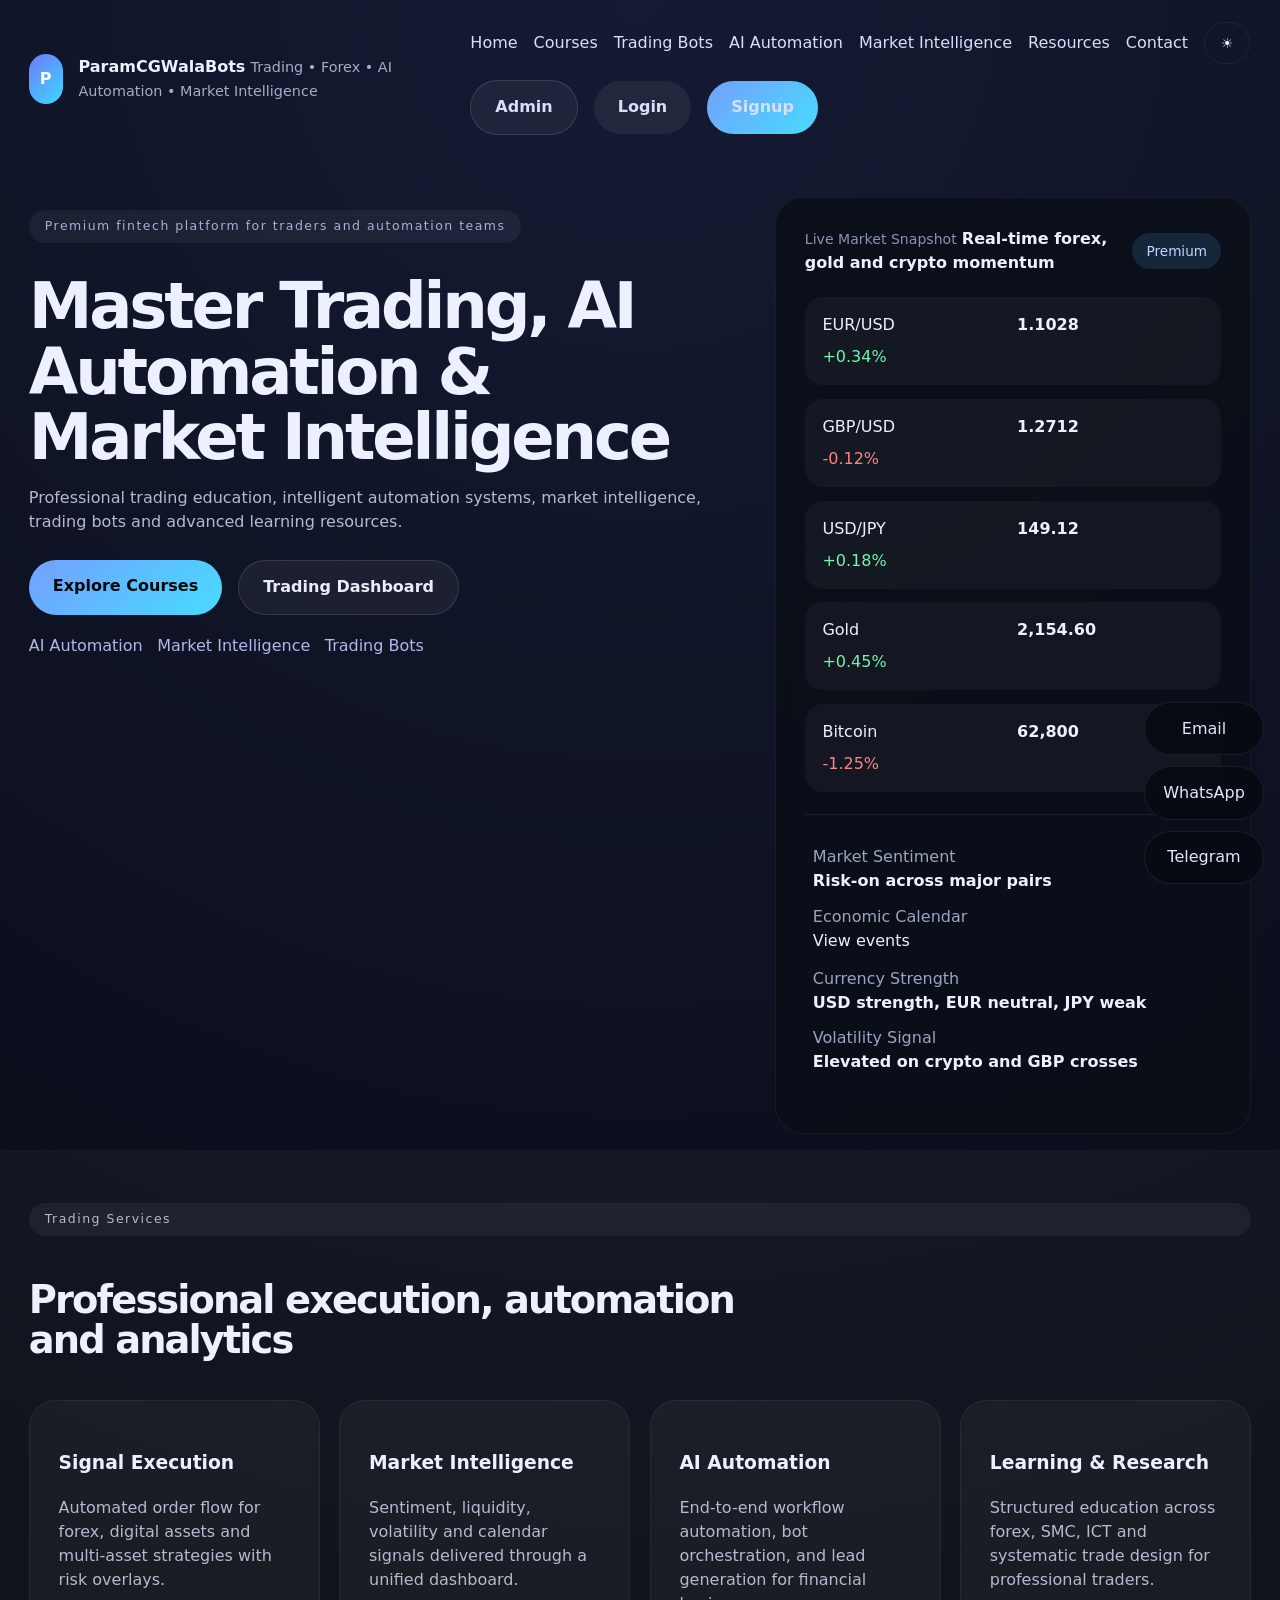
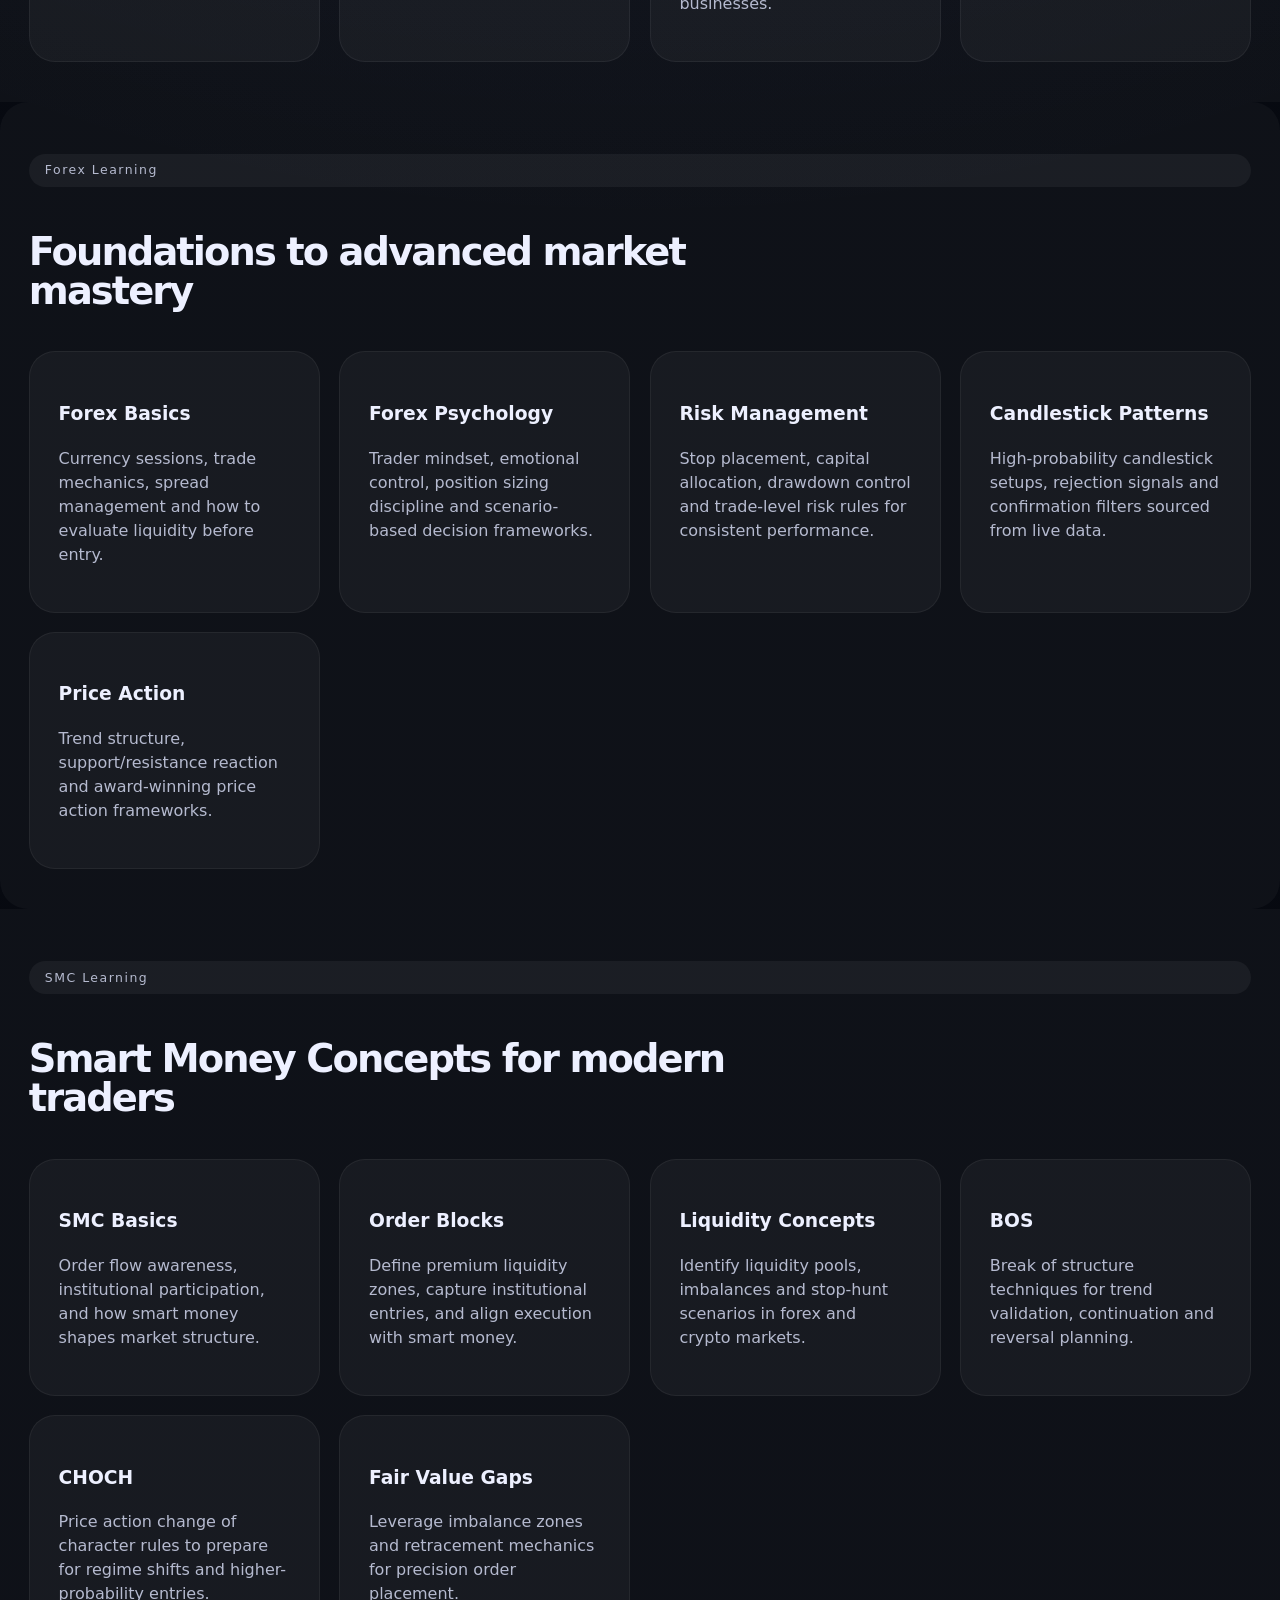
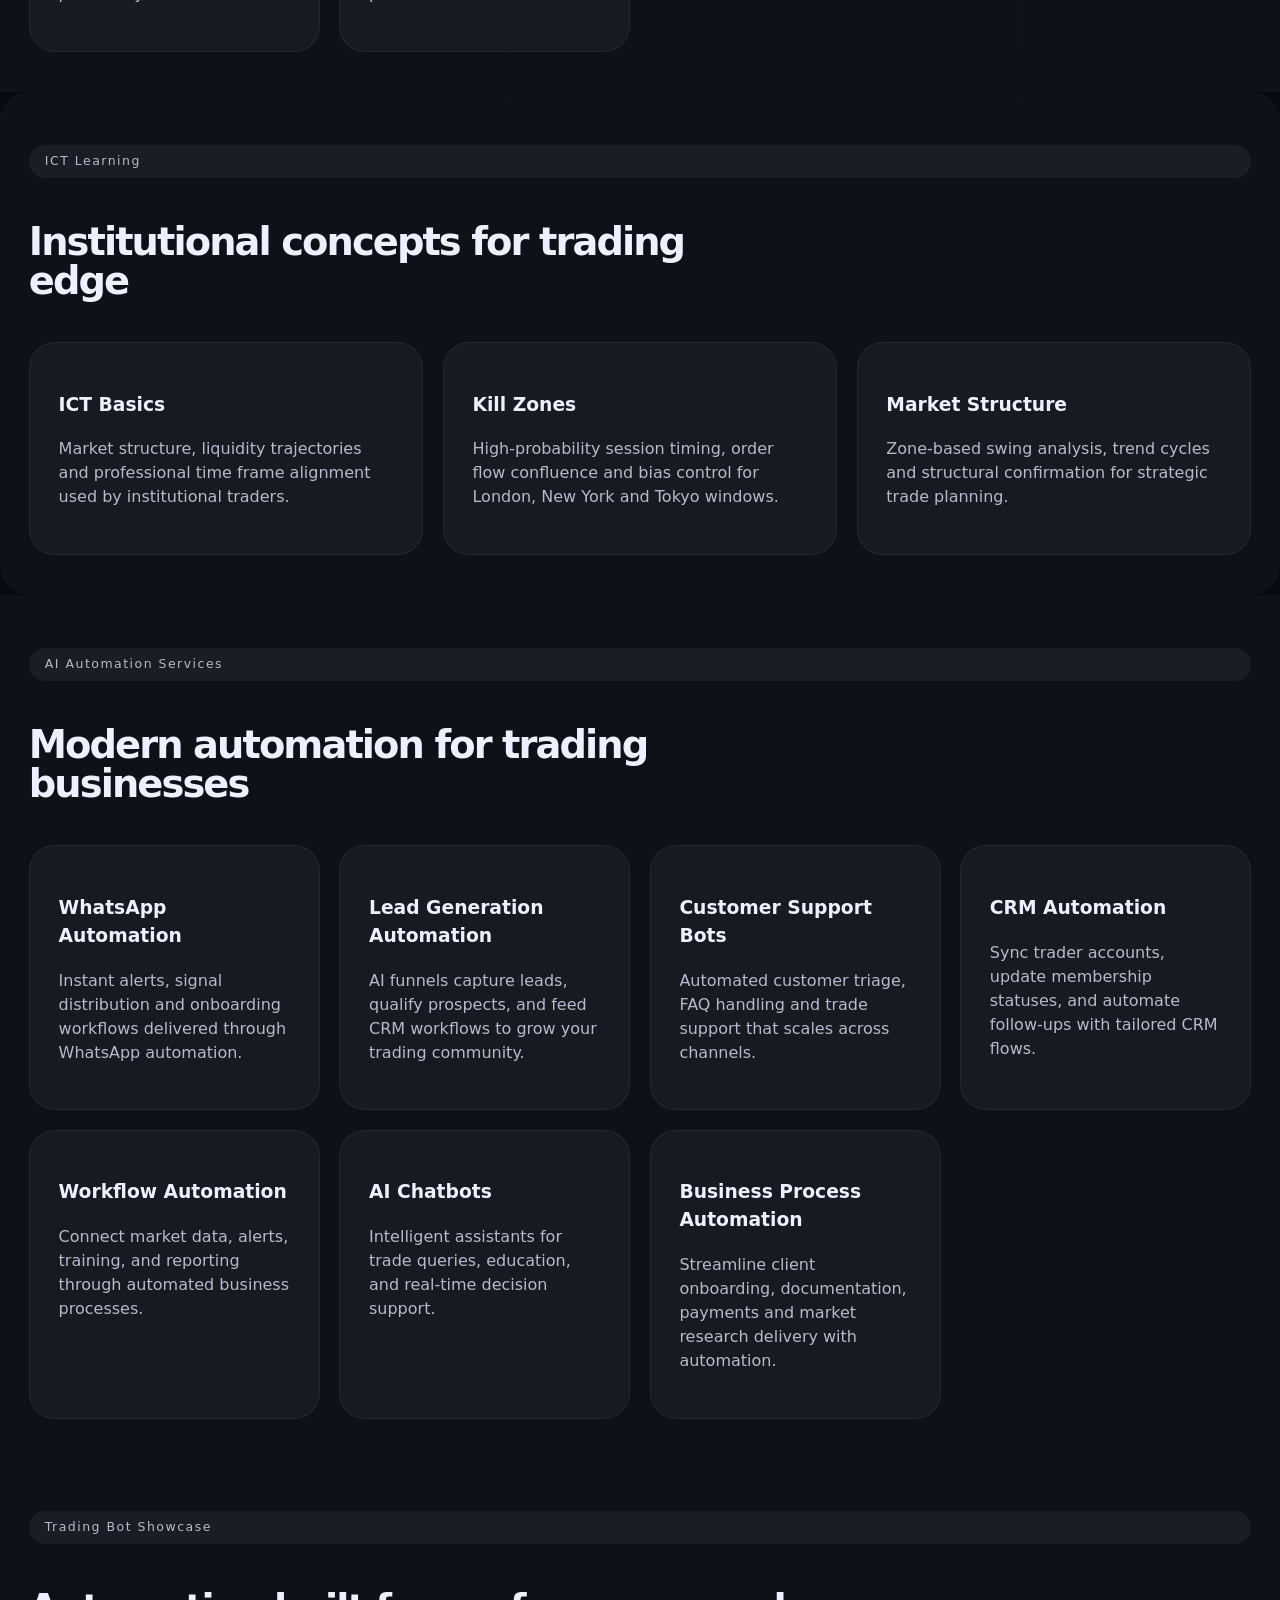
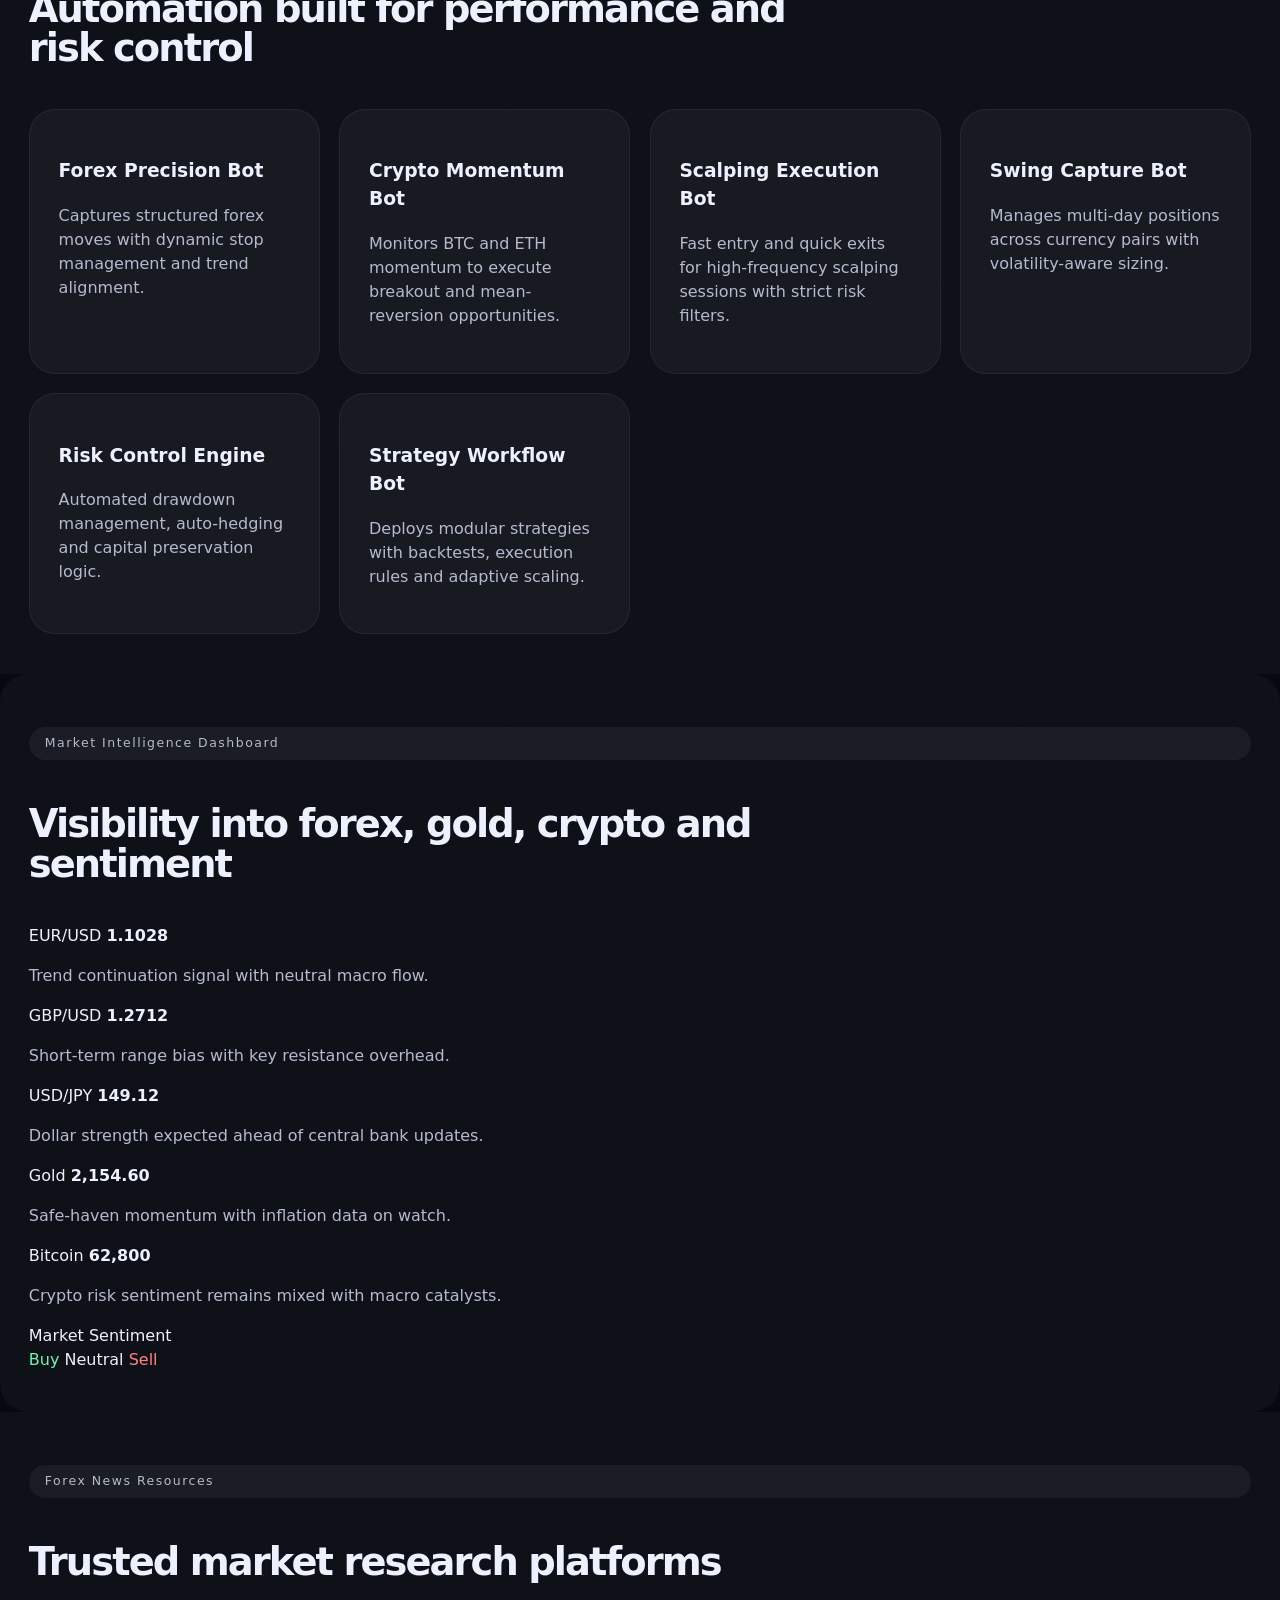
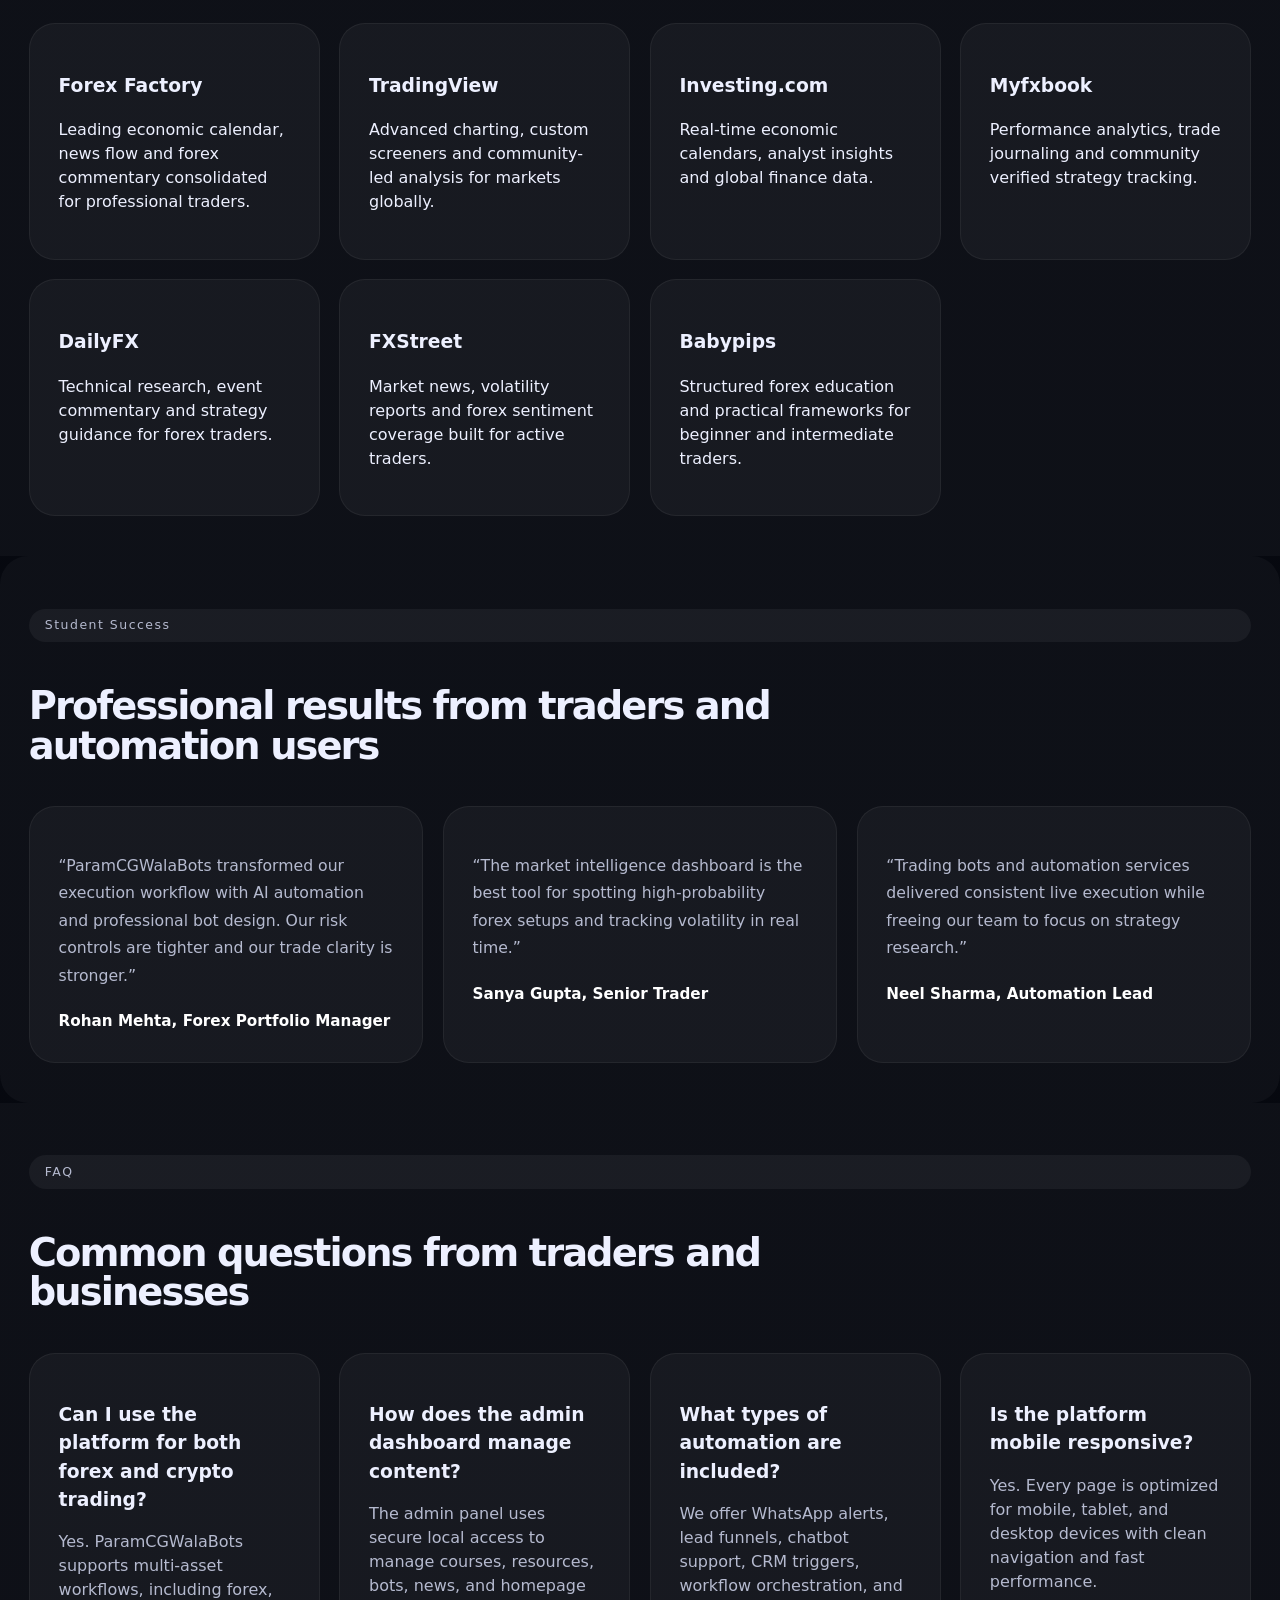
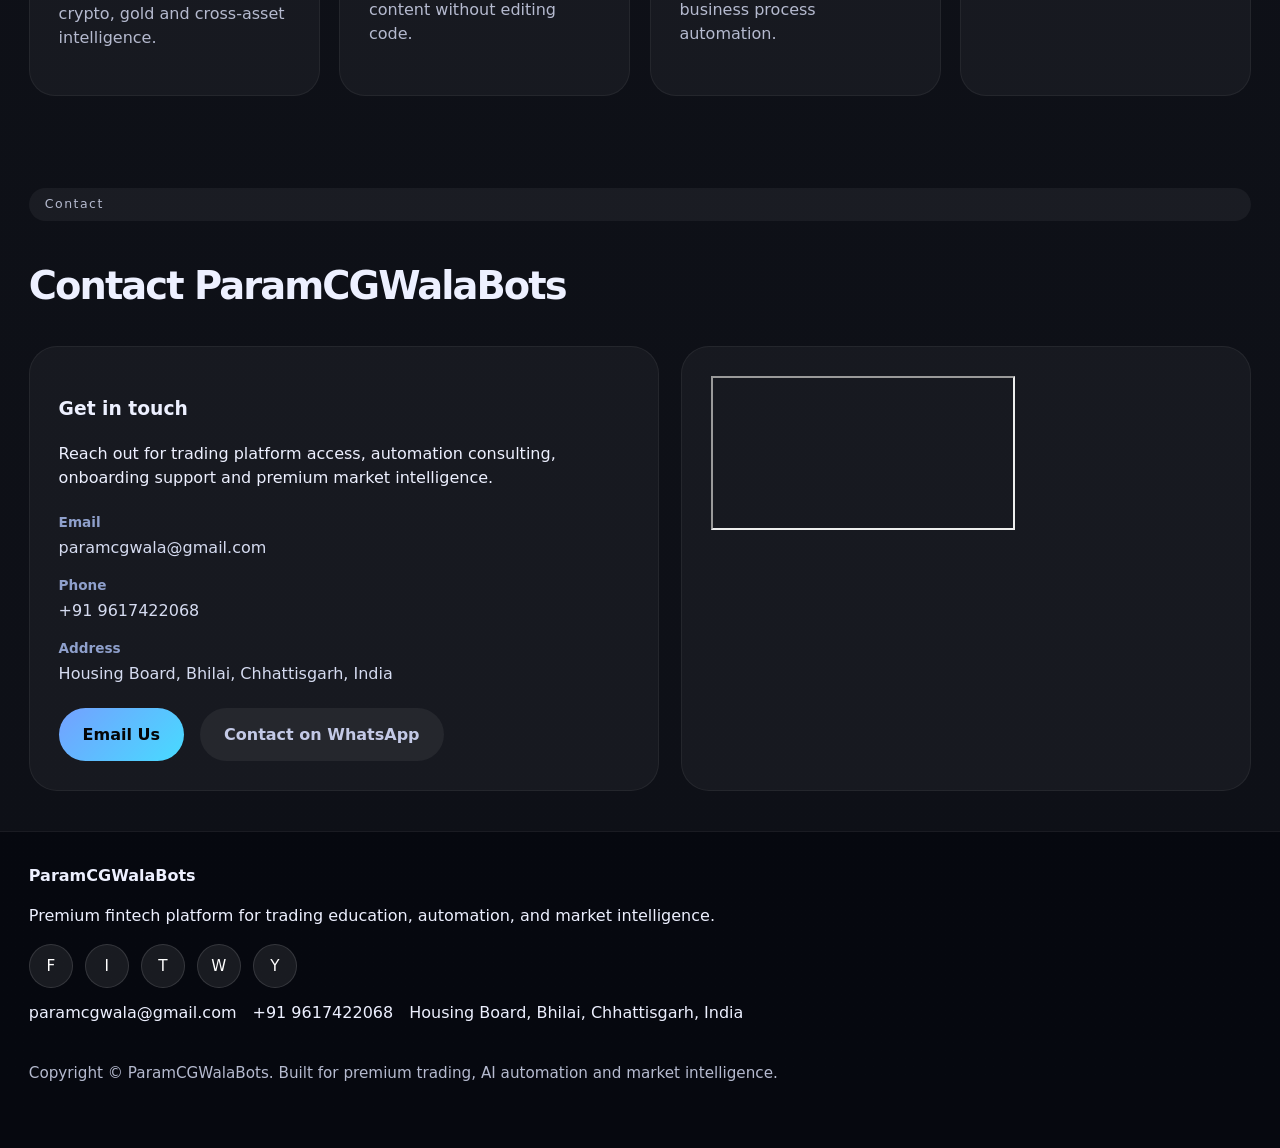
<file: index.html>
<!DOCTYPE html>
<html lang="en">
<head>
  <meta charset="UTF-8" />
  <meta name="viewport" content="width=device-width, initial-scale=1.0" />
  <title>ParamCGWalaBots | Trading, Forex, AI Automation & Market Intelligence</title>
  <meta name="description" content="ParamCGWalaBots is a premium fintech SaaS platform with trading education, AI automation, trading bots, market intelligence and premium resources for professional traders." />
  <meta name="robots" content="index, follow" />
  <meta property="og:title" content="ParamCGWalaBots | Trading, Forex, AI Automation & Market Intelligence" />
  <meta property="og:description" content="A premium fintech platform for trading firms, automation agencies, and professional traders seeking market intelligence, bots, and education." />
  <meta property="og:type" content="website" />
  <meta property="og:url" content="https://paramcgwala.com/" />
  <meta property="og:image" content="https://paramcgwala.com/og-image.png" />
  <link rel="canonical" href="https://paramcgwala.com/" />
  <link rel="stylesheet" href="styles.css" />
</head>
<body>
  <div class="site-shell">
    <header class="topbar">
      <div class="brand">
        <div class="brand-mark">P</div>
        <div>
          <strong>ParamCGWalaBots</strong>
          <span>Trading • Forex • AI Automation • Market Intelligence</span>
        </div>
      </div>
      <button class="hamburger-menu" id="hamburger" aria-label="Toggle navigation menu" aria-expanded="false" aria-controls="nav-menu">
        <span></span>
        <span></span>
        <span></span>
      </button>
      <nav class="nav-links" id="nav-menu">
        <a href="index.html">Home</a>
        <a href="courses.html">Courses</a>
        <a href="trading-bots.html">Trading Bots</a>
        <a href="ai-automation.html">AI Automation</a>
        <a href="intelligence.html">Market Intelligence</a>
        <a href="resources.html">Resources</a>
        <a href="contact.html">Contact</a>
        <button class="theme-toggle" id="theme-toggle" aria-label="Toggle dark/light mode">☀️</button>
        <a class="button button-outline admin-link hidden" href="admin.html">Admin</a>
        <a class="button button-soft" href="login.html">Login</a>
        <a class="button button-primary" href="signup.html">Signup</a>
      </nav>
    </header>

    <main>
      <section class="hero" id="hero">
        <div class="hero-copy">
          <p class="eyebrow">Premium fintech platform for traders and automation teams</p>
          <h1>Master Trading, AI Automation & Market Intelligence</h1>
          <p class="hero-text">ParamCGWalaBots delivers a sophisticated trading experience with education, professional automation, market data, and bot execution designed for active traders and fintech firms.</p>
          <div class="hero-actions">
            <a class="button button-primary" href="courses.html">Explore Courses</a>
            <a class="button button-outline" href="admin.html">Trading Dashboard</a>
          </div>
          <div class="hero-links">
            <a href="ai-automation.html">AI Automation</a>
            <a href="intelligence.html">Market Intelligence</a>
            <a href="trading-bots.html">Trading Bots</a>
          </div>
        </div>
        <aside class="hero-panel">
          <div class="panel-head">
            <div>
              <span class="panel-label">Live Market Snapshot</span>
              <strong>Real-time forex, gold and crypto momentum</strong>
            </div>
            <div class="status-pill">Premium</div>
          </div>
          <div class="ticker-grid">
            <div class="ticker-item">
              <span>EUR/USD</span>
              <strong>1.1028</strong>
              <span class="positive">+0.34%</span>
            </div>
            <div class="ticker-item">
              <span>GBP/USD</span>
              <strong>1.2712</strong>
              <span class="negative">-0.12%</span>
            </div>
            <div class="ticker-item">
              <span>USD/JPY</span>
              <strong>149.12</strong>
              <span class="positive">+0.18%</span>
            </div>
            <div class="ticker-item">
              <span>Gold</span>
              <strong>2,154.60</strong>
              <span class="positive">+0.45%</span>
            </div>
            <div class="ticker-item">
              <span>Bitcoin</span>
              <strong>62,800</strong>
              <span class="negative">-1.25%</span>
            </div>
          </div>
          <div class="market-panel">
            <div class="metric-row">
              <div>
                <span>Market Sentiment</span>
                <strong>Risk-on across major pairs</strong>
              </div>
              <div>
                <span>Economic Calendar</span>
                <a href="https://www.investing.com/economic-calendar/" target="_blank" rel="noopener noreferrer">View events</a>
              </div>
            </div>
            <div class="metric-row">
              <div>
                <span>Currency Strength</span>
                <strong>USD strength, EUR neutral, JPY weak</strong>
              </div>
              <div>
                <span>Volatility Signal</span>
                <strong>Elevated on crypto and GBP crosses</strong>
              </div>
            </div>
          </div>
        </aside>
      </section>

      <section class="section-panel" id="services">
        <div class="section-heading">
          <p class="eyebrow">Trading Services</p>
          <h2>Professional execution, automation and analytics</h2>
        </div>
        <div class="service-grid">
          <article class="service-card">
            <h3>Signal Execution</h3>
            <p>Automated order flow for forex, digital assets and multi-asset strategies with risk overlays.</p>
          </article>
          <article class="service-card">
            <h3>Market Intelligence</h3>
            <p>Sentiment, liquidity, volatility and calendar signals delivered through a unified dashboard.</p>
          </article>
          <article class="service-card">
            <h3>AI Automation</h3>
            <p>End-to-end workflow automation, bot orchestration, and lead generation for financial businesses.</p>
          </article>
          <article class="service-card">
            <h3>Learning & Research</h3>
            <p>Structured education across forex, SMC, ICT and systematic trade design for professional traders.</p>
          </article>
        </div>
      </section>

      <section class="section-panel section-alt" id="forex-learning">
        <div class="section-heading">
          <p class="eyebrow">Forex Learning</p>
          <h2>Foundations to advanced market mastery</h2>
        </div>
        <div class="feature-grid">
          <article class="feature-card">
            <h3>Forex Basics</h3>
            <p>Currency sessions, trade mechanics, spread management and how to evaluate liquidity before entry.</p>
          </article>
          <article class="feature-card">
            <h3>Forex Psychology</h3>
            <p>Trader mindset, emotional control, position sizing discipline and scenario-based decision frameworks.</p>
          </article>
          <article class="feature-card">
            <h3>Risk Management</h3>
            <p>Stop placement, capital allocation, drawdown control and trade-level risk rules for consistent performance.</p>
          </article>
          <article class="feature-card">
            <h3>Candlestick Patterns</h3>
            <p>High-probability candlestick setups, rejection signals and confirmation filters sourced from live data.</p>
          </article>
          <article class="feature-card">
            <h3>Price Action</h3>
            <p>Trend structure, support/resistance reaction and award-winning price action frameworks.</p>
          </article>
        </div>
      </section>

      <section class="section-panel" id="smc-learning">
        <div class="section-heading">
          <p class="eyebrow">SMC Learning</p>
          <h2>Smart Money Concepts for modern traders</h2>
        </div>
        <div class="feature-grid">
          <article class="feature-card">
            <h3>SMC Basics</h3>
            <p>Order flow awareness, institutional participation, and how smart money shapes market structure.</p>
          </article>
          <article class="feature-card">
            <h3>Order Blocks</h3>
            <p>Define premium liquidity zones, capture institutional entries, and align execution with smart money.</p>
          </article>
          <article class="feature-card">
            <h3>Liquidity Concepts</h3>
            <p>Identify liquidity pools, imbalances and stop-hunt scenarios in forex and crypto markets.</p>
          </article>
          <article class="feature-card">
            <h3>BOS</h3>
            <p>Break of structure techniques for trend validation, continuation and reversal planning.</p>
          </article>
          <article class="feature-card">
            <h3>CHOCH</h3>
            <p>Price action change of character rules to prepare for regime shifts and higher-probability entries.</p>
          </article>
          <article class="feature-card">
            <h3>Fair Value Gaps</h3>
            <p>Leverage imbalance zones and retracement mechanics for precision order placement.</p>
          </article>
        </div>
      </section>

      <section class="section-panel section-alt" id="ict-learning">
        <div class="section-heading">
          <p class="eyebrow">ICT Learning</p>
          <h2>Institutional concepts for trading edge</h2>
        </div>
        <div class="feature-grid">
          <article class="feature-card">
            <h3>ICT Basics</h3>
            <p>Market structure, liquidity trajectories and professional time frame alignment used by institutional traders.</p>
          </article>
          <article class="feature-card">
            <h3>Kill Zones</h3>
            <p>High-probability session timing, order flow confluence and bias control for London, New York and Tokyo windows.</p>
          </article>
          <article class="feature-card">
            <h3>Market Structure</h3>
            <p>Zone-based swing analysis, trend cycles and structural confirmation for strategic trade planning.</p>
          </article>
        </div>
      </section>

      <section class="section-panel" id="ai-services">
        <div class="section-heading">
          <p class="eyebrow">AI Automation Services</p>
          <h2>Modern automation for trading businesses</h2>
        </div>
        <div class="service-grid">
          <article class="service-card">
            <h3>WhatsApp Automation</h3>
            <p>Instant alerts, signal distribution and onboarding workflows delivered through WhatsApp automation.</p>
          </article>
          <article class="service-card">
            <h3>Lead Generation Automation</h3>
            <p>AI funnels capture leads, qualify prospects, and feed CRM workflows to grow your trading community.</p>
          </article>
          <article class="service-card">
            <h3>Customer Support Bots</h3>
            <p>Automated customer triage, FAQ handling and trade support that scales across channels.</p>
          </article>
          <article class="service-card">
            <h3>CRM Automation</h3>
            <p>Sync trader accounts, update membership statuses, and automate follow-ups with tailored CRM flows.</p>
          </article>
          <article class="service-card">
            <h3>Workflow Automation</h3>
            <p>Connect market data, alerts, training, and reporting through automated business processes.</p>
          </article>
          <article class="service-card">
            <h3>AI Chatbots</h3>
            <p>Intelligent assistants for trade queries, education, and real-time decision support.</p>
          </article>
          <article class="service-card">
            <h3>Business Process Automation</h3>
            <p>Streamline client onboarding, documentation, payments and market research delivery with automation.</p>
          </article>
        </div>
      </section>

      <section class="section-panel" id="bot-showcase">
        <div class="section-heading">
          <p class="eyebrow">Trading Bot Showcase</p>
          <h2>Automation built for performance and risk control</h2>
        </div>
        <div class="bot-grid">
          <article class="bot-card">
            <h3>Forex Precision Bot</h3>
            <p>Captures structured forex moves with dynamic stop management and trend alignment.</p>
          </article>
          <article class="bot-card">
            <h3>Crypto Momentum Bot</h3>
            <p>Monitors BTC and ETH momentum to execute breakout and mean-reversion opportunities.</p>
          </article>
          <article class="bot-card">
            <h3>Scalping Execution Bot</h3>
            <p>Fast entry and quick exits for high-frequency scalping sessions with strict risk filters.</p>
          </article>
          <article class="bot-card">
            <h3>Swing Capture Bot</h3>
            <p>Manages multi-day positions across currency pairs with volatility-aware sizing.</p>
          </article>
          <article class="bot-card">
            <h3>Risk Control Engine</h3>
            <p>Automated drawdown management, auto-hedging and capital preservation logic.</p>
          </article>
          <article class="bot-card">
            <h3>Strategy Workflow Bot</h3>
            <p>Deploys modular strategies with backtests, execution rules and adaptive scaling.</p>
          </article>
        </div>
      </section>

      <section class="section-panel section-alt" id="market-dashboard">
        <div class="section-heading">
          <p class="eyebrow">Market Intelligence Dashboard</p>
          <h2>Visibility into forex, gold, crypto and sentiment</h2>
        </div>
        <div class="dashboard-grid">
          <div class="dashboard-card">
            <span>EUR/USD</span>
            <strong>1.1028</strong>
            <p>Trend continuation signal with neutral macro flow.</p>
          </div>
          <div class="dashboard-card">
            <span>GBP/USD</span>
            <strong>1.2712</strong>
            <p>Short-term range bias with key resistance overhead.</p>
          </div>
          <div class="dashboard-card">
            <span>USD/JPY</span>
            <strong>149.12</strong>
            <p>Dollar strength expected ahead of central bank updates.</p>
          </div>
          <div class="dashboard-card">
            <span>Gold</span>
            <strong>2,154.60</strong>
            <p>Safe-haven momentum with inflation data on watch.</p>
          </div>
          <div class="dashboard-card">
            <span>Bitcoin</span>
            <strong>62,800</strong>
            <p>Crypto risk sentiment remains mixed with macro catalysts.</p>
          </div>
          <div class="dashboard-card chart-card">
            <span>Market Sentiment</span>
            <div class="sentiment-bar">
              <span class="sentiment-item positive">Buy</span>
              <span class="sentiment-item neutral">Neutral</span>
              <span class="sentiment-item negative">Sell</span>
            </div>
          </div>
        </div>
      </section>

      <section class="section-panel" id="news-resources">
        <div class="section-heading">
          <p class="eyebrow">Forex News Resources</p>
          <h2>Trusted market research platforms</h2>
        </div>
        <div class="resource-grid">
          <a class="resource-card" href="https://www.forexfactory.com" target="_blank" rel="noopener noreferrer">
            <h3>Forex Factory</h3>
            <p>Leading economic calendar, news flow and forex commentary consolidated for professional traders.</p>
          </a>
          <a class="resource-card" href="https://www.tradingview.com" target="_blank" rel="noopener noreferrer">
            <h3>TradingView</h3>
            <p>Advanced charting, custom screeners and community-led analysis for markets globally.</p>
          </a>
          <a class="resource-card" href="https://www.investing.com" target="_blank" rel="noopener noreferrer">
            <h3>Investing.com</h3>
            <p>Real-time economic calendars, analyst insights and global finance data.</p>
          </a>
          <a class="resource-card" href="https://www.myfxbook.com" target="_blank" rel="noopener noreferrer">
            <h3>Myfxbook</h3>
            <p>Performance analytics, trade journaling and community verified strategy tracking.</p>
          </a>
          <a class="resource-card" href="https://www.dailyfx.com" target="_blank" rel="noopener noreferrer">
            <h3>DailyFX</h3>
            <p>Technical research, event commentary and strategy guidance for forex traders.</p>
          </a>
          <a class="resource-card" href="https://www.fxstreet.com" target="_blank" rel="noopener noreferrer">
            <h3>FXStreet</h3>
            <p>Market news, volatility reports and forex sentiment coverage built for active traders.</p>
          </a>
          <a class="resource-card" href="https://www.babypips.com" target="_blank" rel="noopener noreferrer">
            <h3>Babypips</h3>
            <p>Structured forex education and practical frameworks for beginner and intermediate traders.</p>
          </a>
        </div>
      </section>

      <section class="section-panel section-alt" id="student-success">
        <div class="section-heading">
          <p class="eyebrow">Student Success</p>
          <h2>Professional results from traders and automation users</h2>
        </div>
        <div class="testimonial-grid">
          <article class="testimonial-card">
            <p>“ParamCGWalaBots transformed our execution workflow with AI automation and professional bot design. Our risk controls are tighter and our trade clarity is stronger.”</p>
            <strong>Rohan Mehta, Forex Portfolio Manager</strong>
          </article>
          <article class="testimonial-card">
            <p>“The market intelligence dashboard is the best tool for spotting high-probability forex setups and tracking volatility in real time.”</p>
            <strong>Sanya Gupta, Senior Trader</strong>
          </article>
          <article class="testimonial-card">
            <p>“Trading bots and automation services delivered consistent live execution while freeing our team to focus on strategy research.”</p>
            <strong>Neel Sharma, Automation Lead</strong>
          </article>
        </div>
      </section>

      <section class="section-panel" id="faq">
        <div class="section-heading">
          <p class="eyebrow">FAQ</p>
          <h2>Common questions from traders and businesses</h2>
        </div>
        <div class="faq-grid">
          <article class="faq-card">
            <h3>Can I use the platform for both forex and crypto trading?</h3>
            <p>Yes. ParamCGWalaBots supports multi-asset workflows, including forex, crypto, gold and cross-asset intelligence.</p>
          </article>
          <article class="faq-card">
            <h3>How does the admin dashboard manage content?</h3>
            <p>The admin panel uses secure local access to manage courses, resources, bots, news, and homepage content without editing code.</p>
          </article>
          <article class="faq-card">
            <h3>What types of automation are included?</h3>
            <p>We offer WhatsApp alerts, lead funnels, chatbot support, CRM triggers, workflow orchestration, and business process automation.</p>
          </article>
          <article class="faq-card">
            <h3>Is the platform mobile responsive?</h3>
            <p>Yes. Every page is optimized for mobile, tablet, and desktop devices with clean navigation and fast performance.</p>
          </article>
        </div>
      </section>

      <section class="section-panel contact-section" id="contact">
        <div class="section-heading">
          <p class="eyebrow">Contact</p>
          <h2>Contact ParamCGWalaBots</h2>
        </div>
        <div class="contact-grid">
          <div class="contact-card contact-details">
            <h3>Get in touch</h3>
            <p>Reach out for trading platform access, automation consulting, onboarding support and premium market intelligence.</p>
            <div class="contact-meta">
              <div><strong>Email</strong><a href="mailto:paramcgwala@gmail.com">paramcgwala@gmail.com</a></div>
              <div><strong>Phone</strong><a href="tel:+919617422068">+91 9617422068</a></div>
              <div><strong>Address</strong><span>Housing Board, Bhilai, Chhattisgarh, India</span></div>
            </div>
            <div class="contact-actions">
              <a class="button button-primary" href="mailto:paramcgwala@gmail.com">Email Us</a>
              <a class="button button-soft" href="https://wa.me/919617422068" target="_blank" rel="noopener noreferrer">Contact on WhatsApp</a>
            </div>
          </div>
          <div class="contact-card contact-map">
            <iframe title="Bhilai Location" src="https://www.google.com/maps?q=Bhilai,+Chhattisgarh,+India&output=embed" loading="lazy"></iframe>
          </div>
        </div>
      </section>
    </main>

    <footer class="site-footer compact-footer">
      <div class="footer-actions">
        <div>
          <strong>ParamCGWalaBots</strong>
          <p>Premium fintech platform for trading education, automation, and market intelligence.</p>
          <div class="social-icons">
            <a href="https://www.facebook.com/profile.php?id=61590147527192" target="_blank" rel="noopener noreferrer" aria-label="Facebook">F</a>
            <a href="https://www.instagram.com/paramcgwala023/" target="_blank" rel="noopener noreferrer" aria-label="Instagram">I</a>
            <a href="https://web.telegram.org/k/" target="_blank" rel="noopener noreferrer" aria-label="Telegram">T</a>
            <a href="https://wa.me/919617422068" target="_blank" rel="noopener noreferrer" aria-label="WhatsApp">W</a>
            <a href="https://www.youtube.com/shorts/gkRGRU7svdE" target="_blank" rel="noopener noreferrer" aria-label="YouTube">Y</a>
          </div>
        </div>
        <div class="footer-links">
          <a class="footer-email" href="mailto:paramcgwala@gmail.com">paramcgwala@gmail.com</a>
          <a class="footer-phone" href="tel:+919617422068">+91 9617422068</a>
          <span class="footer-address">Housing Board, Bhilai, Chhattisgarh, India</span>
        </div>
      </div>
      <div class="footer-meta">
        <p>Copyright © ParamCGWalaBots. Built for premium trading, AI automation and market intelligence.</p>
      </div>
    </footer>
  </div>
  <div class="float-contact">
    <a href="mailto:paramcgwala@gmail.com">Email</a>
    <a href="https://wa.me/919617422068" target="_blank" rel="noopener noreferrer">WhatsApp</a>
    <a href="https://web.telegram.org/k/" target="_blank" rel="noopener noreferrer">Telegram</a>
  </div>
  <script src="app.js" defer></script>
</body>
</html>
</file>
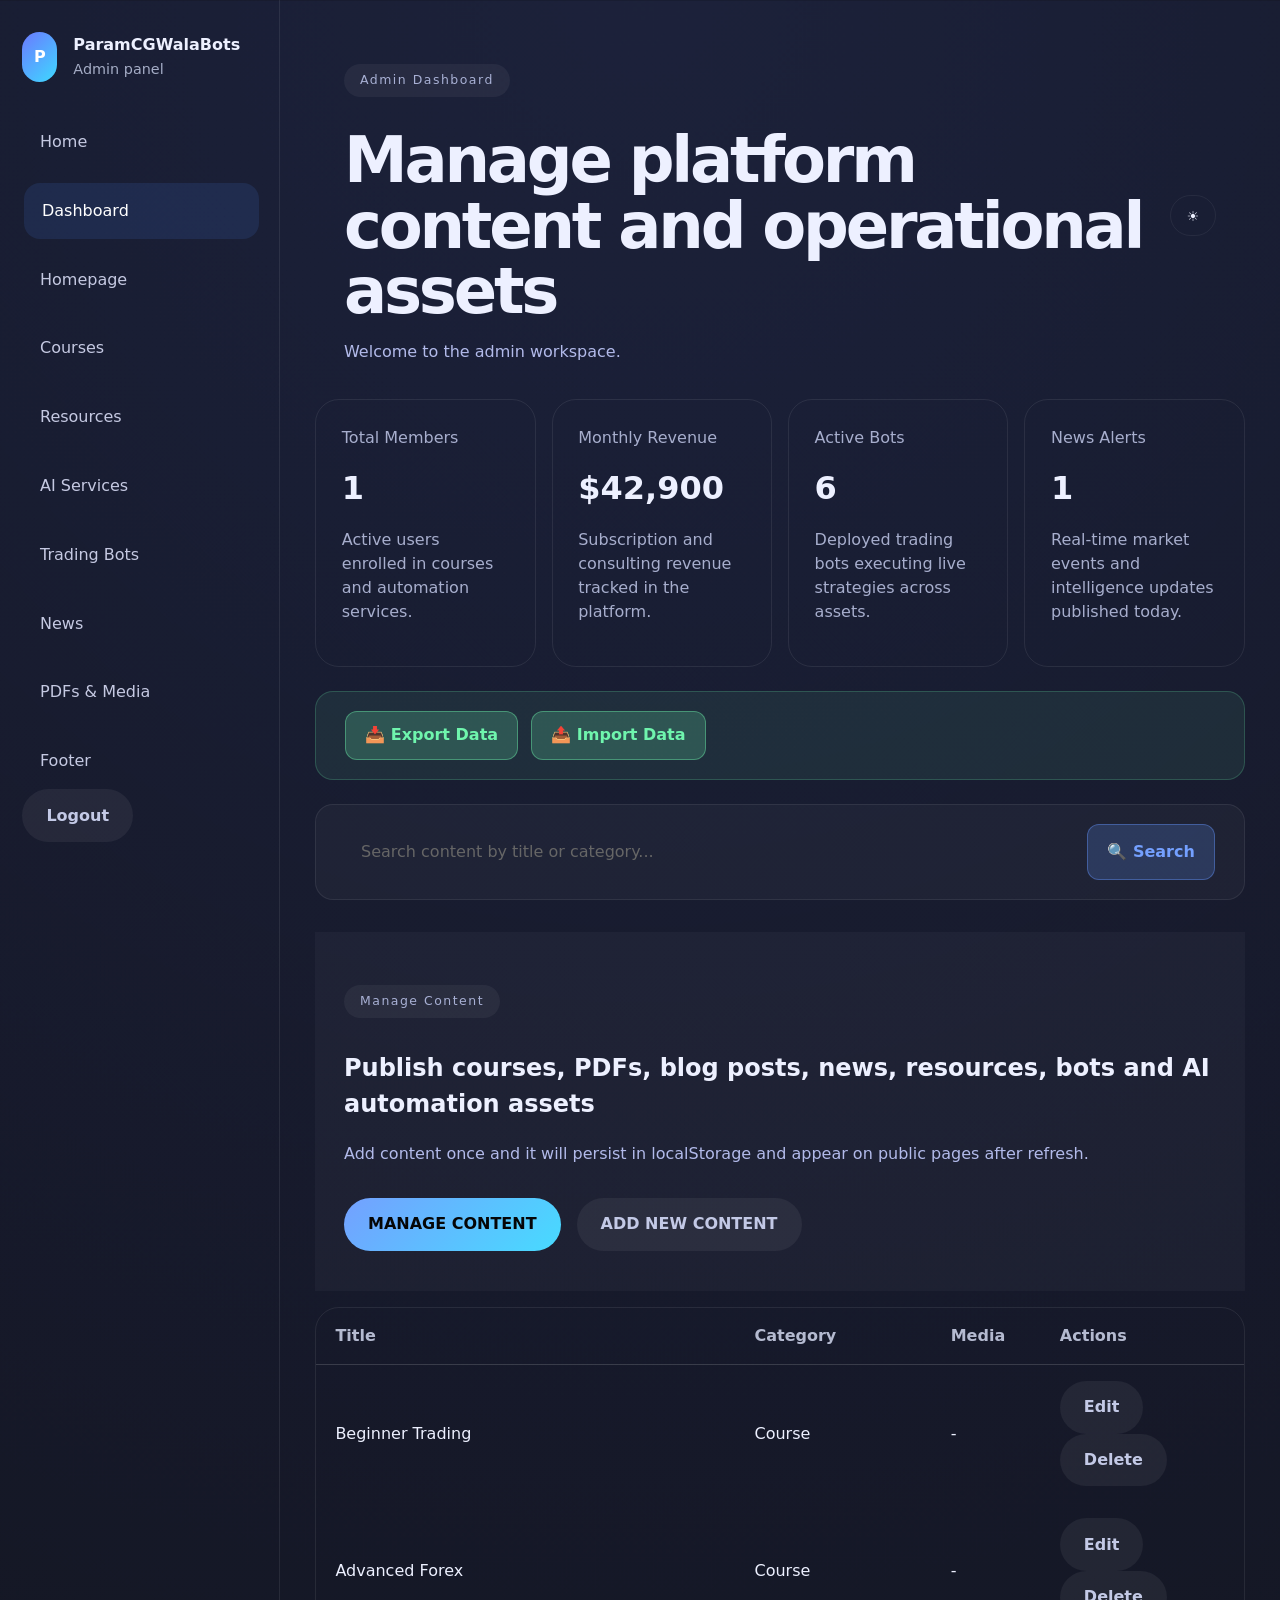
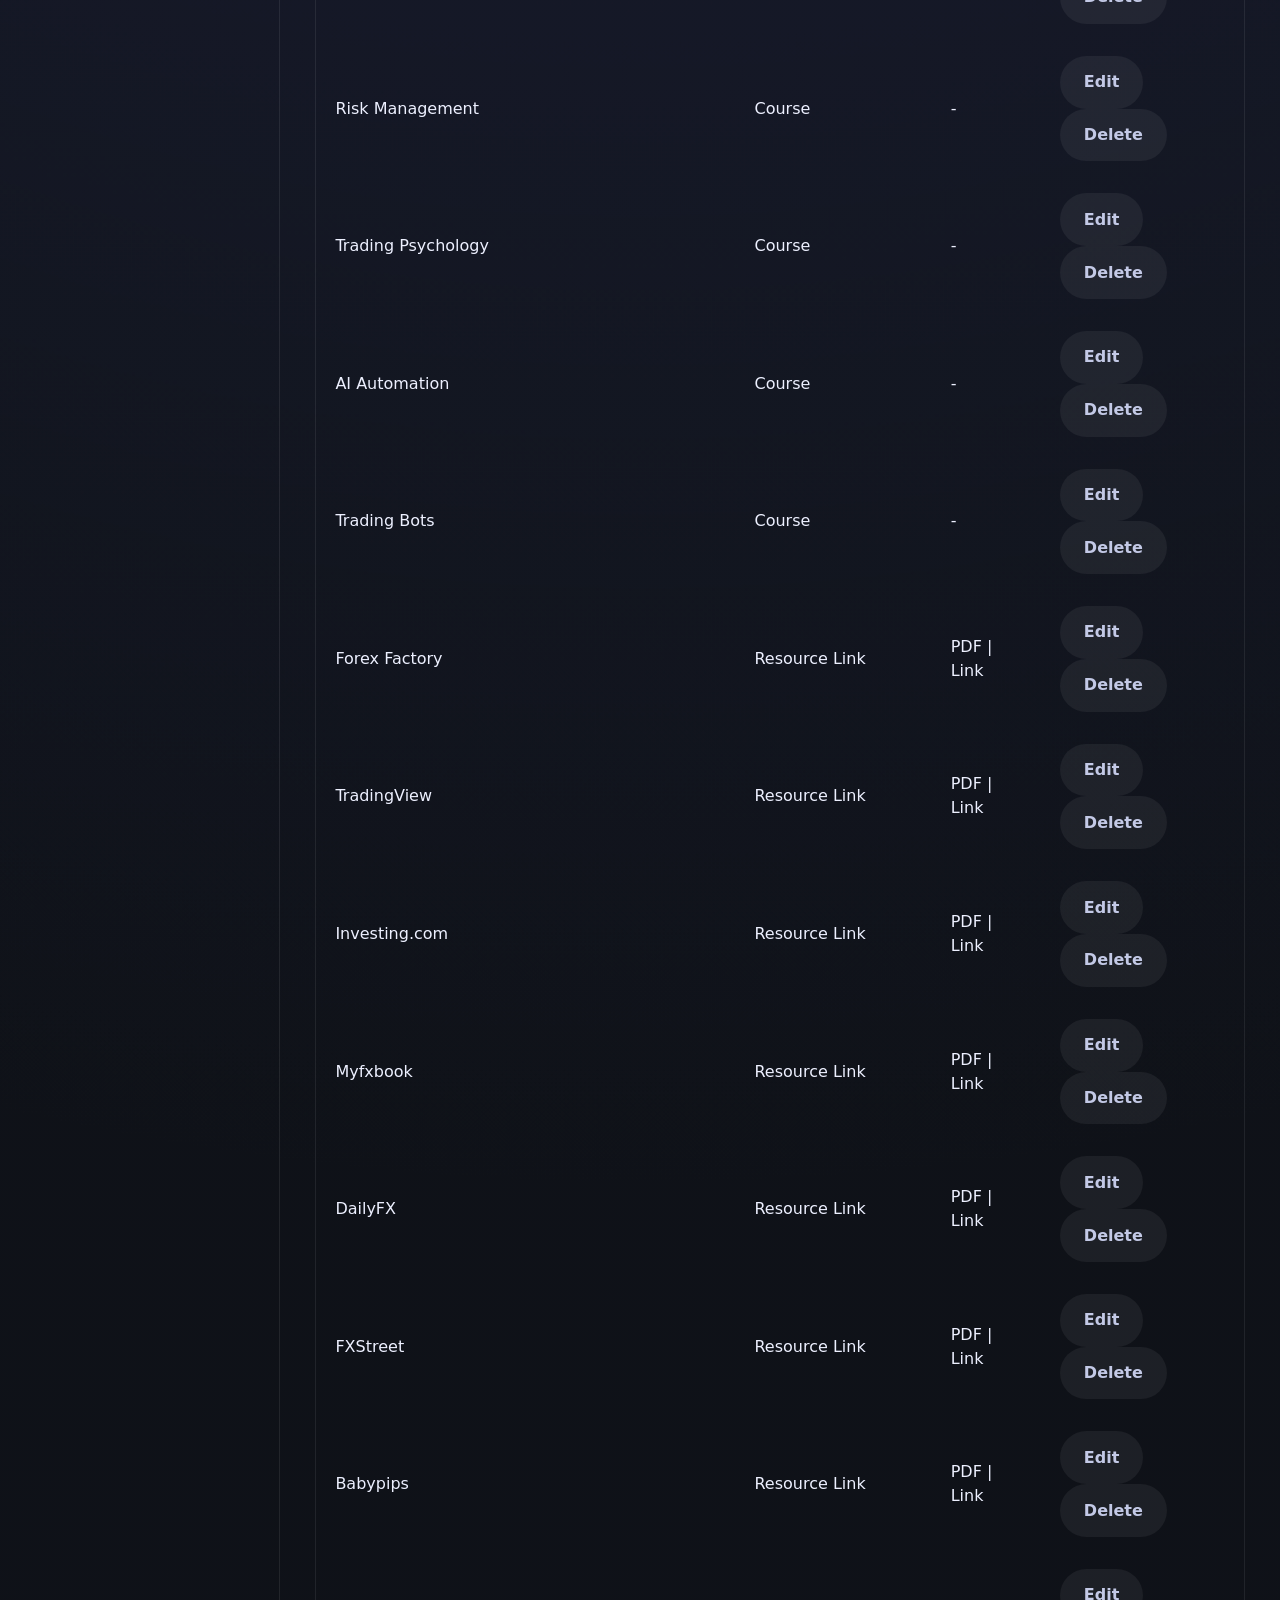
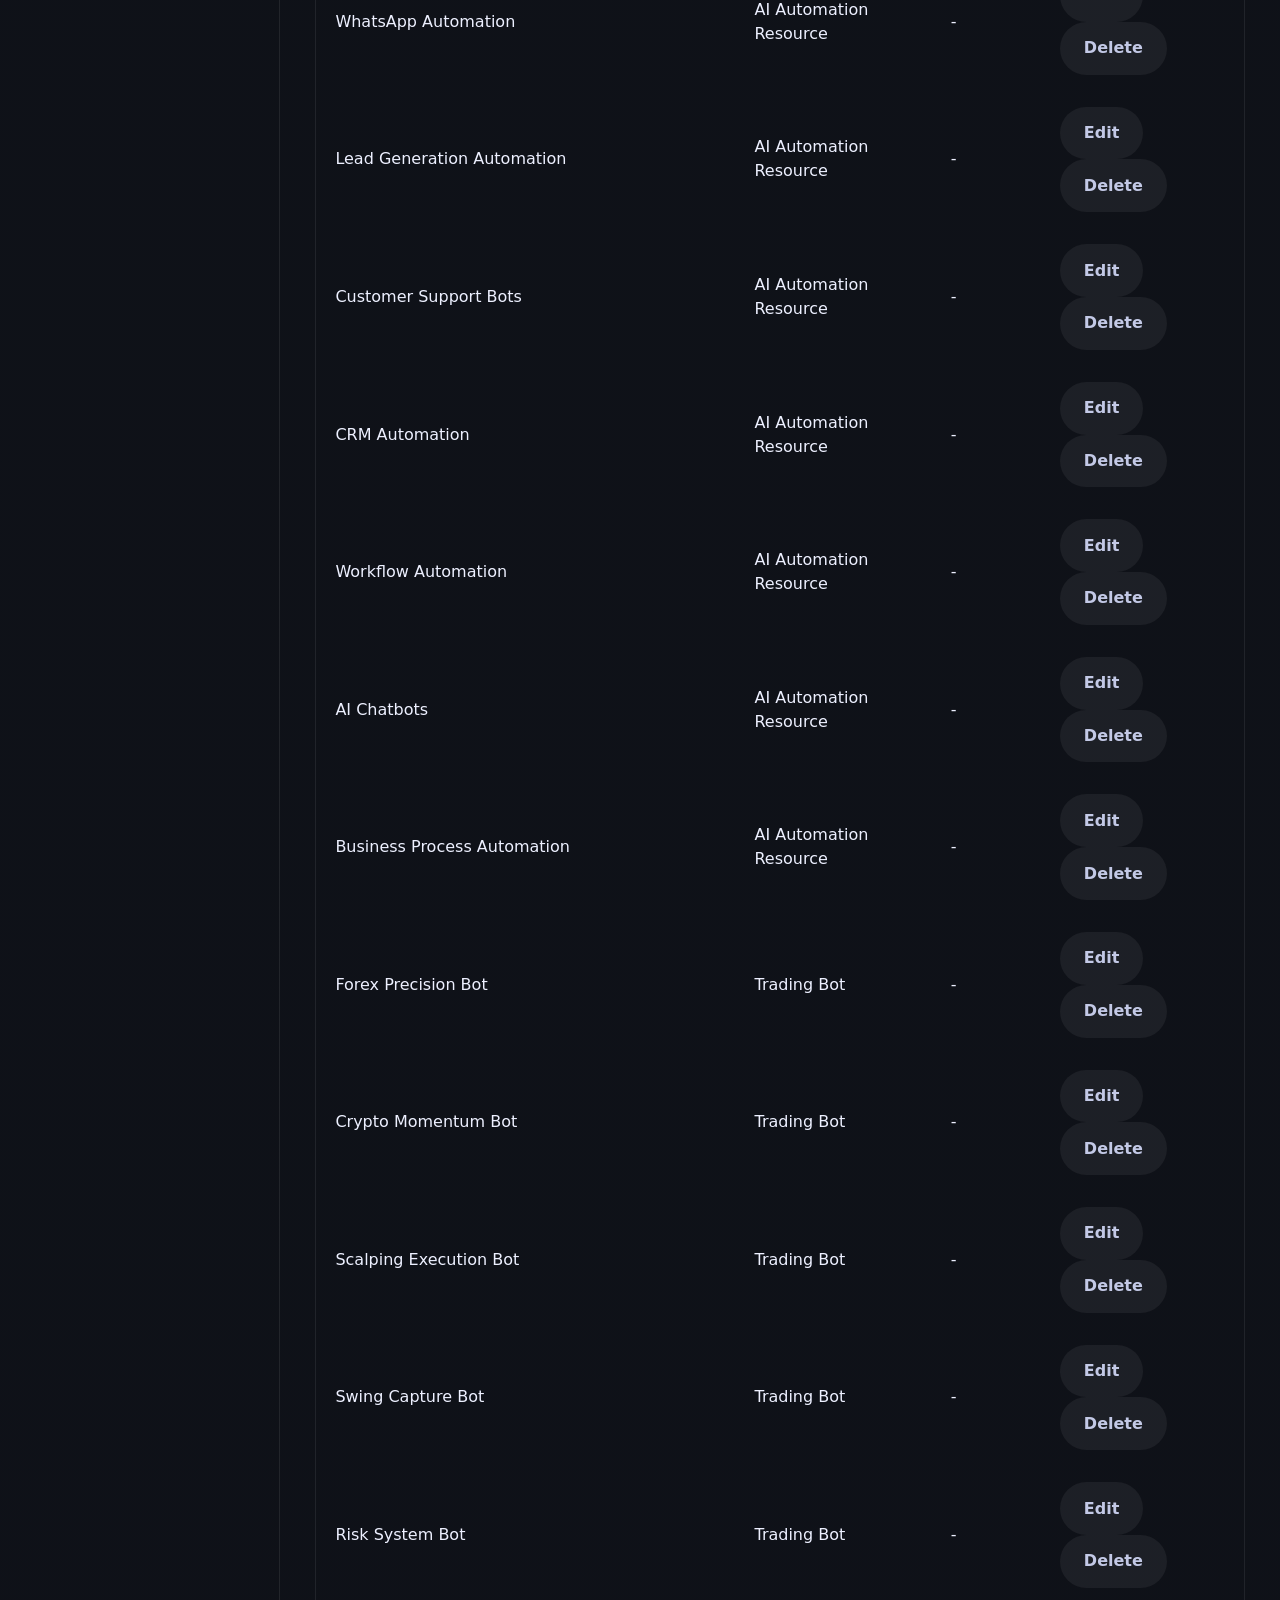
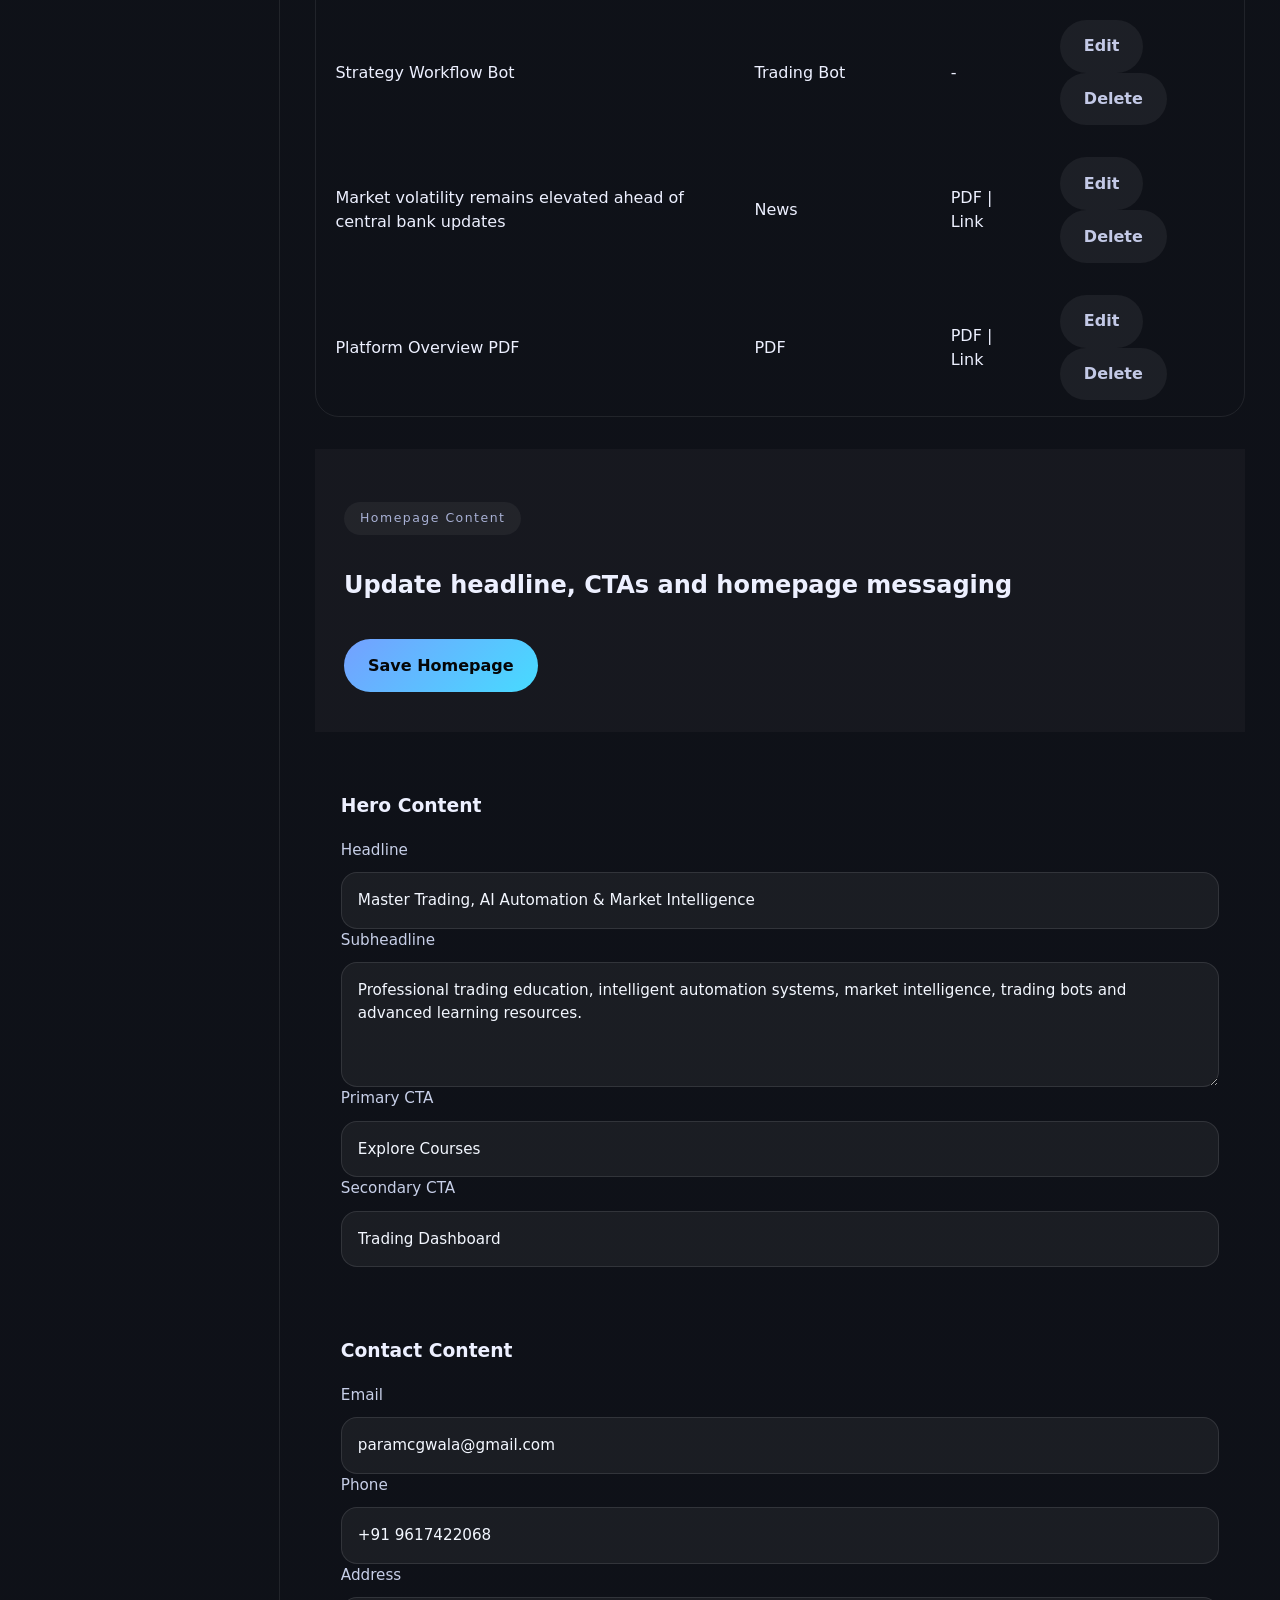
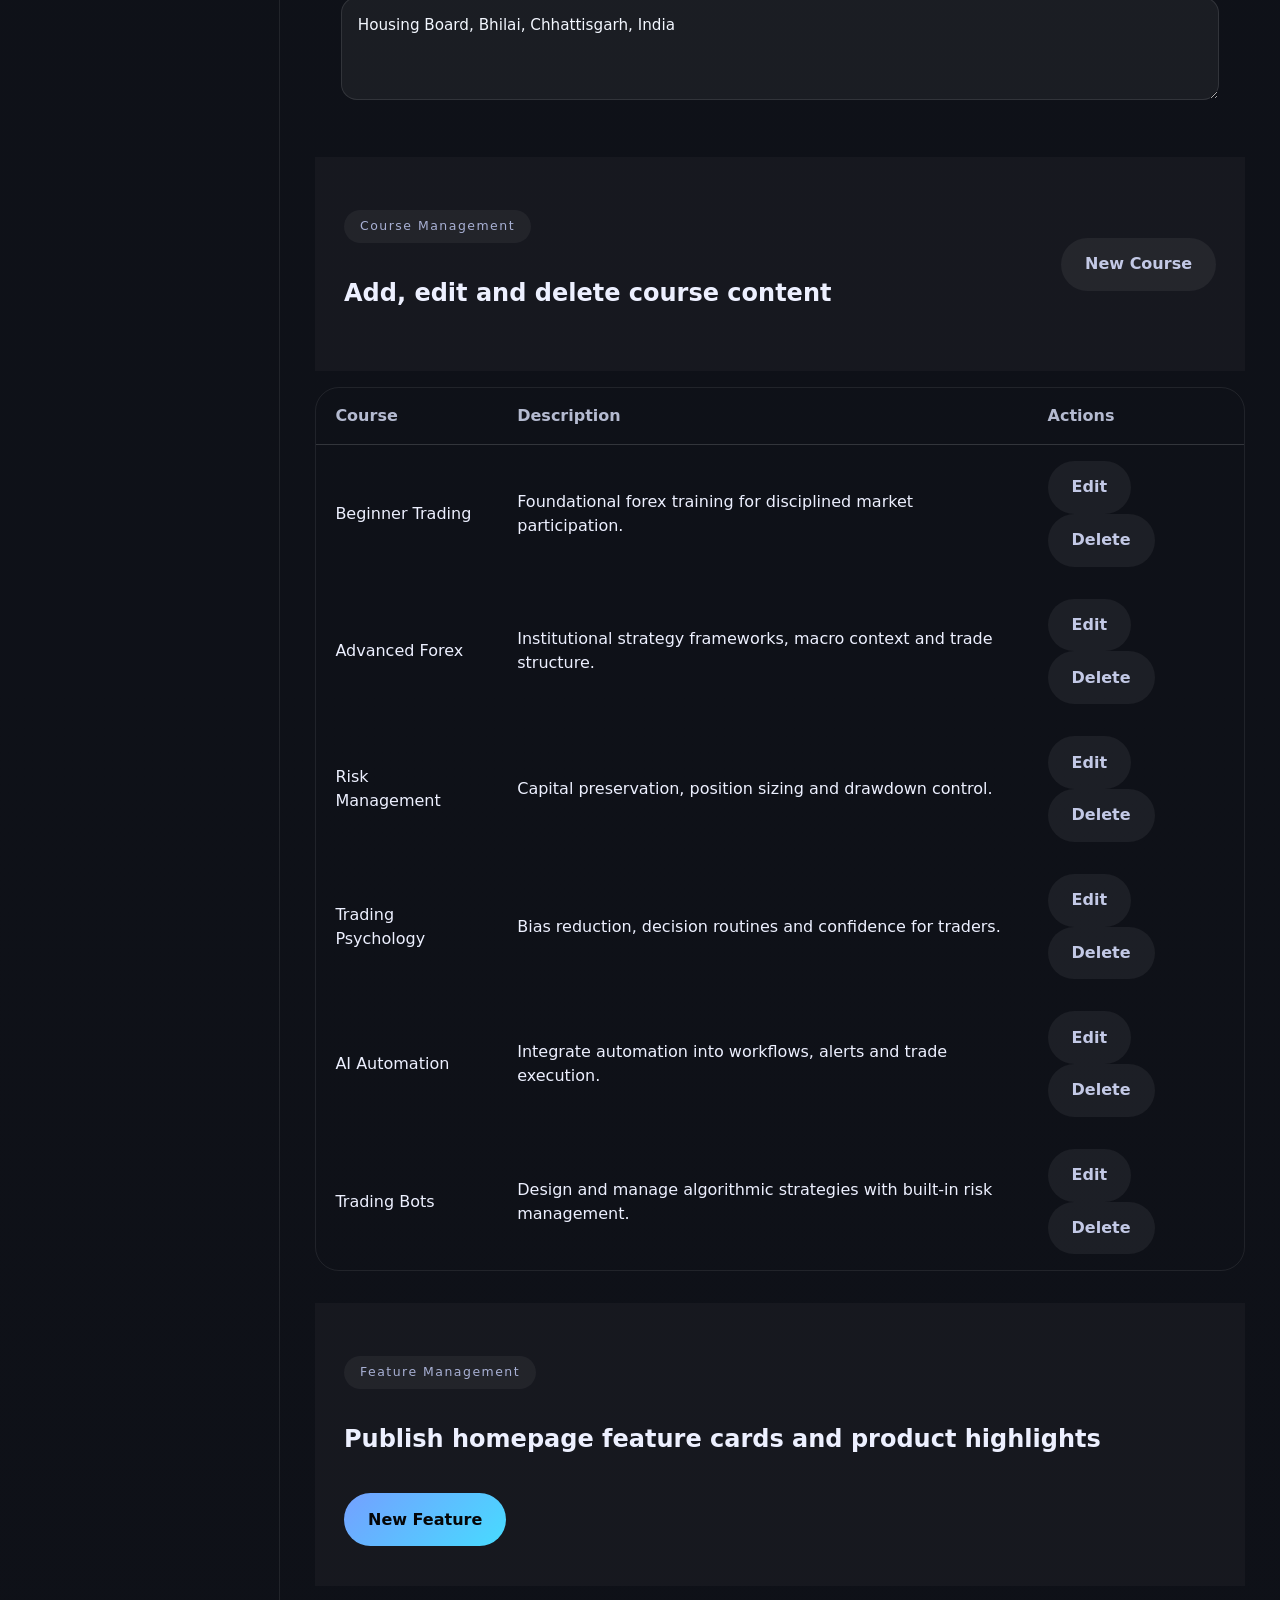
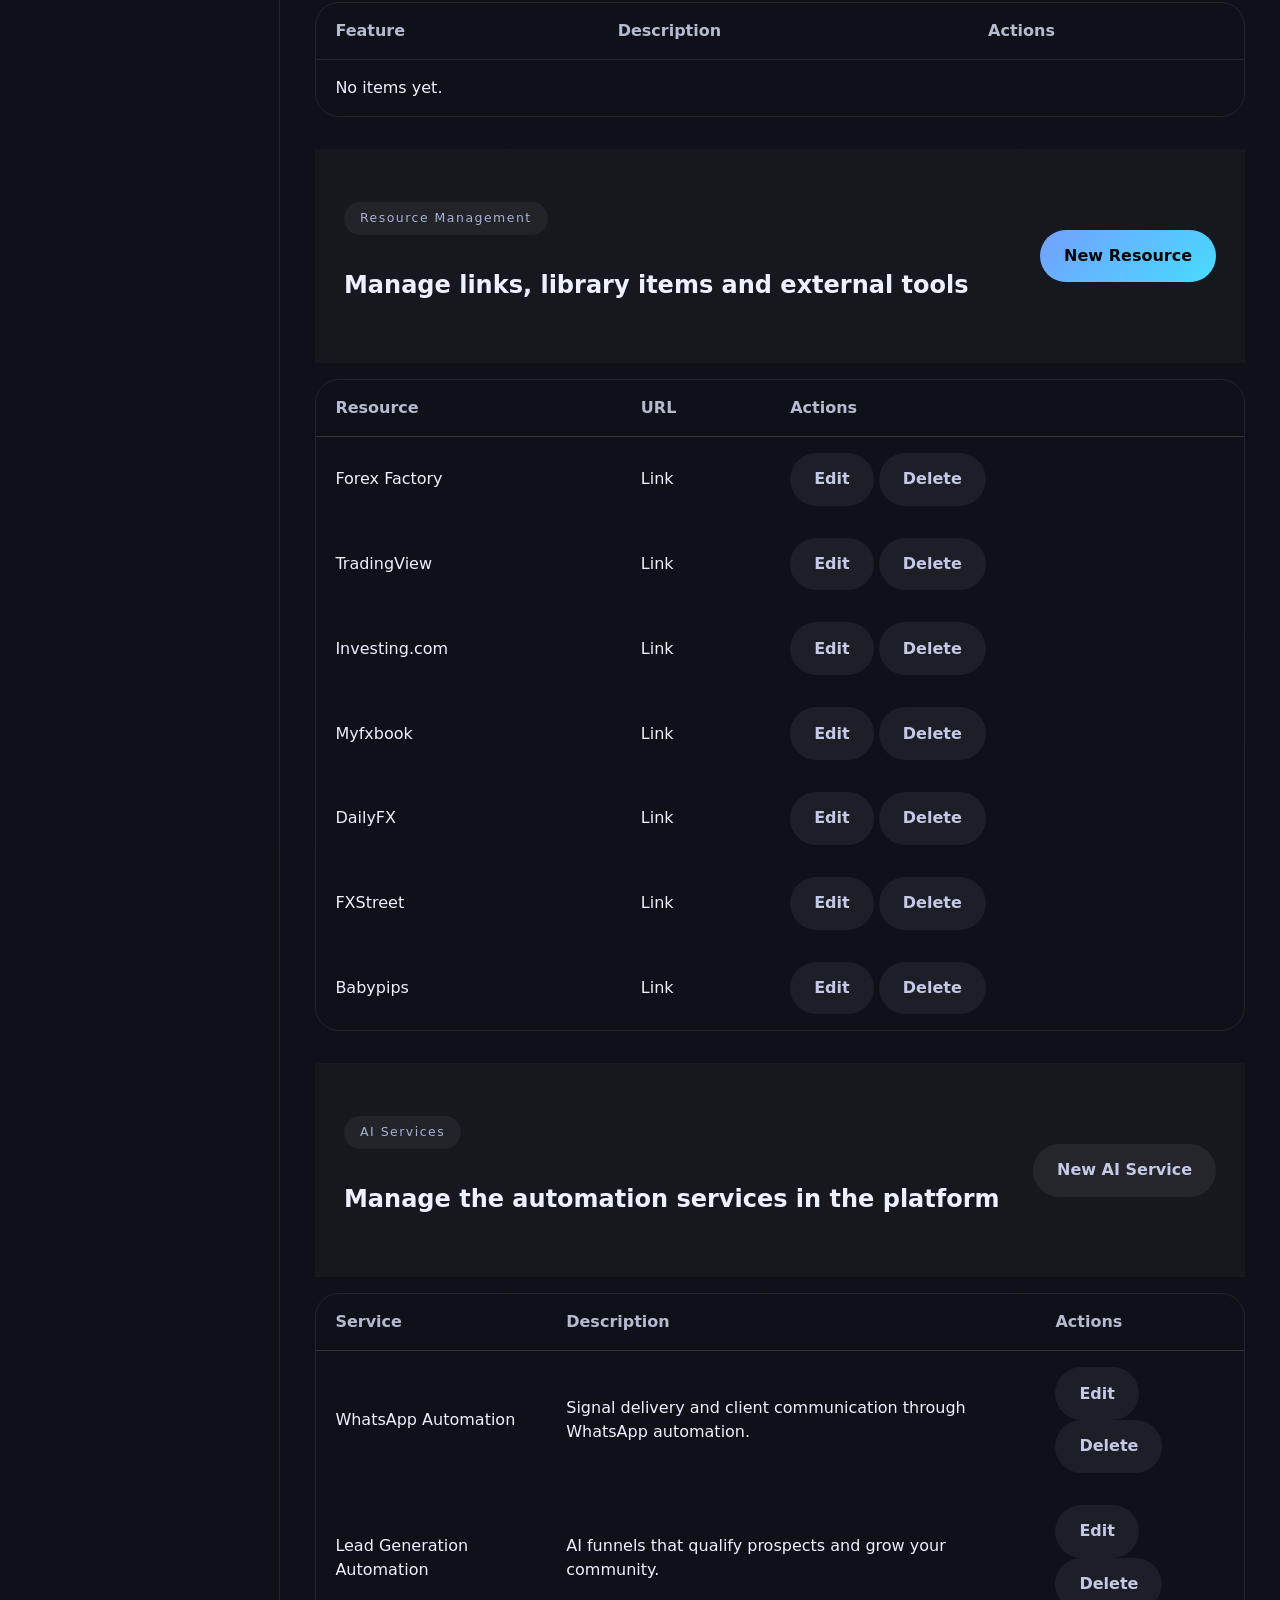
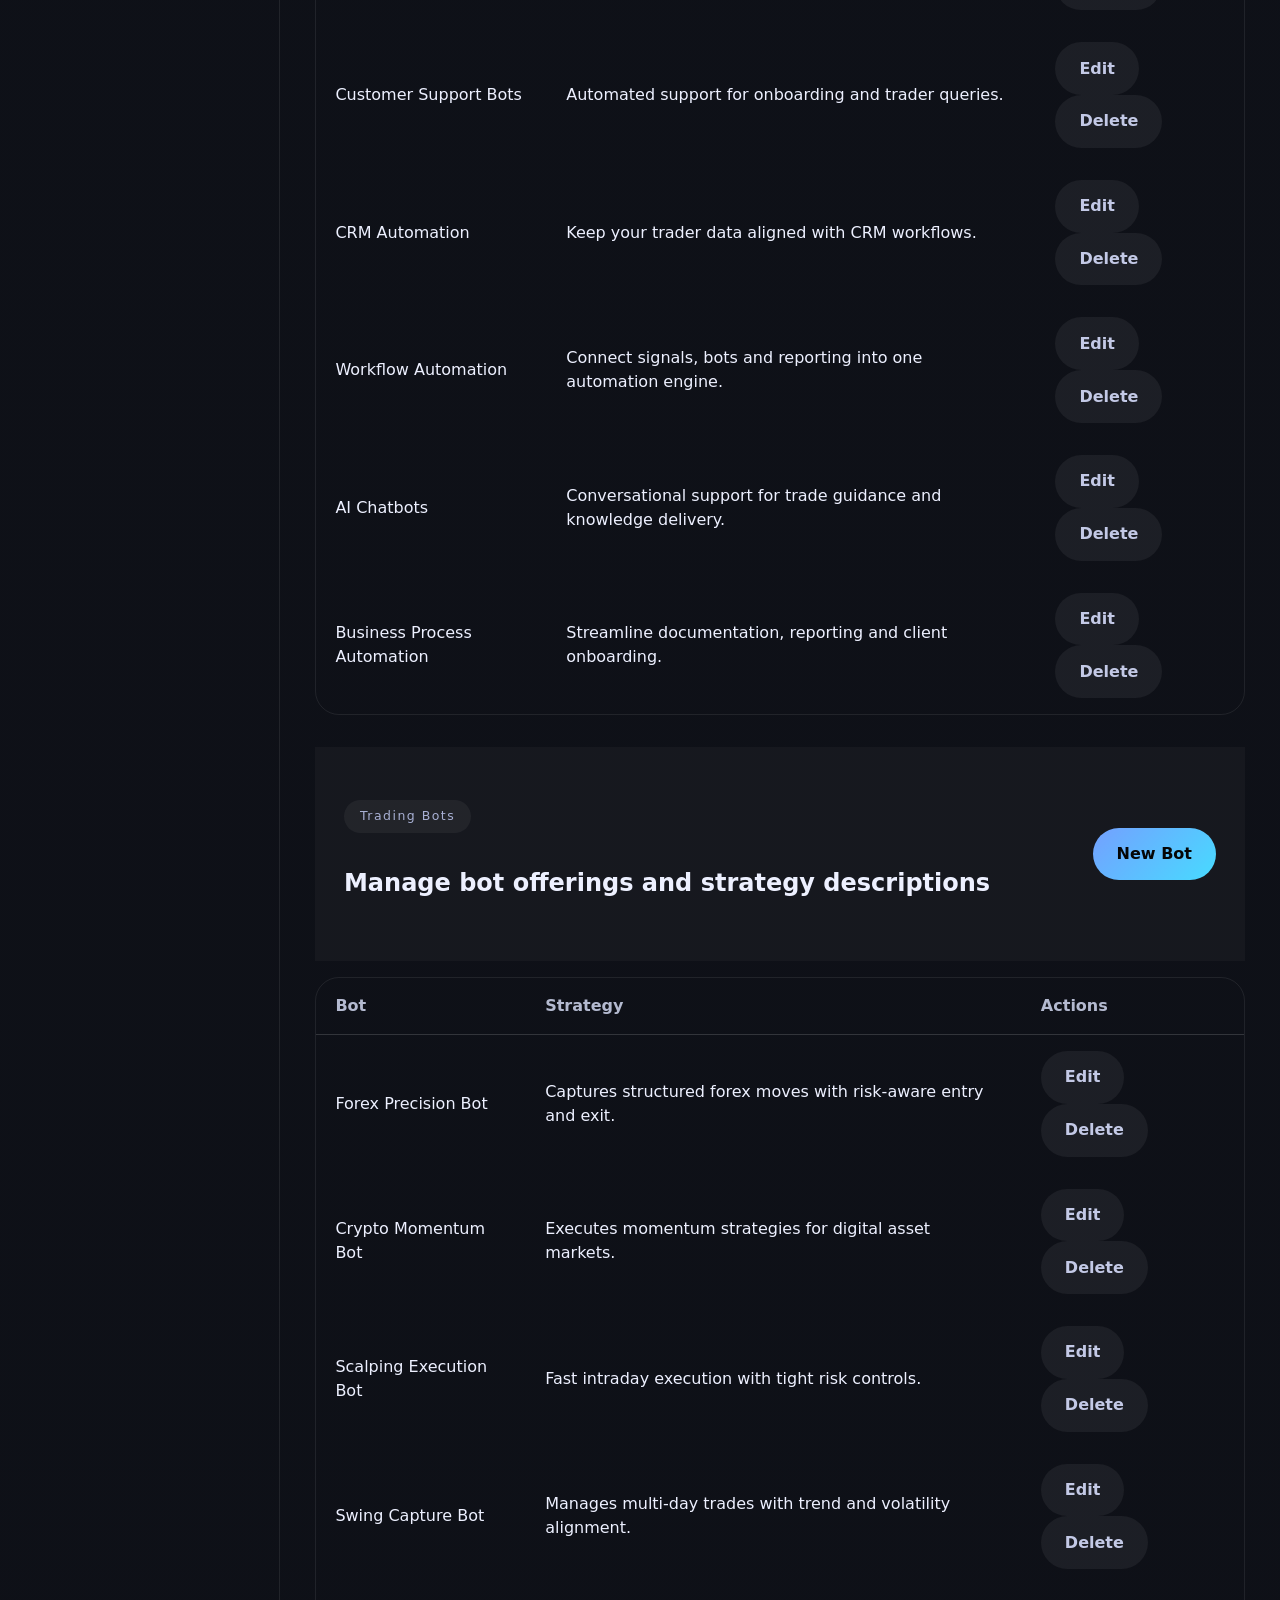
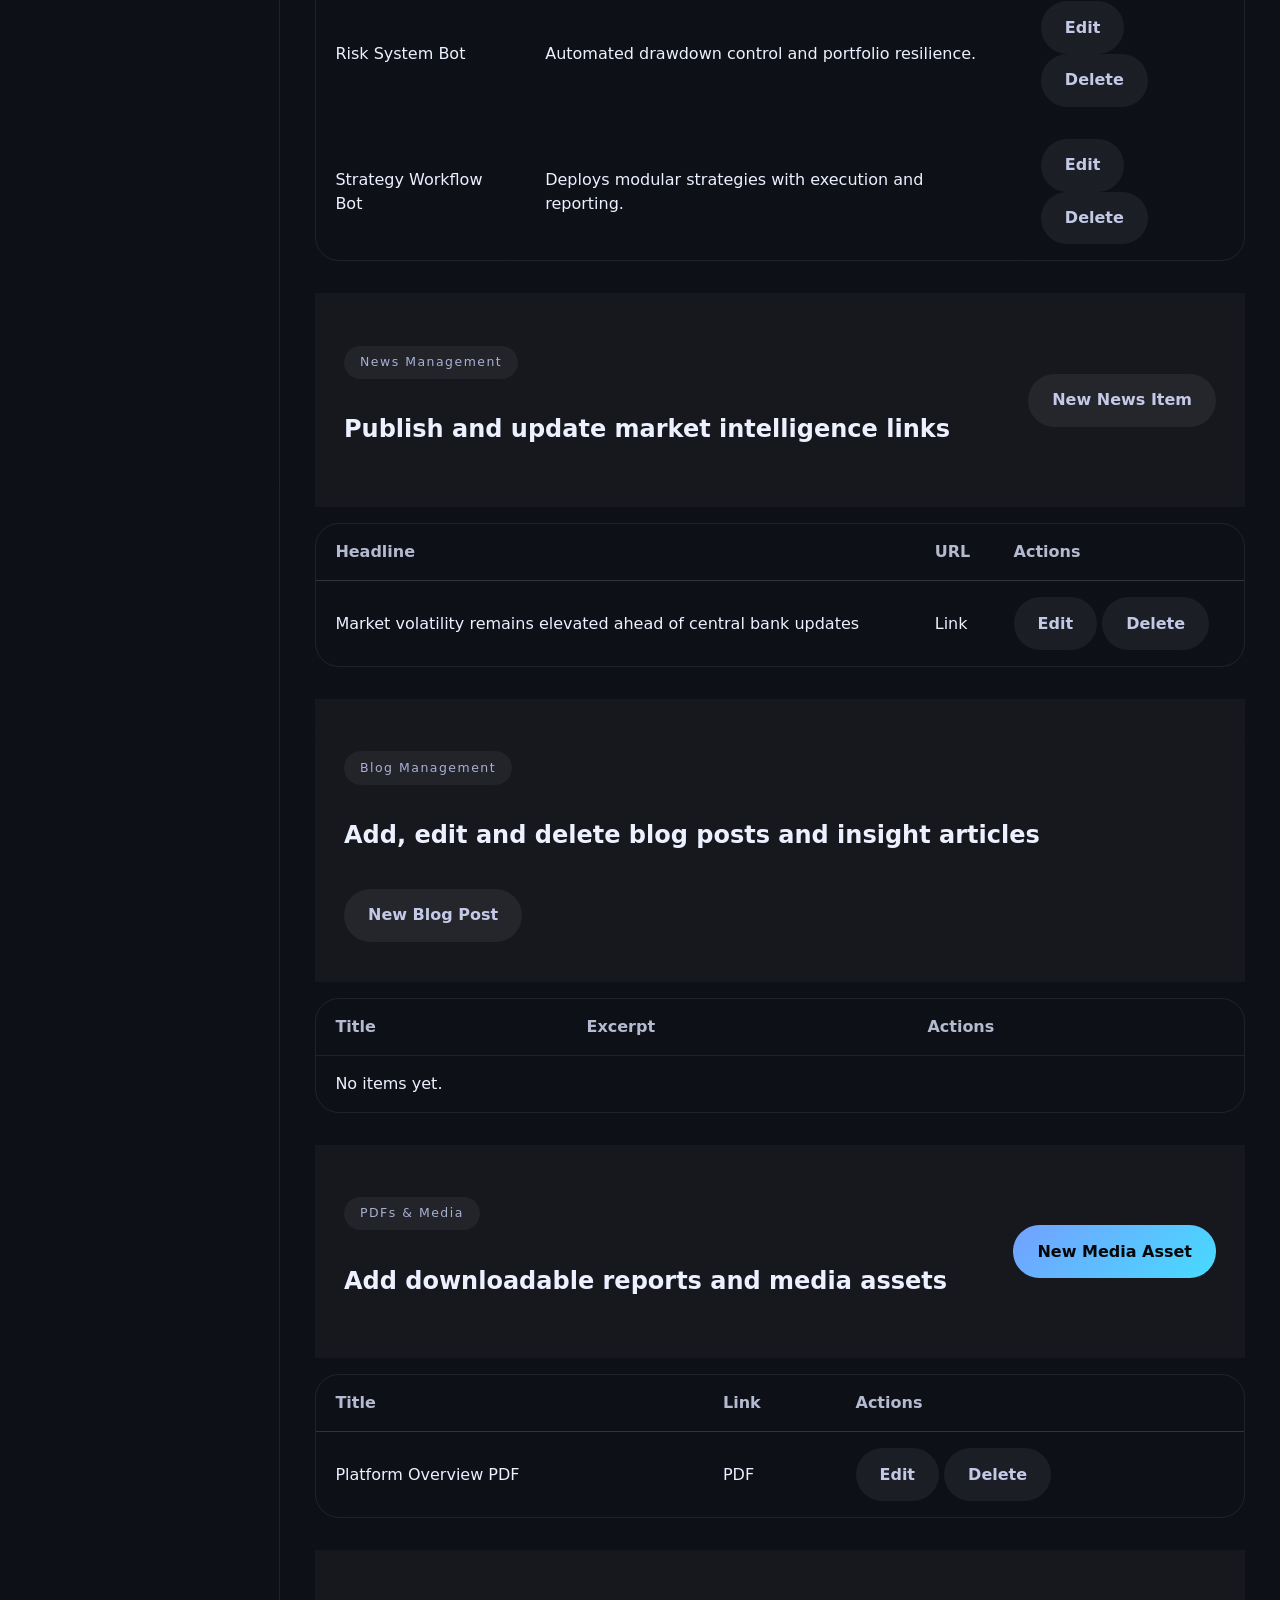
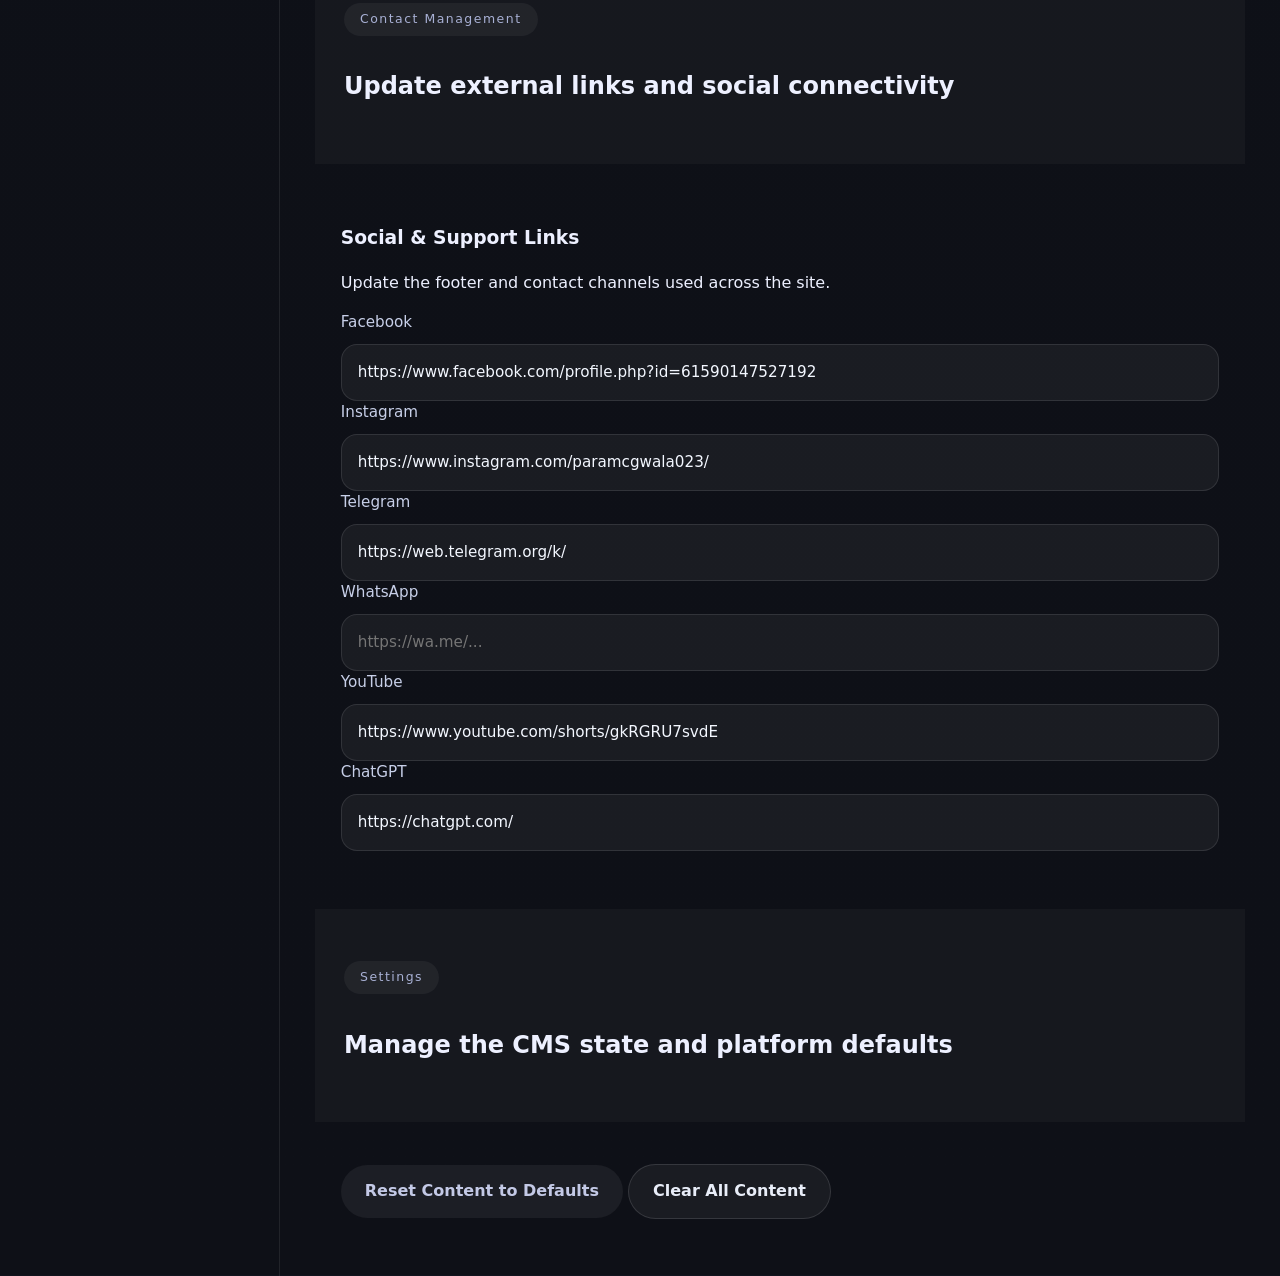
<file: admin.html>
<!DOCTYPE html>
<html lang="en">
<head>
  <meta charset="UTF-8" />
  <meta name="viewport" content="width=device-width, initial-scale=1.0" />
  <title>Admin Dashboard | ParamCGWalaBots</title>
  <meta name="description" content="Admin dashboard for ParamCGWalaBots to manage courses, resources, bots, AI services, news, and homepage content." />
  <meta property="og:title" content="Admin Dashboard | ParamCGWalaBots" />
  <meta property="og:description" content="Admin dashboard for ParamCGWalaBots to manage courses, resources, bots, AI services, news, and homepage content." />
  <link rel="stylesheet" href="styles.css" />
</head>
<body>
  <div class="dashboard-shell">
    <aside class="dashboard-sidebar">
      <div class="brand">
        <div class="brand-mark">P</div>
        <div>
          <strong>ParamCGWalaBots</strong>
          <span>Admin panel</span>
        </div>
      </div>
      <nav class="dashboard-nav">
        <a href="index.html">Home</a>
        <a class="active" href="admin.html">Dashboard</a>
        <a href="#homepage">Homepage</a>
        <a href="#courses">Courses</a>
        <a href="#resources">Resources</a>
        <a href="#ai-services">AI Services</a>
        <a href="#bots">Trading Bots</a>
        <a href="#news">News</a>
        <a href="#pdfs">PDFs & Media</a>
        <a href="#footer">Footer</a>
      </nav>
      <div class="sidebar-footer">
        <button id="logout-button" class="button button-soft">Logout</button>
      </div>
    </aside>
    <main class="dashboard-main">
      <header class="dashboard-header">
        <div>
          <p class="eyebrow">Admin Dashboard</p>
          <h1>Manage platform content and operational assets</h1>
          <p id="admin-welcome" class="dashboard-intro">Welcome to the admin workspace.</p>
        </div>
        <button class="theme-toggle" id="theme-toggle" aria-label="Toggle dark/light mode">☀️</button>
      </header>

      <section class="dashboard-cards" id="analytics">
        <article class="metric-card">
          <span>Total Members</span>
          <strong id="metric-members">1,280</strong>
          <p>Active users enrolled in courses and automation services.</p>
        </article>
        <article class="metric-card">
          <span>Monthly Revenue</span>
          <strong id="metric-revenue">$42,900</strong>
          <p>Subscription and consulting revenue tracked in the platform.</p>
        </article>
        <article class="metric-card">
          <span>Active Bots</span>
          <strong id="metric-bots">18</strong>
          <p>Deployed trading bots executing live strategies across assets.</p>
        </article>
        <article class="metric-card">
          <span>News Alerts</span>
          <strong id="metric-news">32</strong>
          <p>Real-time market events and intelligence updates published today.</p>
        </article>
      </section>

      <div class="export-backup-section">
        <button id="export-data-button" type="button" class="button" aria-label="Export all admin data as JSON file">📥 Export Data</button>
        <button id="import-data-button" type="button" class="button" aria-label="Import previously exported admin data">📤 Import Data</button>
        <input id="import-file-input" type="file" accept=".json" style="display: none;" />
      </div>

      <div class="admin-search-box">
        <input id="admin-search-input" type="text" placeholder="Search content by title or category..." aria-label="Search admin content" />
        <button id="admin-search-button" type="button" aria-label="Perform search">🔍 Search</button>
      </div>

      <section class="dashboard-block" id="manage-content">
        <div class="section-panel inline-panel">
          <div>
            <p class="eyebrow">Manage Content</p>
            <h2>Publish courses, PDFs, blog posts, news, resources, bots and AI automation assets</h2>
            <p class="dashboard-intro">Add content once and it will persist in localStorage and appear on public pages after refresh.</p>
          </div>
          <div class="manage-actions">
            <button id="manage-content-button" type="button" class="button button-primary">MANAGE CONTENT</button>
            <button id="open-content-modal" type="button" class="button button-soft">ADD NEW CONTENT</button>
          </div>
        </div>
        <div id="admin-category-actions" class="category-actions hidden">
          <button type="button" data-target="#courses">Courses</button>
          <button type="button" data-target="#features">Features</button>
          <button type="button" data-target="#pdfs">PDFs</button>
          <button type="button" data-target="#news">News</button>
          <button type="button" data-target="#resources">Resources</button>
          <button type="button" data-target="#ai-services">AI Automation</button>
          <button type="button" data-target="#bots">Trading Bots</button>
          <button type="button" data-target="#blog">Blog</button>
          <button type="button" data-target="#homepage">Homepage</button>
          <button type="button" data-target="#contact">Contact</button>
          <button type="button" data-target="#settings">Settings</button>
        </div>
        <div class="table-card">
          <table>
            <thead>
              <tr><th>Title</th><th>Category</th><th>Media</th><th>Actions</th></tr>
            </thead>
            <tbody id="content-item-list"></tbody>
          </table>
        </div>
      </section>

      <section class="dashboard-block" id="homepage">
        <div class="section-panel inline-panel">
          <div>
            <p class="eyebrow">Homepage Content</p>
            <h2>Update headline, CTAs and homepage messaging</h2>
          </div>
          <button id="save-homepage" type="button" class="button button-primary">Save Homepage</button>
        </div>
        <div class="content-grid">
          <div class="admin-card">
            <h3>Hero Content</h3>
            <label>Headline<input id="homepage-headline" type="text" /></label>
            <label>Subheadline<textarea id="homepage-subheadline" rows="4"></textarea></label>
            <label>Primary CTA<input id="homepage-cta-primary" type="text" /></label>
            <label>Secondary CTA<input id="homepage-cta-secondary" type="text" /></label>
          </div>
          <div class="admin-card">
            <h3>Contact Content</h3>
            <label>Email<input id="footer-email" type="email" /></label>
            <label>Phone<input id="footer-phone" type="text" /></label>
            <label>Address<textarea id="footer-address" rows="3"></textarea></label>
          </div>
        </div>
      </section>

      <section class="dashboard-block" id="courses">
        <div class="section-panel inline-panel">
          <div>
            <p class="eyebrow">Course Management</p>
            <h2>Add, edit and delete course content</h2>
          </div>
          <button id="add-course-button" type="button" class="button button-soft">New Course</button>
        </div>
        <div class="table-card">
          <table>
            <thead>
              <tr><th>Course</th><th>Description</th><th>Actions</th></tr>
            </thead>
            <tbody id="course-list"></tbody>
          </table>
        </div>
      </section>

      <section class="dashboard-block" id="features">
        <div class="section-panel inline-panel">
          <div>
            <p class="eyebrow">Feature Management</p>
            <h2>Publish homepage feature cards and product highlights</h2>
          </div>
          <button id="add-feature-button" type="button" class="button button-primary">New Feature</button>
        </div>
        <div class="table-card">
          <table>
            <thead>
              <tr><th>Feature</th><th>Description</th><th>Actions</th></tr>
            </thead>
            <tbody id="feature-list"></tbody>
          </table>
        </div>
      </section>

      <section class="dashboard-block" id="resources">
        <div class="section-panel inline-panel">
          <div>
            <p class="eyebrow">Resource Management</p>
            <h2>Manage links, library items and external tools</h2>
          </div>
          <button id="add-resource-button" type="button" class="button button-primary">New Resource</button>
        </div>
        <div class="table-card">
          <table>
            <thead>
              <tr><th>Resource</th><th>URL</th><th>Actions</th></tr>
            </thead>
            <tbody id="resource-list"></tbody>
          </table>
        </div>
      </section>

      <section class="dashboard-block" id="ai-services">
        <div class="section-panel inline-panel">
          <div>
            <p class="eyebrow">AI Services</p>
            <h2>Manage the automation services in the platform</h2>
          </div>
          <button id="add-ai-service-button" type="button" class="button button-soft">New AI Service</button>
        </div>
        <div class="table-card">
          <table>
            <thead>
              <tr><th>Service</th><th>Description</th><th>Actions</th></tr>
            </thead>
            <tbody id="ai-service-list"></tbody>
          </table>
        </div>
      </section>

      <section class="dashboard-block" id="bots">
        <div class="section-panel inline-panel">
          <div>
            <p class="eyebrow">Trading Bots</p>
            <h2>Manage bot offerings and strategy descriptions</h2>
          </div>
          <button id="add-bot-button" type="button" class="button button-primary">New Bot</button>
        </div>
        <div class="table-card">
          <table>
            <thead>
              <tr><th>Bot</th><th>Strategy</th><th>Actions</th></tr>
            </thead>
            <tbody id="bot-list"></tbody>
          </table>
        </div>
      </section>

      <section class="dashboard-block" id="news">
        <div class="section-panel inline-panel">
          <div>
            <p class="eyebrow">News Management</p>
            <h2>Publish and update market intelligence links</h2>
          </div>
          <button id="add-news-button" type="button" class="button button-soft">New News Item</button>
        </div>
        <div class="table-card">
          <table>
            <thead>
              <tr><th>Headline</th><th>URL</th><th>Actions</th></tr>
            </thead>
            <tbody id="news-list"></tbody>
          </table>
        </div>
      </section>

      <section class="dashboard-block" id="blog">
        <div class="section-panel inline-panel">
          <div>
            <p class="eyebrow">Blog Management</p>
            <h2>Add, edit and delete blog posts and insight articles</h2>
          </div>
          <button id="add-blog-button" type="button" class="button button-soft">New Blog Post</button>
        </div>
        <div class="table-card">
          <table>
            <thead>
              <tr><th>Title</th><th>Excerpt</th><th>Actions</th></tr>
            </thead>
            <tbody id="blog-list"></tbody>
          </table>
        </div>
      </section>

      <section class="dashboard-block" id="pdfs">
        <div class="section-panel inline-panel">
          <div>
            <p class="eyebrow">PDFs & Media</p>
            <h2>Add downloadable reports and media assets</h2>
          </div>
          <button id="add-media-button" type="button" class="button button-primary">New Media Asset</button>
        </div>
        <div class="table-card">
          <table>
            <thead>
              <tr><th>Title</th><th>Link</th><th>Actions</th></tr>
            </thead>
            <tbody id="media-list"></tbody>
          </table>
        </div>
      </section>

      <section class="dashboard-block" id="contact">
        <div class="section-panel inline-panel">
          <div>
            <p class="eyebrow">Contact Management</p>
            <h2>Update external links and social connectivity</h2>
          </div>
        </div>
        <div class="content-grid">
          <div class="admin-card">
            <h3>Social & Support Links</h3>
            <p>Update the footer and contact channels used across the site.</p>
            <label>Facebook<input id="social-facebook" type="url" placeholder="https://facebook.com/..." /></label>
            <label>Instagram<input id="social-instagram" type="url" placeholder="https://instagram.com/..." /></label>
            <label>Telegram<input id="social-telegram" type="url" placeholder="https://telegram.org/..." /></label>
            <label>WhatsApp<input id="social-whatsapp" type="url" placeholder="https://wa.me/..." /></label>
            <label>YouTube<input id="social-youtube" type="url" placeholder="https://youtube.com/..." /></label>
            <label>ChatGPT<input id="social-chatgpt" type="url" placeholder="https://chatgpt.com" /></label>
          </div>
        </div>
      </section>

      <section class="dashboard-block" id="settings">
        <div class="section-panel inline-panel">
          <div>
            <p class="eyebrow">Settings</p>
            <h2>Manage the CMS state and platform defaults</h2>
          </div>
        </div>
        <div class="admin-card">
          <button id="reset-content" type="button" class="button button-soft">Reset Content to Defaults</button>
          <button id="clear-content" type="button" class="button button-outline">Clear All Content</button>
        </div>
      </section>
    </main>
  </div>
  <div id="content-modal" class="modal hidden" aria-hidden="true">
    <div class="modal-panel">
      <div class="modal-header">
        <div>
          <p class="eyebrow">Content Editor</p>
          <h2 id="content-modal-title">Add New Content</h2>
        </div>
        <button id="close-content-modal" class="button button-soft" type="button">Close</button>
      </div>
      <form id="content-form" class="modal-grid">
        <div class="modal-row full">
          <label>Title<input id="content-title" type="text" required placeholder="Enter a title" /></label>
        </div>
        <div class="modal-row full">
          <label>Description<textarea id="content-description" rows="4" placeholder="Add a description"></textarea></label>
        </div>
        <div class="modal-row">
          <label>Category<select id="content-category" required>
              <option value="">Select category</option>
              <option value="Course">Course</option>
              <option value="PDF">PDF</option>
              <option value="Blog">Blog</option>
              <option value="News">News</option>
              <option value="Resource Link">Resource Link</option>
              <option value="Trading Bot">Trading Bot</option>
              <option value="AI Automation Resource">AI Automation Resource</option>
              <option value="Image">Image</option>
              <option value="Video">Video</option>
              <option value="Download">Download</option>
            </select></label>
        </div>
        <div class="modal-row">
          <label>Image URL<input id="content-image" type="url" placeholder="https://example.com/image.jpg" /></label>
        </div>
        <div class="modal-row">
          <label>PDF URL<input id="content-pdf" type="url" placeholder="https://example.com/file.pdf" /></label>
        </div>
        <div class="modal-row full">
          <label>External Link<input id="content-link" type="url" placeholder="https://example.com" /></label>
        </div>
        <p class="editor-help full">Use image URL for card visuals, PDF URL for downloads and External Link for content navigation.</p>
        <div class="modal-footer full">
          <button id="cancel-content" type="button" class="button button-soft">Cancel</button>
          <button type="submit" class="button button-primary">Save Content</button>
        </div>
      </form>
    </div>
  </div>
  <script src="app.js" defer></script>
</body>
</html>
</file>
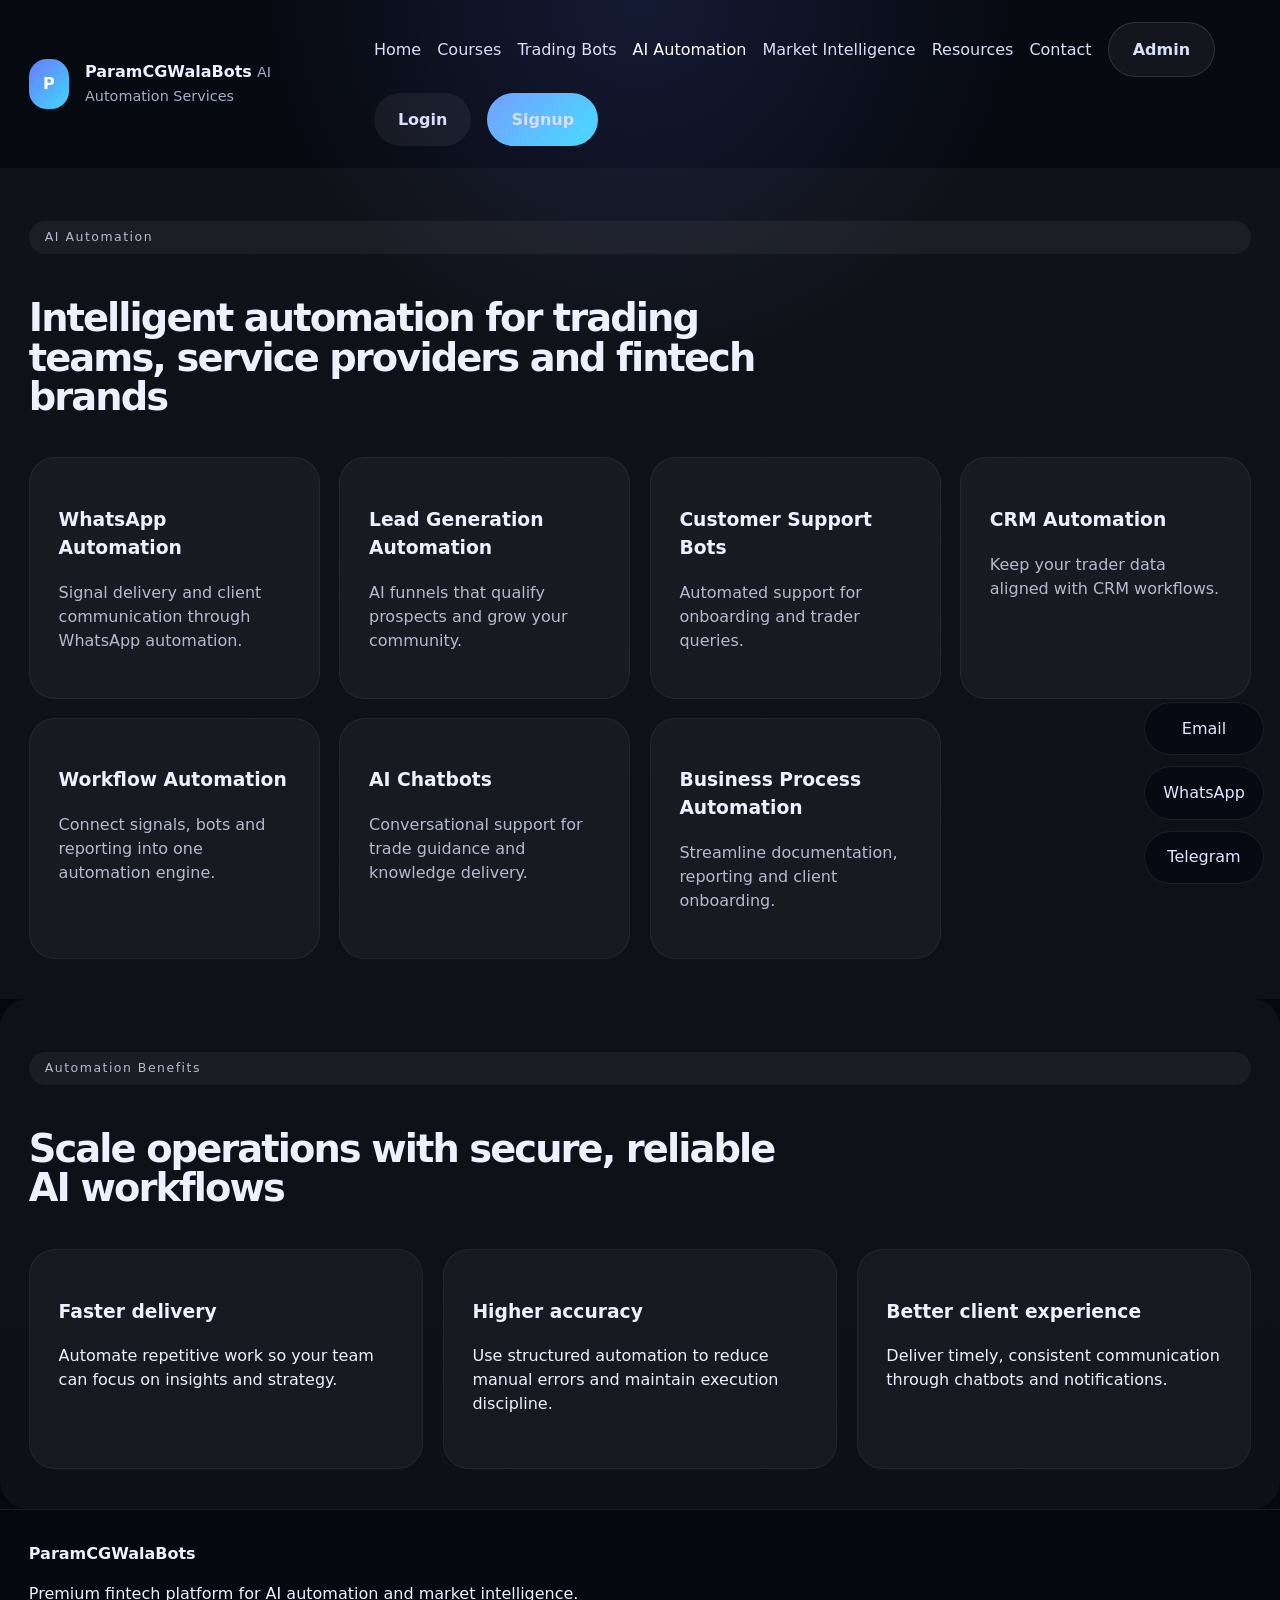
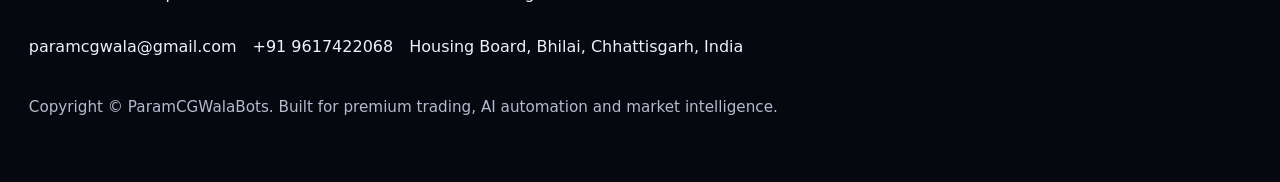
<file: ai-automation.html>
<!DOCTYPE html>
<html lang="en">
<head>
  <meta charset="UTF-8" />
  <meta name="viewport" content="width=device-width, initial-scale=1.0" />
  <title>AI Automation | ParamCGWalaBots</title>
  <meta name="description" content="Explore AI automation services for WhatsApp, lead generation, customer support, CRM, workflows and business process automation." />
  <meta property="og:title" content="AI Automation | ParamCGWalaBots" />
  <meta property="og:description" content="Explore AI automation services for WhatsApp, lead generation, customer support, CRM, workflows and business process automation." />
  <link rel="stylesheet" href="styles.css" />
</head>
<body>
  <div class="site-shell">
    <header class="topbar">
      <div class="brand">
        <div class="brand-mark">P</div>
        <div>
          <strong>ParamCGWalaBots</strong>
          <span>AI Automation Services</span>
        </div>
      </div>
      <button class="hamburger-menu" id="hamburger" aria-label="Toggle navigation menu" aria-expanded="false" aria-controls="nav-menu"><span></span><span></span><span></span></button><nav class="nav-links" id="nav-menu">
        <a href="index.html">Home</a>
        <a href="courses.html">Courses</a>
        <a href="trading-bots.html">Trading Bots</a>
        <a class="active" href="ai-automation.html">AI Automation</a>
        <a href="intelligence.html">Market Intelligence</a>
        <a href="resources.html">Resources</a>
        <a href="contact.html">Contact</a>
        <a class="button button-outline admin-link hidden" href="admin.html">Admin</a>
        <a class="button button-soft" href="login.html">Login</a>
        <a class="button button-primary" href="signup.html">Signup</a>
      </nav>
    </header>

    <main>
      <section class="section-panel">
        <div class="section-heading">
          <p class="eyebrow">AI Automation</p>
          <h2>Intelligent automation for trading teams, service providers and fintech brands</h2>
        </div>
        <div class="service-grid">
          <article class="service-card">
            <h3>WhatsApp Automation</h3>
            <p>Signal delivery, onboarding and customer updates through secure WhatsApp workflows.</p>
          </article>
          <article class="service-card">
            <h3>Lead Generation Automation</h3>
            <p>AI-powered prospect funnels that capture, qualify and route high-value financial leads.</p>
          </article>
          <article class="service-card">
            <h3>Customer Support Bots</h3>
            <p>Automated support for onboarding, account queries and trading assistance.</p>
          </article>
          <article class="service-card">
            <h3>CRM Automation</h3>
            <p>Keep trader data and engagement aligned with your CRM and member management systems.</p>
          </article>
          <article class="service-card">
            <h3>Workflow Automation</h3>
            <p>Connect market triggers, trading bots and admin workflows into a cohesive automation engine.</p>
          </article>
          <article class="service-card">
            <h3>AI Chatbots</h3>
            <p>On-demand trading guidance, FAQ response and knowledge-based support for clients.</p>
          </article>
          <article class="service-card">
            <h3>Business Process Automation</h3>
            <p>Streamline documentation, reporting, client onboarding and intra-team communication.</p>
          </article>
        </div>
      </section>
      <section class="section-panel section-alt">
        <div class="section-heading">
          <p class="eyebrow">Automation Benefits</p>
          <h2>Scale operations with secure, reliable AI workflows</h2>
        </div>
        <div class="outcome-grid">
          <article class="outcome-card">
            <h3>Faster delivery</h3>
            <p>Automate repetitive work so your team can focus on insights and strategy.</p>
          </article>
          <article class="outcome-card">
            <h3>Higher accuracy</h3>
            <p>Use structured automation to reduce manual errors and maintain execution discipline.</p>
          </article>
          <article class="outcome-card">
            <h3>Better client experience</h3>
            <p>Deliver timely, consistent communication through chatbots and notifications.</p>
          </article>
        </div>
      </section>
    </main>
    <footer class="site-footer compact-footer">
      <div class="footer-actions">
        <div>
          <strong>ParamCGWalaBots</strong>
          <p>Premium fintech platform for AI automation and market intelligence.</p>
        </div>
        <div class="footer-links">
          <a class="footer-email" href="mailto:paramcgwala@gmail.com">paramcgwala@gmail.com</a>
          <a class="footer-phone" href="tel:+919617422068">+91 9617422068</a>
          <span class="footer-address">Housing Board, Bhilai, Chhattisgarh, India</span>
        </div>
      </div>
      <div class="footer-meta">
        <p>Copyright © ParamCGWalaBots. Built for premium trading, AI automation and market intelligence.</p>
      </div>
    </footer>
  </div>
  <div class="float-contact">
    <a href="mailto:paramcgwala@gmail.com">Email</a>
    <a href="https://wa.me/919617422068" target="_blank" rel="noopener noreferrer">WhatsApp</a>
    <a href="https://web.telegram.org/k/" target="_blank" rel="noopener noreferrer">Telegram</a>
  </div>
  <script src="app.js" defer></script>
</body>
</html>
</file>
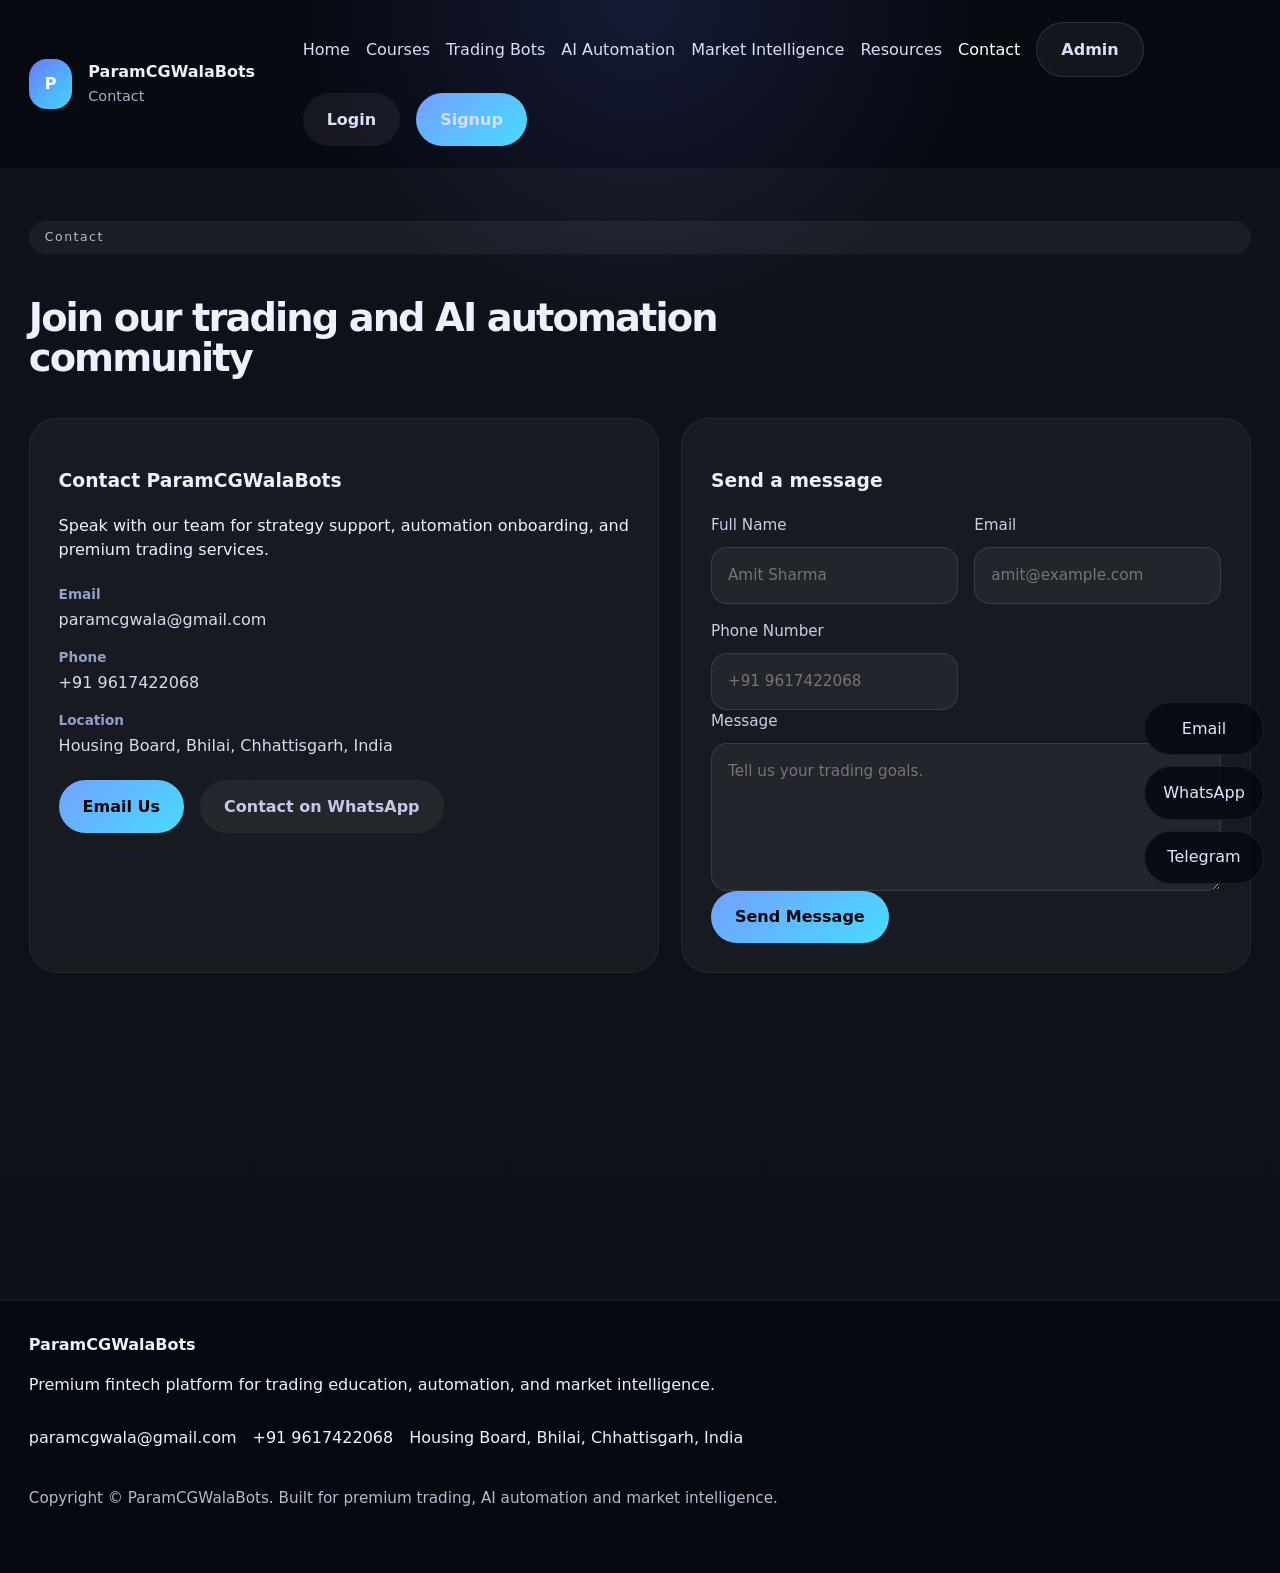
<file: contact.html>
<!DOCTYPE html>
<html lang="en">
<head>
  <meta charset="UTF-8" />
  <meta name="viewport" content="width=device-width, initial-scale=1.0" />
  <title>Contact | ParamCGWalaBots</title>
  <meta name="description" content="Contact ParamCGWalaBots for premium fintech automation, trading education, market intelligence and bot deployment." />
  <meta property="og:title" content="Contact | ParamCGWalaBots" />
  <meta property="og:description" content="Contact ParamCGWalaBots for premium fintech automation, trading education, market intelligence and bot deployment." />
  <link rel="stylesheet" href="styles.css" />
</head>
<body>
  <div class="site-shell">
    <header class="topbar">
      <div class="brand">
        <div class="brand-mark">P</div>
        <div>
          <strong>ParamCGWalaBots</strong>
          <span>Contact</span>
        </div>
      </div>
      <button class="hamburger-menu" id="hamburger" aria-label="Toggle navigation menu" aria-expanded="false" aria-controls="nav-menu"><span></span><span></span><span></span></button><nav class="nav-links" id="nav-menu">
        <a href="index.html">Home</a>
        <a href="courses.html">Courses</a>
        <a href="trading-bots.html">Trading Bots</a>
        <a href="ai-automation.html">AI Automation</a>
        <a href="intelligence.html">Market Intelligence</a>
        <a href="resources.html">Resources</a>
        <a class="active" href="contact.html">Contact</a>
        <a class="button button-outline admin-link hidden" href="admin.html">Admin</a>
        <a class="button button-soft" href="login.html">Login</a>
        <a class="button button-primary" href="signup.html">Signup</a>
      </nav>
    </header>
    <main>
      <section class="section-panel contact-section">
        <div class="section-heading">
          <p class="eyebrow">Contact</p>
          <h2>Join our trading and AI automation community</h2>
        </div>
        <div class="contact-grid">
          <div class="contact-card contact-details">
            <h3>Contact ParamCGWalaBots</h3>
            <p>Speak with our team for strategy support, automation onboarding, and premium trading services.</p>
            <div class="contact-meta">
              <div><strong>Email</strong><a href="mailto:paramcgwala@gmail.com">paramcgwala@gmail.com</a></div>
              <div><strong>Phone</strong><a href="tel:+919617422068">+91 9617422068</a></div>
              <div><strong>Location</strong><span>Housing Board, Bhilai, Chhattisgarh, India</span></div>
            </div>
            <div class="contact-actions">
              <a class="button button-primary" href="mailto:paramcgwala@gmail.com">Email Us</a>
              <a class="button button-soft" href="https://wa.me/919617422068" target="_blank" rel="noopener noreferrer">Contact on WhatsApp</a>
            </div>
          </div>
          <div class="contact-card contact-form-card">
            <h3>Send a message</h3>
            <form id="contact-form" class="contact-form-full" novalidate>
              <div class="form-grid">
                <label>Full Name<input id="contact-name" type="text" required placeholder="Amit Sharma" /></label>
                <label>Email<input id="contact-email" type="email" required placeholder="amit@example.com" /></label>
                <label>Phone Number<input id="contact-phone" type="tel" required placeholder="+91 9617422068" /></label>
              </div>
              <label class="full-width">Message<textarea id="contact-message" rows="5" required placeholder="Tell us your trading goals."></textarea></label>
              <button type="submit" class="button button-primary">Send Message</button>
            </form>
          </div>
        </div>
        <div class="map-card">
          <iframe title="Bhilai Location" src="https://www.google.com/maps?q=Bhilai,+Chhattisgarh,+India&output=embed" loading="lazy"></iframe>
        </div>
      </section>
    </main>
    <footer class="site-footer compact-footer">
      <div class="footer-actions">
        <div>
          <strong>ParamCGWalaBots</strong>
          <p>Premium fintech platform for trading education, automation, and market intelligence.</p>
        </div>
        <div class="footer-links">
          <a class="footer-email" href="mailto:paramcgwala@gmail.com">paramcgwala@gmail.com</a>
          <a class="footer-phone" href="tel:+919617422068">+91 9617422068</a>
          <span class="footer-address">Housing Board, Bhilai, Chhattisgarh, India</span>
        </div>
      </div>
      <div class="footer-meta">
        <p>Copyright © ParamCGWalaBots. Built for premium trading, AI automation and market intelligence.</p>
      </div>
    </footer>
  </div>
  <div class="float-contact">
    <a href="mailto:paramcgwala@gmail.com">Email</a>
    <a href="https://wa.me/919617422068" target="_blank" rel="noopener noreferrer">WhatsApp</a>
    <a href="https://web.telegram.org/k/" target="_blank" rel="noopener noreferrer">Telegram</a>
  </div>
  <script src="app.js" defer></script>
</body>
</html>
</file>
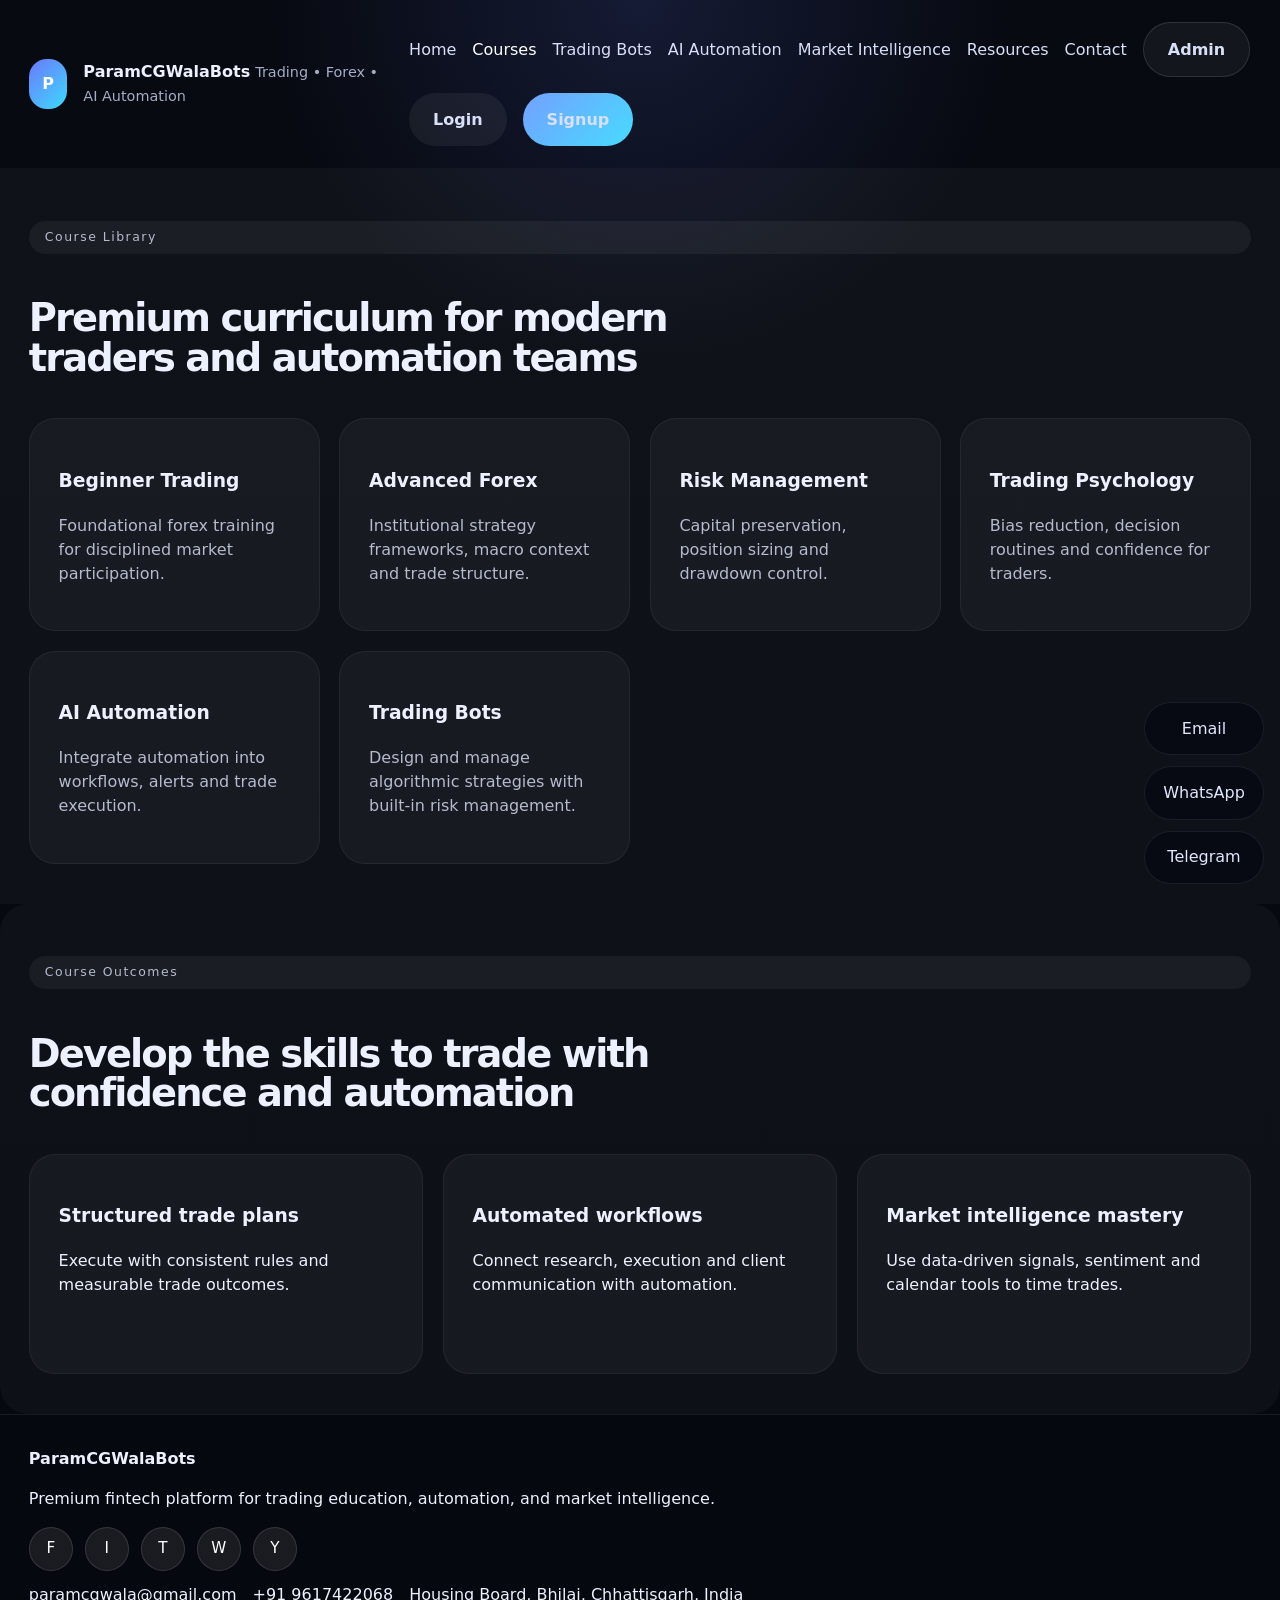
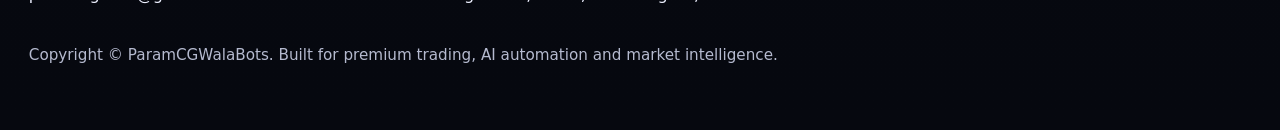
<file: courses.html>
<!DOCTYPE html>
<html lang="en">
<head>
  <meta charset="UTF-8" />
  <meta name="viewport" content="width=device-width, initial-scale=1.0" />
  <title>Courses | ParamCGWalaBots</title>
  <meta name="description" content="Explore premium trading courses in forex, risk management, market structure, AI automation and bot strategy development." />
  <meta property="og:title" content="Courses | ParamCGWalaBots" />
  <meta property="og:description" content="Explore premium trading courses in forex, risk management, market structure, AI automation and bot strategy development." />
  <link rel="stylesheet" href="styles.css" />
</head>
<body>
  <div class="site-shell">
    <header class="topbar">
      <div class="brand">
        <div class="brand-mark">P</div>
        <div>
          <strong>ParamCGWalaBots</strong>
          <span>Trading • Forex • AI Automation</span>
        </div>
      </div>
      <button class="hamburger-menu" id="hamburger" aria-label="Toggle navigation menu" aria-expanded="false" aria-controls="nav-menu"><span></span><span></span><span></span></button><nav class="nav-links" id="nav-menu">
        <a href="index.html">Home</a>
        <a class="active" href="courses.html">Courses</a>
        <a href="trading-bots.html">Trading Bots</a>
        <a href="ai-automation.html">AI Automation</a>
        <a href="intelligence.html">Market Intelligence</a>
        <a href="resources.html">Resources</a>
        <a href="contact.html">Contact</a>
        <a class="button button-outline admin-link hidden" href="admin.html">Admin</a>
        <a class="button button-soft" href="login.html">Login</a>
        <a class="button button-primary" href="signup.html">Signup</a>
      </nav>
    </header>

    <main>
      <section class="section-panel">
        <div class="section-heading">
          <p class="eyebrow">Course Library</p>
          <h2>Premium curriculum for modern traders and automation teams</h2>
        </div>
        <div class="feature-grid">
          <article class="feature-card">
            <h3>Beginner Trading</h3>
            <p>Foundational training for forex market function, risk control and consistent process execution.</p>
          </article>
          <article class="feature-card">
            <h3>Advanced Forex</h3>
            <p>Institutional-level structure, trend bias, order flow and macro edge development.</p>
          </article>
          <article class="feature-card">
            <h3>Risk Management</h3>
            <p>Quantified risk planning, position sizing, drawdown protection and portfolio resilience.</p>
          </article>
          <article class="feature-card">
            <h3>Trading Psychology</h3>
            <p>Decision science, bias mitigation, and performance routines for disciplined traders.</p>
          </article>
          <article class="feature-card">
            <h3>AI Automation</h3>
            <p>Integrate machine intelligence, workflow automation and alert orchestration for trading operations.</p>
          </article>
          <article class="feature-card">
            <h3>Trading Bots</h3>
            <p>Build, deploy and monitor algorithmic bot strategies for forex, crypto and hybrid markets.</p>
          </article>
        </div>
      </section>
      <section class="section-panel section-alt">
        <div class="section-heading">
          <p class="eyebrow">Course Outcomes</p>
          <h2>Develop the skills to trade with confidence and automation</h2>
        </div>
        <div class="outcome-grid">
          <article class="outcome-card">
            <h3>Structured trade plans</h3>
            <p>Execute with consistent rules and measurable trade outcomes.</p>
          </article>
          <article class="outcome-card">
            <h3>Automated workflows</h3>
            <p>Connect research, execution and client communication with automation.</p>
          </article>
          <article class="outcome-card">
            <h3>Market intelligence mastery</h3>
            <p>Use data-driven signals, sentiment and calendar tools to time trades.</p>
          </article>
        </div>
      </section>
    </main>
    <footer class="site-footer compact-footer">
      <div class="footer-actions">
        <div>
          <strong>ParamCGWalaBots</strong>
          <p>Premium fintech platform for trading education, automation, and market intelligence.</p>
          <div class="social-icons">
            <a href="https://www.facebook.com/profile.php?id=61590147527192" target="_blank" rel="noopener noreferrer" aria-label="Facebook">F</a>
            <a href="https://www.instagram.com/paramcgwala023/" target="_blank" rel="noopener noreferrer" aria-label="Instagram">I</a>
            <a href="https://web.telegram.org/k/" target="_blank" rel="noopener noreferrer" aria-label="Telegram">T</a>
            <a href="https://wa.me/919617422068" target="_blank" rel="noopener noreferrer" aria-label="WhatsApp">W</a>
            <a href="https://www.youtube.com/shorts/gkRGRU7svdE" target="_blank" rel="noopener noreferrer" aria-label="YouTube">Y</a>
          </div>
        </div>
        <div class="footer-links">
          <a class="footer-email" href="mailto:paramcgwala@gmail.com">paramcgwala@gmail.com</a>
          <a class="footer-phone" href="tel:+919617422068">+91 9617422068</a>
          <span class="footer-address">Housing Board, Bhilai, Chhattisgarh, India</span>
        </div>
      </div>
      <div class="footer-meta">
        <p>Copyright © ParamCGWalaBots. Built for premium trading, AI automation and market intelligence.</p>
      </div>
    </footer>
  </div>
  <div class="float-contact">
    <a href="mailto:paramcgwala@gmail.com">Email</a>
    <a href="https://wa.me/919617422068" target="_blank" rel="noopener noreferrer">WhatsApp</a>
    <a href="https://web.telegram.org/k/" target="_blank" rel="noopener noreferrer">Telegram</a>
  </div>
  <script src="app.js" defer></script>
</body>
</html>
</file>
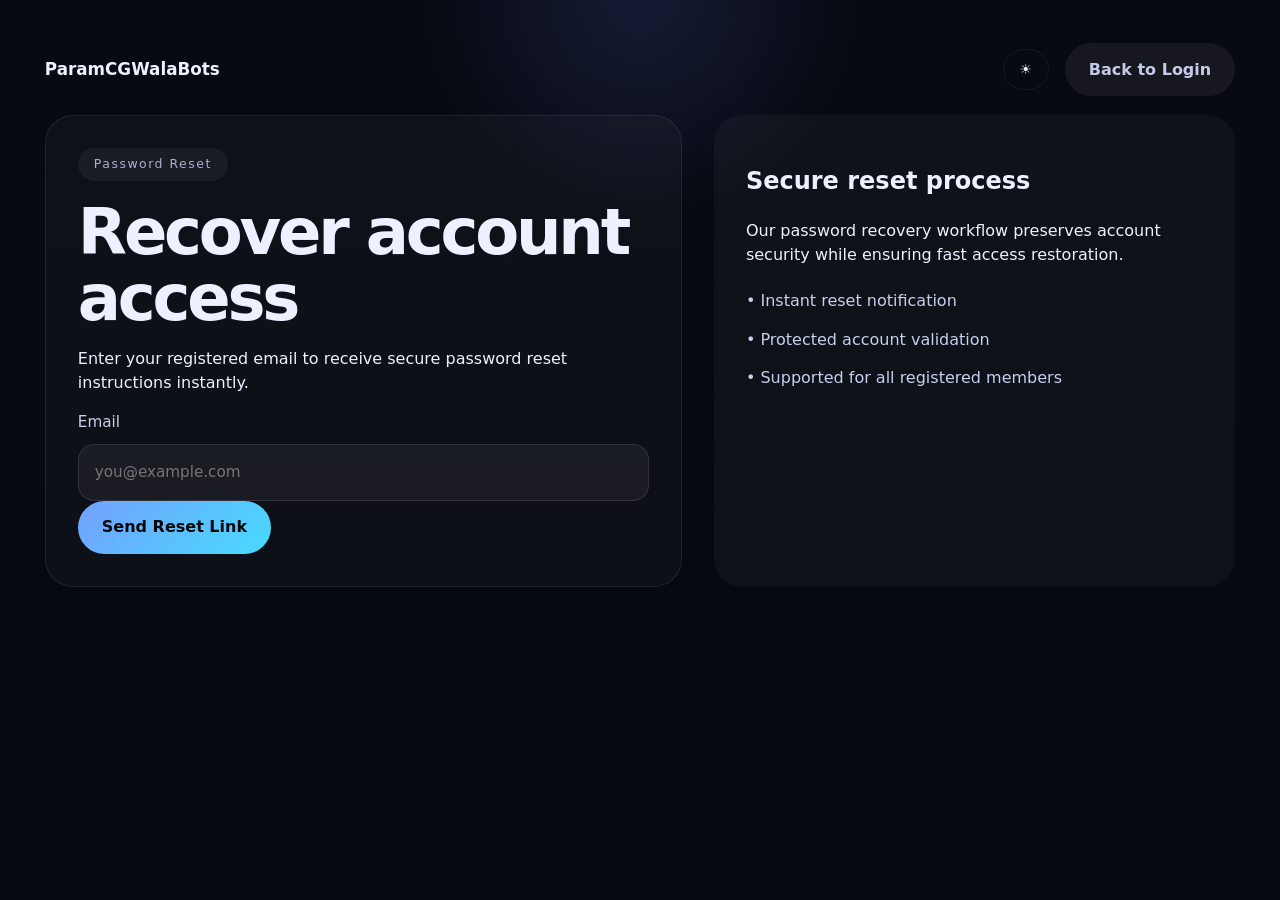
<file: forgot-password.html>
<!DOCTYPE html>
<html lang="en">
<head>
  <meta charset="UTF-8" />
  <meta name="viewport" content="width=device-width, initial-scale=1.0" />
  <title>Forgot Password | ParamCGWalaBots</title>
  <meta name="description" content="Recover your ParamCGWalaBots account with a secure password reset workflow." />
  <meta property="og:title" content="Forgot Password | ParamCGWalaBots" />
  <meta property="og:description" content="Recover your ParamCGWalaBots account with a secure password reset workflow." />
  <link rel="stylesheet" href="styles.css" />
</head>
<body>
  <div class="auth-shell">
    <header class="auth-header">
      <a href="index.html" class="brand-inline">ParamCGWalaBots</a>
      <div style="display: flex; gap: 1rem; align-items: center;">
        <button class="theme-toggle" id="theme-toggle" aria-label="Toggle dark/light mode">☀️</button>
        <a class="button button-soft" href="login.html">Back to Login</a>
      </div>
    </header>
    <main class="auth-panel">
      <div class="auth-card">
        <span class="eyebrow">Password Reset</span>
        <h1>Recover account access</h1>
        <p>Enter your registered email to receive secure password reset instructions instantly.</p>
        <form id="forgot-form" novalidate>
          <label>Email<input id="forgot-email" name="email" type="email" required placeholder="you@example.com" /></label>
          <button type="submit" class="button button-primary">Send Reset Link</button>
        </form>
      </div>
      <div class="auth-info">
        <h2>Secure reset process</h2>
        <p>Our password recovery workflow preserves account security while ensuring fast access restoration.</p>
        <div class="auth-feature-list">
          <span>• Instant reset notification</span>
          <span>• Protected account validation</span>
          <span>• Supported for all registered members</span>
        </div>
      </div>
    </main>
  </div>
  <script src="app.js" defer></script>
</body>
</html>
</file>
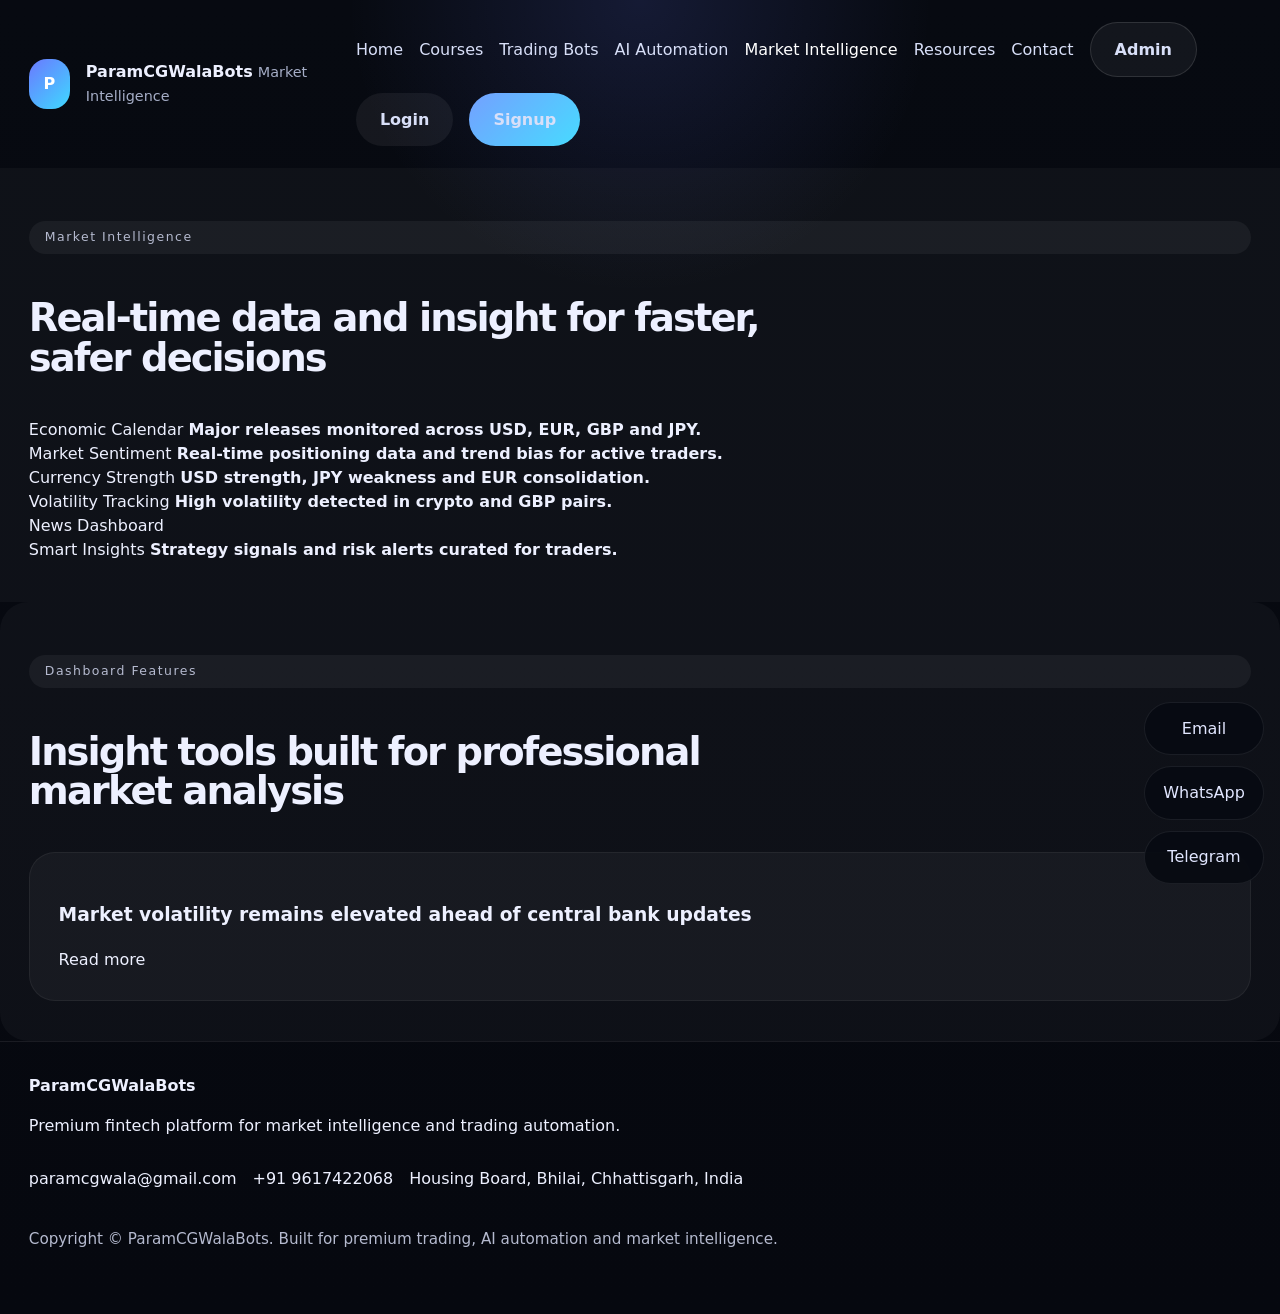
<file: intelligence.html>
<!DOCTYPE html>
<html lang="en">
<head>
  <meta charset="UTF-8" />
  <meta name="viewport" content="width=device-width, initial-scale=1.0" />
  <title>Market Intelligence | ParamCGWalaBots</title>
  <meta name="description" content="Explore the market intelligence dashboard with sentiment, economic calendar, currency strength, volatility and news coverage." />
  <meta property="og:title" content="Market Intelligence | ParamCGWalaBots" />
  <meta property="og:description" content="Explore the market intelligence dashboard with sentiment, economic calendar, currency strength, volatility and news coverage." />
  <link rel="stylesheet" href="styles.css" />
</head>
<body>
  <div class="site-shell">
    <header class="topbar">
      <div class="brand">
        <div class="brand-mark">P</div>
        <div>
          <strong>ParamCGWalaBots</strong>
          <span>Market Intelligence</span>
        </div>
      </div>
      <button class="hamburger-menu" id="hamburger" aria-label="Toggle navigation menu" aria-expanded="false" aria-controls="nav-menu"><span></span><span></span><span></span></button><nav class="nav-links" id="nav-menu">
        <a href="index.html">Home</a>
        <a href="courses.html">Courses</a>
        <a href="trading-bots.html">Trading Bots</a>
        <a href="ai-automation.html">AI Automation</a>
        <a class="active" href="intelligence.html">Market Intelligence</a>
        <a href="resources.html">Resources</a>
        <a href="contact.html">Contact</a>
        <a class="button button-outline admin-link hidden" href="admin.html">Admin</a>
        <a class="button button-soft" href="login.html">Login</a>
        <a class="button button-primary" href="signup.html">Signup</a>
      </nav>
    </header>

    <main>
      <section class="section-panel">
        <div class="section-heading">
          <p class="eyebrow">Market Intelligence</p>
          <h2>Real-time data and insight for faster, safer decisions</h2>
        </div>
        <div class="dashboard-grid">
          <div class="dashboard-card">
            <span>Economic Calendar</span>
            <strong>Major releases monitored across USD, EUR, GBP and JPY.</strong>
          </div>
          <div class="dashboard-card">
            <span>Market Sentiment</span>
            <strong>Real-time positioning data and trend bias for active traders.</strong>
          </div>
          <div class="dashboard-card">
            <span>Currency Strength</span>
            <strong>USD strength, JPY weakness and EUR consolidation.</strong>
          </div>
          <div class="dashboard-card">
            <span>Volatility Tracking</span>
            <strong>High volatility detected in crypto and GBP pairs.</strong>
          </div>
          <div class="dashboard-card chart-card">
            <span>News Dashboard</span>
            <div class="chart-mock">
              <div class="chart-bar" style="height: 70%;"></div>
              <div class="chart-bar" style="height: 55%;"></div>
              <div class="chart-bar" style="height: 85%;"></div>
              <div class="chart-bar" style="height: 40%;"></div>
            </div>
          </div>
          <div class="dashboard-card">
            <span>Smart Insights</span>
            <strong>Strategy signals and risk alerts curated for traders.</strong>
          </div>
        </div>
      </section>
      <section class="section-panel section-alt">
        <div class="section-heading">
          <p class="eyebrow">Dashboard Features</p>
          <h2>Insight tools built for professional market analysis</h2>
        </div>
        <div class="feature-grid">
          <article class="feature-card">
            <h3>Sentiment Scanning</h3>
            <p>Understand retail bias and institutional pressure across asset classes.</p>
          </article>
          <article class="feature-card">
            <h3>Calendar Signals</h3>
            <p>Track economic releases, earnings events and macro data with execution alerts.</p>
          </article>
          <article class="feature-card">
            <h3>Strength Meter</h3>
            <p>Identify dominant currencies and rotation opportunities in real time.</p>
          </article>
        </div>
      </section>
    </main>
    <footer class="site-footer compact-footer">
      <div class="footer-actions">
        <div>
          <strong>ParamCGWalaBots</strong>
          <p>Premium fintech platform for market intelligence and trading automation.</p>
        </div>
        <div class="footer-links">
          <a class="footer-email" href="mailto:paramcgwala@gmail.com">paramcgwala@gmail.com</a>
          <a class="footer-phone" href="tel:+919617422068">+91 9617422068</a>
          <span class="footer-address">Housing Board, Bhilai, Chhattisgarh, India</span>
        </div>
      </div>
      <div class="footer-meta">
        <p>Copyright © ParamCGWalaBots. Built for premium trading, AI automation and market intelligence.</p>
      </div>
    </footer>
  </div>
  <div class="float-contact">
    <a href="mailto:paramcgwala@gmail.com">Email</a>
    <a href="https://wa.me/919617422068" target="_blank" rel="noopener noreferrer">WhatsApp</a>
    <a href="https://web.telegram.org/k/" target="_blank" rel="noopener noreferrer">Telegram</a>
  </div>
  <script src="app.js" defer></script>
</body>
</html>
</file>
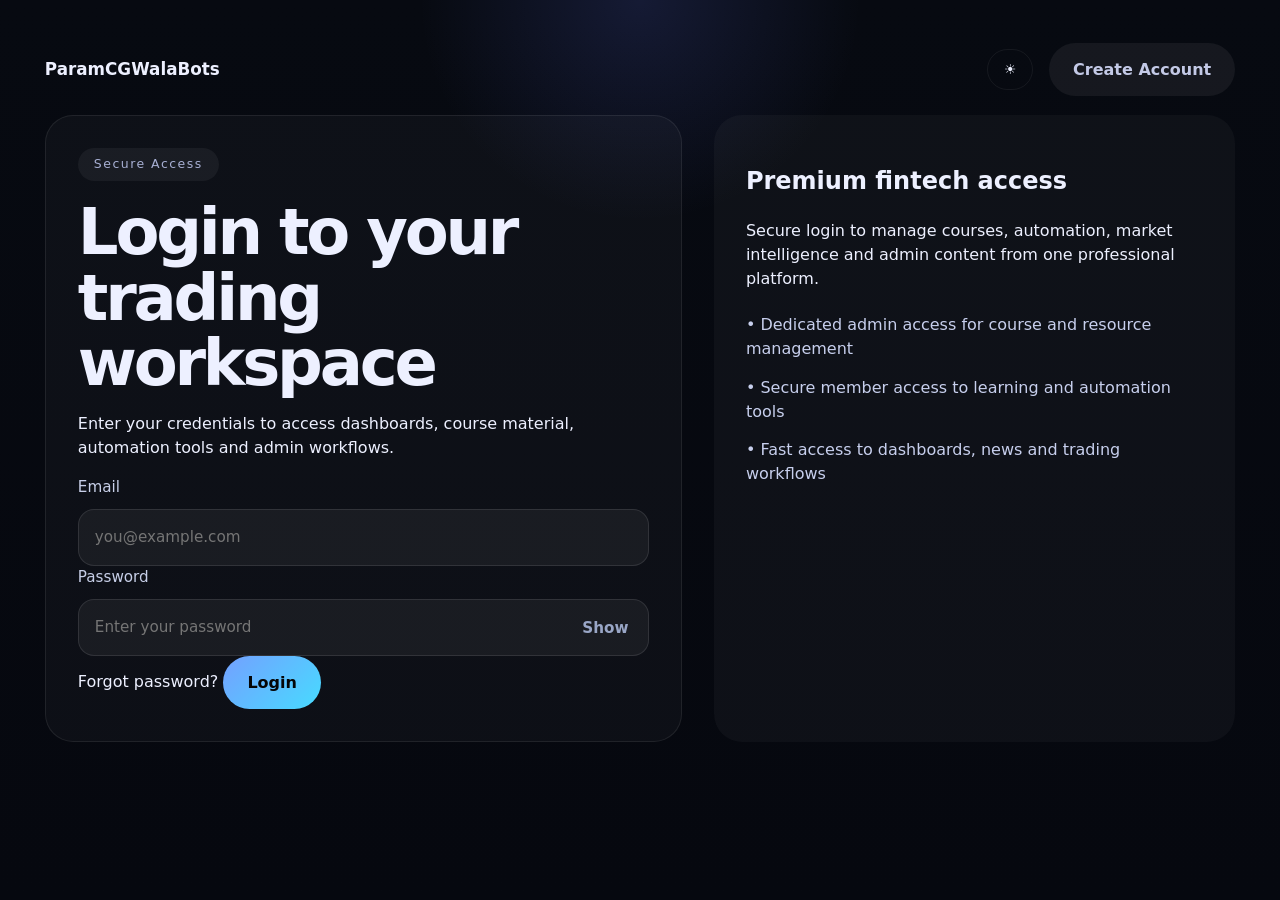
<file: login.html>
<!DOCTYPE html>
<html lang="en">
<head>
  <meta charset="UTF-8" />
  <meta name="viewport" content="width=device-width, initial-scale=1.0" />
  <title>Login | ParamCGWalaBots</title>
  <meta name="description" content="Login to ParamCGWalaBots to access your trading dashboard, premium courses, automation workflows and market intelligence." />
  <meta property="og:title" content="Login | ParamCGWalaBots" />
  <meta property="og:description" content="Login to ParamCGWalaBots to access your trading dashboard, premium courses, automation workflows and market intelligence." />
  <link rel="stylesheet" href="styles.css" />
</head>
<body>
  <div class="auth-shell">
    <header class="auth-header">
      <a href="index.html" class="brand-inline">ParamCGWalaBots</a>
      <div style="display: flex; gap: 1rem; align-items: center;">
        <button class="theme-toggle" id="theme-toggle" aria-label="Toggle dark/light mode">☀️</button>
        <a class="button button-soft" href="signup.html">Create Account</a>
      </div>
    </header>
    <main class="auth-panel">
      <div class="auth-card">
        <span class="eyebrow">Secure Access</span>
        <h1>Login to your trading workspace</h1>
        <p>Enter your credentials to access dashboards, course material, automation tools and admin workflows.</p>
        <form id="login-form" novalidate>
          <label>Email<input id="login-email" name="email" type="email" required placeholder="you@example.com" /></label>
          <label>Password
            <div class="password-input">
              <input id="login-password" name="password" type="password" required placeholder="Enter your password" />
              <button class="toggle-password" type="button" data-target="login-password">Show</button>
            </div>
          </label>
          <div class="auth-actions">
            <a href="forgot-password.html">Forgot password?</a>
            <button type="submit" class="button button-primary">Login</button>
          </div>
        </form>
      </div>
      <div class="auth-info">
        <h2>Premium fintech access</h2>
        <p>Secure login to manage courses, automation, market intelligence and admin content from one professional platform.</p>
        <div class="auth-feature-list">
          <span>• Dedicated admin access for course and resource management</span>
          <span>• Secure member access to learning and automation tools</span>
          <span>• Fast access to dashboards, news and trading workflows</span>
        </div>
      </div>
    </main>
  </div>
  <script src="app.js" defer></script>
</body>
</html>
</file>
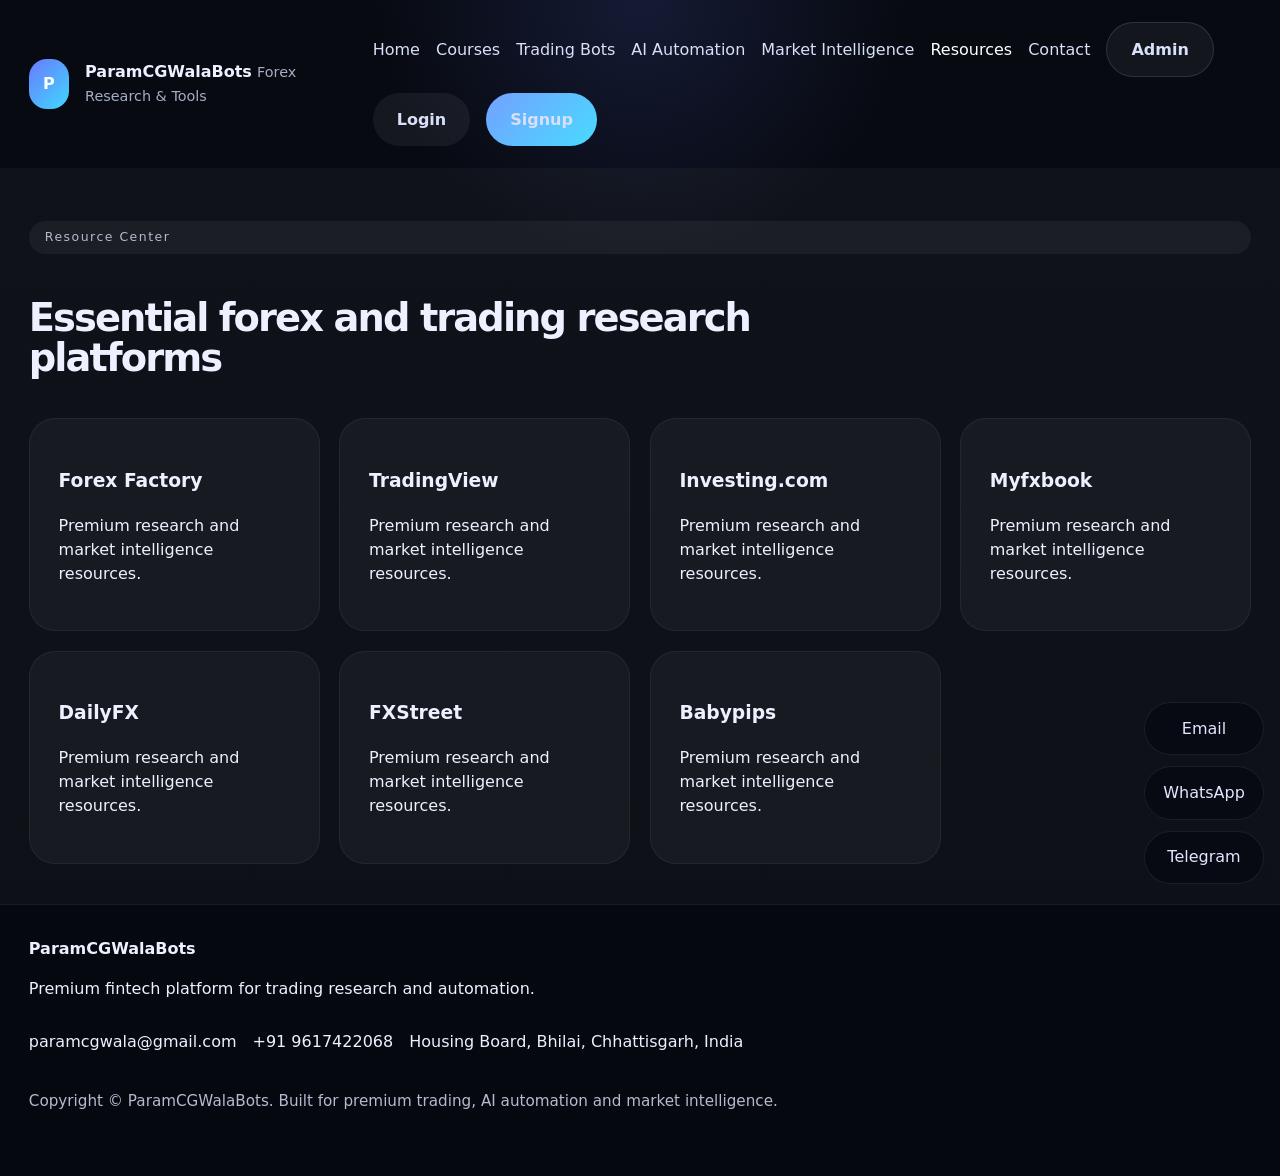
<file: resources.html>
<!DOCTYPE html>
<html lang="en">
<head>
  <meta charset="UTF-8" />
  <meta name="viewport" content="width=device-width, initial-scale=1.0" />
  <title>Resources | ParamCGWalaBots</title>
  <meta name="description" content="Access trusted forex research resources for economic calendars, trading ideas, market news and analytics." />
  <meta property="og:title" content="Resources | ParamCGWalaBots" />
  <meta property="og:description" content="Access trusted forex research resources for economic calendars, trading ideas, market news and analytics." />
  <link rel="stylesheet" href="styles.css" />
</head>
<body>
  <div class="site-shell">
    <header class="topbar">
      <div class="brand">
        <div class="brand-mark">P</div>
        <div>
          <strong>ParamCGWalaBots</strong>
          <span>Forex Research & Tools</span>
        </div>
      </div>
      <button class="hamburger-menu" id="hamburger" aria-label="Toggle navigation menu" aria-expanded="false" aria-controls="nav-menu"><span></span><span></span><span></span></button><nav class="nav-links" id="nav-menu">
        <a href="index.html">Home</a>
        <a href="courses.html">Courses</a>
        <a href="trading-bots.html">Trading Bots</a>
        <a href="ai-automation.html">AI Automation</a>
        <a href="intelligence.html">Market Intelligence</a>
        <a class="active" href="resources.html">Resources</a>
        <a href="contact.html">Contact</a>
        <a class="button button-outline admin-link hidden" href="admin.html">Admin</a>
        <a class="button button-soft" href="login.html">Login</a>
        <a class="button button-primary" href="signup.html">Signup</a>
      </nav>
    </header>

    <main>
      <section class="section-panel">
        <div class="section-heading">
          <p class="eyebrow">Resource Center</p>
          <h2>Essential forex and trading research platforms</h2>
        </div>
        <div class="resource-grid">
          <a class="resource-card" href="https://www.forexfactory.com" target="_blank" rel="noopener noreferrer">
            <h3>Forex Factory</h3>
            <p>Economic calendar, news flow and volatility signals for professional traders.</p>
          </a>
          <a class="resource-card" href="https://www.tradingview.com" target="_blank" rel="noopener noreferrer">
            <h3>TradingView</h3>
            <p>Leading charting platform with advanced indicators and shared analysis.</p>
          </a>
          <a class="resource-card" href="https://www.investing.com" target="_blank" rel="noopener noreferrer">
            <h3>Investing.com</h3>
            <p>Market data, analyst commentary and an economic event calendar in one service.</p>
          </a>
          <a class="resource-card" href="https://www.myfxbook.com" target="_blank" rel="noopener noreferrer">
            <h3>Myfxbook</h3>
            <p>Performance analytics, trade journaling and verified strategy tracking.</p>
          </a>
          <a class="resource-card" href="https://www.dailyfx.com" target="_blank" rel="noopener noreferrer">
            <h3>DailyFX</h3>
            <p>Technical research, sentiment reports and currency analysis for active traders.</p>
          </a>
          <a class="resource-card" href="https://www.fxstreet.com" target="_blank" rel="noopener noreferrer">
            <h3>FXStreet</h3>
            <p>News coverage, volatility assessment and intra-day forex commentary.</p>
          </a>
          <a class="resource-card" href="https://www.babypips.com" target="_blank" rel="noopener noreferrer">
            <h3>Babypips</h3>
            <p>Forex education and trading fundamentals for retail and aspiring professionals.</p>
          </a>
        </div>
      </section>
    </main>
    <footer class="site-footer compact-footer">
      <div class="footer-actions">
        <div>
          <strong>ParamCGWalaBots</strong>
          <p>Premium fintech platform for trading research and automation.</p>
        </div>
        <div class="footer-links">
          <a class="footer-email" href="mailto:paramcgwala@gmail.com">paramcgwala@gmail.com</a>
          <a class="footer-phone" href="tel:+919617422068">+91 9617422068</a>
          <span class="footer-address">Housing Board, Bhilai, Chhattisgarh, India</span>
        </div>
      </div>
      <div class="footer-meta">
        <p>Copyright © ParamCGWalaBots. Built for premium trading, AI automation and market intelligence.</p>
      </div>
    </footer>
  </div>
  <div class="float-contact">
    <a href="mailto:paramcgwala@gmail.com">Email</a>
    <a href="https://wa.me/919617422068" target="_blank" rel="noopener noreferrer">WhatsApp</a>
    <a href="https://web.telegram.org/k/" target="_blank" rel="noopener noreferrer">Telegram</a>
  </div>
  <script src="app.js" defer></script>
</body>
</html>
</file>
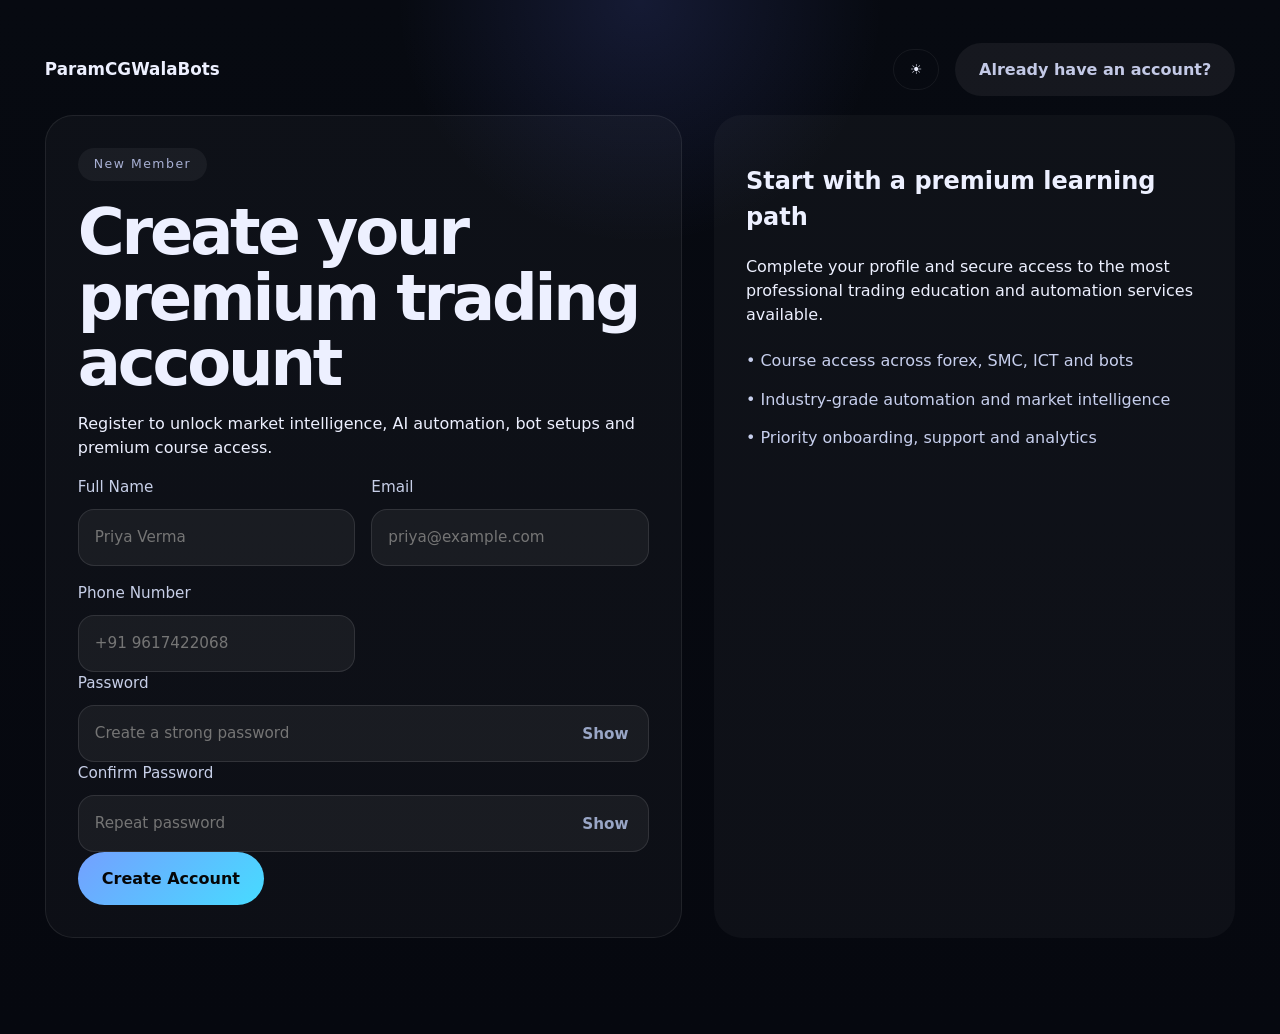
<file: signup.html>
<!DOCTYPE html>
<html lang="en">
<head>
  <meta charset="UTF-8" />
  <meta name="viewport" content="width=device-width, initial-scale=1.0" />
  <title>Sign Up | ParamCGWalaBots</title>
  <meta name="description" content="Register for ParamCGWalaBots to access premium trading education, AI automation, market intelligence and bot services." />
  <meta property="og:title" content="Sign Up | ParamCGWalaBots" />
  <meta property="og:description" content="Register for ParamCGWalaBots to access premium trading education, AI automation, market intelligence and bot services." />
  <link rel="stylesheet" href="styles.css" />
</head>
<body>
  <div class="auth-shell">
    <header class="auth-header">
      <a href="index.html" class="brand-inline">ParamCGWalaBots</a>
      <div style="display: flex; gap: 1rem; align-items: center;">
        <button class="theme-toggle" id="theme-toggle" aria-label="Toggle dark/light mode">☀️</button>
        <a class="button button-soft" href="login.html">Already have an account?</a>
      </div>
    </header>
    <main class="auth-panel">
      <div class="auth-card">
        <span class="eyebrow">New Member</span>
        <h1>Create your premium trading account</h1>
        <p>Register to unlock market intelligence, AI automation, bot setups and premium course access.</p>
        <form id="signup-form" novalidate>
          <div class="form-grid">
            <label>Full Name<input id="signup-name" name="name" type="text" required placeholder="Priya Verma" /></label>
            <label>Email<input id="signup-email" name="email" type="email" required placeholder="priya@example.com" /></label>
            <label>Phone Number<input id="signup-phone" name="phone" type="tel" required placeholder="+91 9617422068" /></label>
          </div>
          <label>Password
            <div class="password-input">
              <input id="signup-password" name="password" type="password" required placeholder="Create a strong password" />
              <button class="toggle-password" type="button" data-target="signup-password">Show</button>
            </div>
          </label>
          <label>Confirm Password
            <div class="password-input">
              <input id="signup-confirm" name="confirm" type="password" required placeholder="Repeat password" />
              <button class="toggle-password" type="button" data-target="signup-confirm">Show</button>
            </div>
          </label>
          <button type="submit" class="button button-primary">Create Account</button>
        </form>
      </div>
      <div class="auth-info">
        <h2>Start with a premium learning path</h2>
        <p>Complete your profile and secure access to the most professional trading education and automation services available.</p>
        <div class="auth-feature-list">
          <span>• Course access across forex, SMC, ICT and bots</span>
          <span>• Industry-grade automation and market intelligence</span>
          <span>• Priority onboarding, support and analytics</span>
        </div>
      </div>
    </main>
  </div>
  <script src="app.js" defer></script>
</body>
</html>
</file>
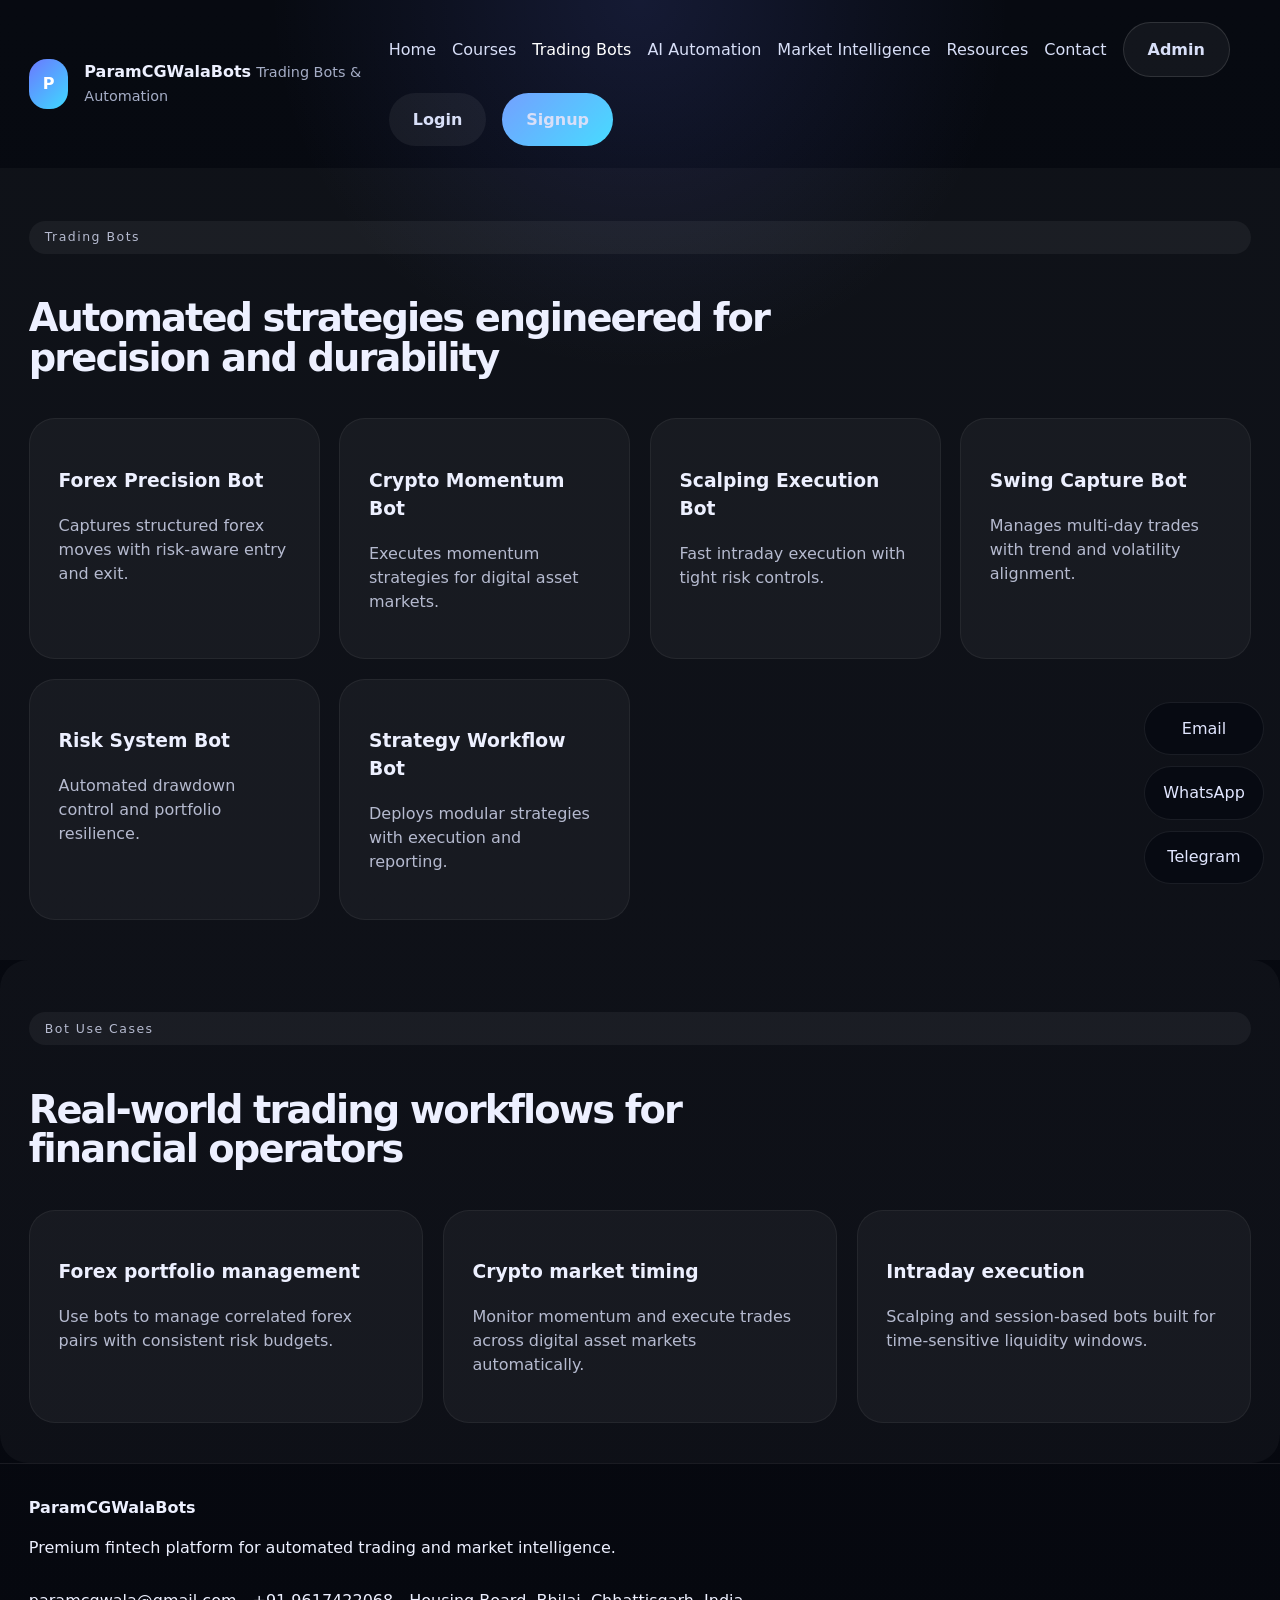
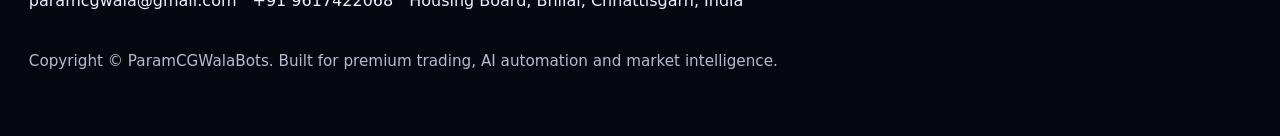
<file: trading-bots.html>
<!DOCTYPE html>
<html lang="en">
<head>
  <meta charset="UTF-8" />
  <meta name="viewport" content="width=device-width, initial-scale=1.0" />
  <title>Trading Bots | ParamCGWalaBots</title>
  <meta name="description" content="Discover premium trading bots for forex, crypto, scalping, swing trading and risk-managed automation." />
  <meta property="og:title" content="Trading Bots | ParamCGWalaBots" />
  <meta property="og:description" content="Discover premium trading bots for forex, crypto, scalping, swing trading and risk-managed automation." />
  <link rel="stylesheet" href="styles.css" />
</head>
<body>
  <div class="site-shell">
    <header class="topbar">
      <div class="brand">
        <div class="brand-mark">P</div>
        <div>
          <strong>ParamCGWalaBots</strong>
          <span>Trading Bots & Automation</span>
        </div>
      </div>
      <button class="hamburger-menu" id="hamburger" aria-label="Toggle navigation menu" aria-expanded="false" aria-controls="nav-menu"><span></span><span></span><span></span></button><nav class="nav-links" id="nav-menu">
        <a href="index.html">Home</a>
        <a href="courses.html">Courses</a>
        <a class="active" href="trading-bots.html">Trading Bots</a>
        <a href="ai-automation.html">AI Automation</a>
        <a href="intelligence.html">Market Intelligence</a>
        <a href="resources.html">Resources</a>
        <a href="contact.html">Contact</a>
        <a class="button button-outline admin-link hidden" href="admin.html">Admin</a>
        <a class="button button-soft" href="login.html">Login</a>
        <a class="button button-primary" href="signup.html">Signup</a>
      </nav>
    </header>

    <main>
      <section class="section-panel">
        <div class="section-heading">
          <p class="eyebrow">Trading Bots</p>
          <h2>Automated strategies engineered for precision and durability</h2>
        </div>
        <div class="bot-grid">
          <article class="bot-card">
            <h3>Forex Execution Bot</h3>
            <p>Automates currency pair execution with structured entry, exit, and volatility-aware risk management.</p>
          </article>
          <article class="bot-card">
            <h3>Crypto Momentum Bot</h3>
            <p>Designed for cryptocurrency momentum plays with real-time market signal integration.</p>
          </article>
          <article class="bot-card">
            <h3>Scalping Bot</h3>
            <p>Captures short-term price moves with fast order flow response and micro-risk control.</p>
          </article>
          <article class="bot-card">
            <h3>Swing Capture Bot</h3>
            <p>Focuses on multi-day opportunities with trend alignment and disciplined stop placement.</p>
          </article>
          <article class="bot-card">
            <h3>Risk System Bot</h3>
            <p>Implements drawdown limits, dynamic sizing and portfolio-level risk mitigation.</p>
          </article>
          <article class="bot-card">
            <h3>Automation Orchestration Bot</h3>
            <p>Combines strategy signals, execution and reporting into a single automated workflow.</p>
          </article>
        </div>
      </section>
      <section class="section-panel section-alt">
        <div class="section-heading">
          <p class="eyebrow">Bot Use Cases</p>
          <h2>Real-world trading workflows for financial operators</h2>
        </div>
        <div class="feature-grid">
          <article class="feature-card">
            <h3>Forex portfolio management</h3>
            <p>Use bots to manage correlated forex pairs with consistent risk budgets.</p>
          </article>
          <article class="feature-card">
            <h3>Crypto market timing</h3>
            <p>Monitor momentum and execute trades across digital asset markets automatically.</p>
          </article>
          <article class="feature-card">
            <h3>Intraday execution</h3>
            <p>Scalping and session-based bots built for time-sensitive liquidity windows.</p>
          </article>
        </div>
      </section>
    </main>
    <footer class="site-footer compact-footer">
      <div class="footer-actions">
        <div>
          <strong>ParamCGWalaBots</strong>
          <p>Premium fintech platform for automated trading and market intelligence.</p>
        </div>
        <div class="footer-links">
          <a class="footer-email" href="mailto:paramcgwala@gmail.com">paramcgwala@gmail.com</a>
          <a class="footer-phone" href="tel:+919617422068">+91 9617422068</a>
          <span class="footer-address">Housing Board, Bhilai, Chhattisgarh, India</span>
        </div>
      </div>
      <div class="footer-meta">
        <p>Copyright © ParamCGWalaBots. Built for premium trading, AI automation and market intelligence.</p>
      </div>
    </footer>
  </div>
  <div class="float-contact">
    <a href="mailto:paramcgwala@gmail.com">Email</a>
    <a href="https://wa.me/919617422068" target="_blank" rel="noopener noreferrer">WhatsApp</a>
    <a href="https://web.telegram.org/k/" target="_blank" rel="noopener noreferrer">Telegram</a>
  </div>
  <script src="app.js" defer></script>
</body>
</html>
</file>
<file: styles.css>
/* Premium dark fintech UI */
:root {
  color-scheme: dark;
  font-family: Inter, ui-sans-serif, system-ui, -apple-system, BlinkMacSystemFont, 'Segoe UI', sans-serif;
  font-size: 16px;
  line-height: 1.5;
  color: #edf0ff;
  background: #06080f;
  --bg-primary: #06080f;
  --bg-secondary: #0a0d14;
  --text-primary: #edf0ff;
  --text-secondary: #b5bacf;
  --border-color: rgba(255, 255, 255, 0.06);
  --accent-primary: #6b79ff;
  --accent-secondary: #3ed9ff;
}
body.light-mode {
  --bg-primary: #ffffff;
  --bg-secondary: #f5f5f7;
  --text-primary: #1a1a1a;
  --text-secondary: #666666;
  --border-color: rgba(0, 0, 0, 0.1);
  color: var(--text-primary);
  background: var(--bg-primary);
}
body.light-mode a { color: inherit; }
body.light-mode input, body.light-mode textarea { background: var(--bg-secondary); color: var(--text-primary); border-color: var(--border-color); }
* {
  box-sizing: border-box;
}
html {
  scroll-behavior: smooth;
}
body {
  margin: 0;
  min-height: 100vh;
  background: radial-gradient(circle at top, rgba(102, 120, 255, 0.15), transparent 20%), linear-gradient(180deg, #070a11 0%, #06080f 100%);
}
a {
  color: inherit;
  text-decoration: none;
}
button, input, textarea {
  font: inherit;
}
button { cursor: pointer; }
.site-shell, .auth-shell, .dashboard-shell { max-width: 1440px; margin: 0 auto; }
.topbar {
  display: flex;
  justify-content: space-between;
  align-items: center;
  gap: 1rem;
  padding: 1.4rem 1.8rem;
  position: relative;
}
.hamburger-menu {
  display: none;
  flex-direction: column;
  gap: 6px;
  background: none;
  border: none;
  cursor: pointer;
  padding: 0.5rem;
  z-index: 40;
}
.hamburger-menu span {
  width: 24px;
  height: 2px;
  background: var(--text-primary);
  transition: all 0.3s ease;
  display: block;
}
.hamburger-menu.active span:nth-child(1) { transform: rotate(45deg) translate(10px, 10px); }
.hamburger-menu.active span:nth-child(2) { opacity: 0; }
.hamburger-menu.active span:nth-child(3) { transform: rotate(-45deg) translate(8px, -8px); }
.theme-toggle {
  background: none;
  border: 1px solid var(--border-color);
  color: var(--text-primary);
  padding: 0.6rem 1rem;
  border-radius: 999px;
  cursor: pointer;
  transition: all 0.2s ease;
  font-weight: 600;
  font-size: 0.85rem;
}
.theme-toggle:hover { background: rgba(255, 255, 255, 0.08); }
.brand {
  display: flex;
  align-items: center;
  gap: 1rem;
}
.brand-mark {
  width: 50px; height: 50px;
  border-radius: 18px;
  display: grid; place-items: center;
  background: linear-gradient(135deg, #6b79ff 0%, #3ed9ff 100%);
  color: #fff; font-weight: 800;
}
.brand strong { font-size: 1rem; }
.brand span { color: #a5adc6; font-size: 0.9rem; }
.nav-links {
  display: flex;
  flex-wrap: wrap;
  gap: 1rem;
  align-items: center;
  transition: all 0.3s ease;
}
.mobile-nav-open .nav-links {
  position: absolute;
  top: 100%;
  left: 0;
  right: 0;
  flex-direction: column;
  background: var(--bg-secondary);
  border-bottom: 1px solid var(--border-color);
  padding: 1rem;
  gap: 0.5rem;
  z-index: 35;
}
.nav-links a { color: #d8dff8; transition: color 0.2s ease; }
.nav-links a:hover, .nav-links a.active { color: #fff; }
.button {
  border: none;
  border-radius: 999px;
  padding: 0.9rem 1.5rem;
  font-weight: 700;
  transition: transform 0.2s ease, background 0.2s ease;
}
.button:hover { transform: translateY(-2px); }
.button-primary { background: linear-gradient(135deg,#74a0ff,#47dbff); color: #050607; }
.button-outline { background: rgba(255,255,255,0.05); border: 1px solid rgba(255,255,255,0.12); color: #e8edf8; }
.button-soft { background: rgba(255,255,255,0.06); color: #c3c9e6; }
.hero {
  display: grid;
  grid-template-columns: 1.2fr 0.8fr;
  gap: 2rem;
  align-items: start;
  padding: 2.5rem 1.8rem 1rem;
}
.hero-copy { max-width: 680px; }
.eyebrow {
  display: inline-flex;
  padding: 0.45rem 1rem;
  border-radius: 999px;
  background: rgba(255,255,255,0.05);
  color: #a8b0d4;
  letter-spacing: 0.12em;
  font-size: 0.78rem;
}
.hero h1, .section-heading h2, .auth-card h1, .dashboard-header h1 { margin: 1.2rem 0 1rem; font-size: clamp(2.5rem, 5vw, 4rem); line-height: 1.02; letter-spacing: -0.05em; }
.hero-text, .section-heading p, .feature-card p, .service-card p, .bot-card p, .dashboard-card p, .testimonial-card p, .faq-card p, .footer-meta p { color: #b5bacf; }
.hero-actions { display: flex; flex-wrap: wrap; gap: 1rem; margin: 1.6rem 0 1.2rem; }
.hero-links { display: flex; flex-wrap: wrap; gap: 0.9rem; }
.hero-links a { color: #b0b8e5; }
.hero-panel {
  padding: 1.8rem;
  border-radius: 28px;
  background: rgba(11, 15, 24, 0.9);
  border: 1px solid rgba(255,255,255,0.06);
  backdrop-filter: blur(18px);
}
.panel-head { display: flex; justify-content: space-between; gap: 1rem; align-items: center; }
.panel-label { color: #8b92b5; font-size: 0.88rem; }
.status-pill { background: rgba(83, 183, 255, 0.14); color: #bcd9ff; padding: 0.5rem 0.9rem; border-radius: 999px; font-size: 0.85rem; }
.ticker-grid { display: grid; gap: 0.85rem; margin: 1.4rem 0; }
.ticker-item { display: grid; grid-template-columns: minmax(0,1fr) minmax(0,1fr); align-items: center; gap: 0.5rem; padding: 1rem 1.1rem; border-radius: 18px; background: rgba(255,255,255,0.04); }
.ticker-item span, .ticker-item strong { display: block; }
.positive { color: #6ff5ad; }
.negative { color: #ff8282; }
.market-panel { padding: 1rem 0.5rem; border-top: 1px solid rgba(255,255,255,0.07); }
.metric-row { display: grid; gap: 0.7rem; margin: 0.9rem 0; }
.metric-row span { display: block; color: #9da3c2; }
.metric-row strong { display: block; }
.section-panel { padding: 2.5rem 1.8rem; }
.section-alt { background: rgba(255,255,255,0.03); border-radius: 28px; }
.section-heading { display: flex; flex-direction: column; gap: 0.8rem; margin-bottom: 1.6rem; }
.section-heading h2 { font-size: clamp(2rem, 3vw, 3rem); max-width: 760px; }
.service-grid, .feature-grid, .bot-grid, .testimonial-grid, .faq-grid, .resource-grid, .outcome-grid { display: grid; gap: 1.2rem; grid-template-columns: repeat(auto-fit, minmax(240px, 1fr)); }
.service-card, .feature-card, .bot-card, .testimonial-card, .faq-card, .resource-card, .outcome-card { padding: 1.8rem; border-radius: 26px; background: rgba(255,255,255,0.04); border: 1px solid rgba(255,255,255,0.06); transition: transform 0.25s ease, border-color 0.25s ease; }
.service-card:hover, .feature-card:hover, .bot-card:hover, .testimonial-card:hover, .faq-card:hover, .resource-card:hover, .outcome-card:hover { transform: translateY(-3px); border-color: rgba(84, 194, 255, 0.2); }
.bot-card, .outcome-card { min-height: 220px; }
.testimonial-card p { margin-bottom: 1.25rem; font-size: 0.98rem; line-height: 1.75; }
.testimonial-card strong { color: #fff; font-size: 0.95rem; }
.faq-card h3 { margin-bottom: 0.9rem; }
.contact-section .contact-grid, .contact-panel .contact-grid { display: grid; grid-template-columns: 1.05fr 0.95fr; gap: 1.4rem; }
.contact-details, .contact-form-card, .contact-map { padding: 1.8rem; border-radius: 28px; background: rgba(255,255,255,0.04); border: 1px solid rgba(255,255,255,0.06); }
.contact-meta { display: grid; gap: 0.9rem; margin: 1.4rem 0; }
.contact-meta div { display: grid; gap: 0.25rem; }
.contact-meta strong { color: #8fa0cc; font-size: 0.85rem; }
.contact-meta a, .contact-meta span { color: #d5dbf0; }
.contact-actions { display: flex; flex-wrap: wrap; gap: 1rem; margin-top: 1rem; }
.map-card iframe, .map-frame iframe { width: 100%; min-height: 280px; border: 0; border-radius: 22px; }
.form-grid { display: grid; gap: 1rem; grid-template-columns: repeat(2, minmax(0, 1fr)); }
label { display: grid; gap: 0.65rem; color: #c7cfe8; font-size: 0.95rem; }
input, textarea { width: 100%; border-radius: 16px; border: 1px solid rgba(255,255,255,0.1); background: rgba(255,255,255,0.05); color: #f3f7ff; padding: 1rem; outline: none; }
input:focus, textarea:focus { border-color: rgba(100, 150, 255, 0.8); box-shadow: 0 0 0 4px rgba(74, 139, 255, 0.12); }
.full-width { grid-column: 1 / -1; }
.site-footer { padding: 2rem 1.8rem 3rem; border-top: 1px solid rgba(255,255,255,0.08); }
.footer-actions { display: flex; justify-content: space-between; gap: 1rem; flex-wrap: wrap; }
.footer-links { display: flex; flex-wrap: wrap; gap: 1rem; align-items: center; }
.footer-meta { margin-top: 1.3rem; color: #9299b8; font-size: 0.95rem; }
..footer-links a { color: #cdd2ec; }
.social-icons { display: flex; flex-wrap: wrap; gap: 0.75rem; margin-top: 1rem; }
.social-icons a { display: inline-flex; align-items: center; justify-content: center; width: 44px; height: 44px; border-radius: 50%; background: rgba(255,255,255,0.08); color: #fff; font-size: 0.95rem; border: 1px solid rgba(255,255,255,0.12); transition: transform 0.2s ease, background 0.2s ease; }
.social-icons a:hover { background: rgba(71, 125, 255, 0.16); transform: translateY(-2px); }
.premium-cta { padding: 2.5rem 1.8rem; margin: 1rem 0; border-radius: 28px; background: linear-gradient(180deg, rgba(44, 61, 90, 0.95), rgba(10, 14, 24, 0.95)); border: 1px solid rgba(255,255,255,0.08); }
.premium-cta .cta-card { display: grid; gap: 1rem; align-items: start; }
.premium-cta .button-group { display: flex; flex-wrap: wrap; gap: 1rem; margin-top: 0.8rem; }
.community-section { padding: 2.5rem 1.8rem; }
.community-grid { display: grid; gap: 1.2rem; grid-template-columns: repeat(auto-fit, minmax(240px, 1fr)); }
.community-card { padding: 1.8rem; border-radius: 24px; background: rgba(255,255,255,0.04); border: 1px solid rgba(255,255,255,0.06); }
.compact-footer .footer-actions { gap: 0.8rem; padding-bottom: 1rem; }
.float-contact { position: fixed; right: 1rem; bottom: 1rem; display: grid; gap: 0.7rem; z-index: 30; }
.float-contact a { display: inline-flex; align-items: center; justify-content: center; min-width: 120px; padding: 0.85rem 1rem; border-radius: 999px; background: rgba(8,11,18,0.95); border: 1px solid rgba(255,255,255,0.08); color: #e1e6ff; }
.auth-shell { min-height: 100vh; display: flex; flex-direction: column; padding: 1.5rem 1rem 3rem; }
.auth-header, .dashboard-header { display: flex; justify-content: space-between; align-items: center; padding: 1.2rem 1.8rem; }
.auth-header .brand-inline, .brand-inline { font-weight: 800; font-size: 1.05rem; }
.auth-panel { display: grid; grid-template-columns: 1.1fr 0.9fr; gap: 2rem; padding: 0 1.8rem 3rem; }
.auth-card, .auth-info, .dashboard-sidebar, .dashboard-main, .section-panel { background: rgba(255,255,255,0.03); }
.auth-card { padding: 2rem; border-radius: 28px; border: 1px solid rgba(255,255,255,0.08); }
.auth-info { padding: 2rem; border-radius: 28px; }
.auth-info h2 { margin-top: 1rem; }
.auth-feature-list { display: grid; gap: 0.9rem; margin-top: 1.4rem; color: #c7cfed; }
.password-input { position: relative; }
.toggle-password { position: absolute; top: 50%; right: 0.9rem; transform: translateY(-50%); background: transparent; border: none; color: #99a6c6; font-weight: 700; }
.dashboard-shell { display: grid; grid-template-columns: 280px 1fr; min-height: 100vh; }
.dashboard-sidebar { padding: 2rem 1.4rem; border-right: 1px solid rgba(255,255,255,0.08); }
.dashboard-nav { display: grid; gap: 0.8rem; margin-top: 2rem; }
.dashboard-nav a { display: block; padding: 1rem 1.1rem; border-radius: 16px; color: #c5c9e2; transition: 0.2s ease; }
.dashboard-nav a:hover, .dashboard-nav a.active { background: rgba(74, 139, 255, 0.12); color: #fff; transform: translateX(2px); }
.sidebar-footer { margin-top: auto; }
.dashboard-main { padding: 2rem 2.2rem; }
.dashboard-cards { display: grid; gap: 1rem; grid-template-columns: repeat(auto-fit, minmax(220px, 1fr)); }
.metric-card { padding: 1.6rem; border-radius: 24px; border: 1px solid rgba(255,255,255,0.08); }
.metric-card span, .metric-card p { color: #a7aecd; }
.metric-card strong { display: block; margin: 0.9rem 0; font-size: 2rem; }
.dashboard-block { margin-top: 2rem; }
.inline-panel { display: flex; justify-content: space-between; align-items: center; gap: 1rem; margin-bottom: 1rem; flex-wrap: wrap; }
.manage-actions { display: flex; gap: 1rem; flex-wrap: wrap; }
.category-actions { display: flex; flex-wrap: wrap; gap: 0.8rem; margin-bottom: 1.5rem; }
.category-actions button { padding: 0.7rem 1.2rem; font-size: 0.9rem; }
.admin-search-box { display: flex; gap: 0.8rem; margin: 1.5rem 0; padding: 1.2rem 1.8rem; background: rgba(255, 255, 255, 0.03); border-radius: 18px; border: 1px solid rgba(255,255,255,0.08); }
.admin-search-box input { flex: 1; background: transparent; border: none; color: var(--text-primary); outline: none; }
.admin-search-box input::placeholder { color: #666; }
.admin-search-box button { padding: 0.7rem 1.2rem; background: rgba(100, 150, 255, 0.2); border: 1px solid rgba(100, 150, 255, 0.4); border-radius: 12px; color: #74a0ff; cursor: pointer; font-weight: 600; transition: all 0.2s ease; }
.admin-search-box button:hover { background: rgba(100, 150, 255, 0.3); }
.export-backup-section { display: flex; gap: 0.8rem; padding: 1.2rem 1.8rem; background: rgba(111, 245, 173, 0.08); border: 1px solid rgba(111, 245, 173, 0.2); border-radius: 18px; margin: 1.5rem 0; flex-wrap: wrap; }
.export-backup-section button { padding: 0.7rem 1.2rem; background: rgba(111, 245, 173, 0.2); border: 1px solid rgba(111, 245, 173, 0.4); border-radius: 12px; color: #6ff5ad; cursor: pointer; font-weight: 600; transition: all 0.2s ease; }
.export-backup-section button:hover { background: rgba(111, 245, 173, 0.3); }
.table-card { overflow-x: auto; border-radius: 24px; border: 1px solid rgba(255,255,255,0.08); }
table { width: 100%; border-collapse: collapse; }
th, td { padding: 1rem 1.2rem; text-align: left; }
thead th { color: #b4bad0; border-bottom: 1px solid rgba(255,255,255,0.08); }
tbody tr:hover { background: rgba(255,255,255,0.04); }
.admin-card { border-radius: 24px; padding: 1.6rem; }
.modal {
  position: fixed;
  inset: 0;
  display: flex;
  align-items: center;
  justify-content: center;
  padding: 1.25rem;
  background: rgba(3, 7, 18, 0.88);
  z-index: 50;
}
.hidden {
  display: none !important;
}
.modal.hidden {
  display: none;
}
.modal-panel {
  width: min(100%, 960px);
  max-height: min(100%, 900px);
  overflow: auto;
  border-radius: 28px;
  padding: 1.75rem;
  background: rgba(8, 12, 22, 0.98);
  border: 1px solid rgba(255, 255, 255, 0.08);
  box-shadow: 0 32px 80px rgba(0, 0, 0, 0.35);
}
.modal-header {
  display: flex;
  justify-content: space-between;
  align-items: flex-start;
  gap: 1rem;
  margin-bottom: 1.25rem;
}
.modal-header h2 {
  margin: 0;
  font-size: 1.5rem;
}
.modal-grid {
  display: grid;
  gap: 1rem;
  grid-template-columns: repeat(2, minmax(0, 1fr));
}
.modal-row {
  display: grid;
  gap: 0.55rem;
}
.modal-row.full {
  grid-column: 1 / -1;
}
.modal-row label {
  display: grid;
  gap: 0.5rem;
  color: #c7cfe8;
  font-size: 0.95rem;
}
.modal-row input,
.modal-row textarea,
.modal-row select {
  width: 100%;
  border-radius: 16px;
  border: 1px solid rgba(255,255,255,0.1);
  background: rgba(255,255,255,0.05);
  color: #f3f7ff;
  padding: 0.95rem 1rem;
}
.modal-footer {
  display: flex;
  justify-content: flex-end;
  gap: 1rem;
  margin-top: 1.25rem;
  flex-wrap: wrap;
}
.editor-help {
  color: #b5bacf;
  margin-top: 0.75rem;
}
.dashboard-intro {
  color: #b2baea;
  max-width: 760px;
  margin-top: 0.6rem;
}
textarea { resize: vertical; }
@media (max-width: 1100px) {
  .hero, .contact-panel .contact-grid, .dashboard-shell, .auth-panel, .dashboard-grid { grid-template-columns: 1fr; }
  .dashboard-sidebar { position: relative; min-height: auto; border-right: none; }
  .hamburger-menu { display: flex; }
  .nav-links { display: none; }
  .mobile-nav-open .nav-links { display: flex; }
  .hero-panel { order: -1; }
  .hero { padding: 1.75rem 1rem 1rem; }
  .topbar { flex-wrap: wrap; }
  .nav-links { justify-content: center; }
}
@media (max-width: 860px) {
  .topbar, .auth-header, .dashboard-header, .site-shell, .auth-panel, .dashboard-main { padding-left: 1rem; padding-right: 1rem; }
  .hero h1 { font-size: 2.7rem; }
  .hero-panel, .auth-card, .auth-info, .dashboard-main { padding: 1.4rem; }
  .hero-actions, .hero-links { flex-direction: column; }
  .nav-links { justify-content: flex-start; }
  .footer-links, .social-icons { justify-content: flex-start; }
  .hamburger-menu { display: flex; }
  .nav-links { display: none; }
  .mobile-nav-open .nav-links { position: absolute; top: 100%; left: 0; right: 0; display: flex; flex-direction: column; background: rgba(6, 8, 15, 0.95); border-bottom: 1px solid rgba(255,255,255,0.08); padding: 1rem; gap: 0.5rem; z-index: 35; }
}
@media (max-width: 620px) {
  .topbar, .auth-header, .dashboard-header { flex-direction: column; align-items: stretch; }
  .nav-links, .footer-actions, .form-grid { grid-template-columns: 1fr; }
  .button, .toggle-password, .float-contact a { width: 100%; }
  .float-contact { left: 0.75rem; right: 0.75rem; }
  .map-card iframe { min-height: 240px; }
  .footer-links { justify-content: flex-start; }
  .footer-links a { width: auto; }
  .admin-search-box { flex-direction: column; }
  .export-backup-section { flex-direction: column; }
}
</file>
